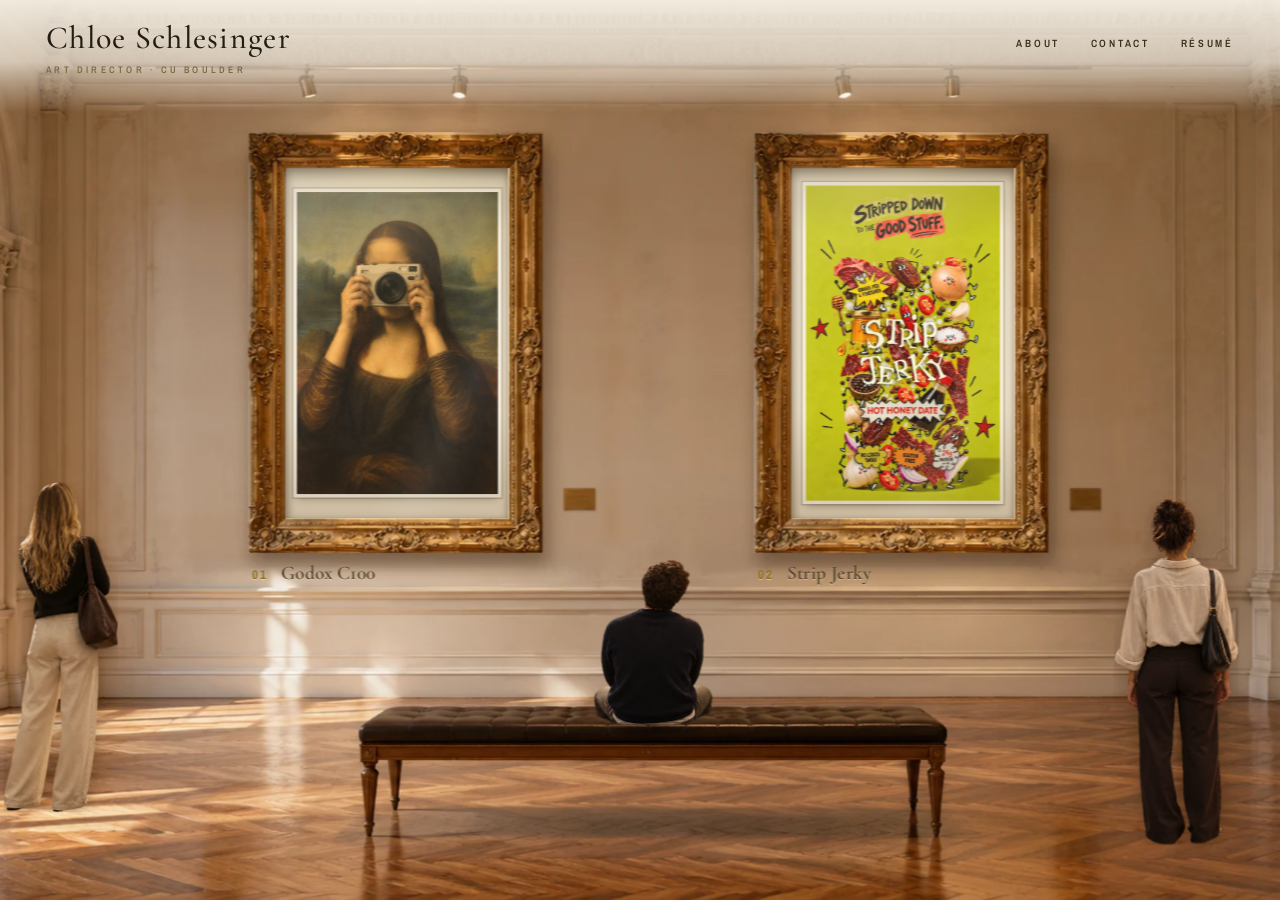
<file: index.html>
<!DOCTYPE html>
<html lang="en">
<head>
<meta charset="utf-8">
<meta name="viewport" content="width=device-width, initial-scale=1, viewport-fit=cover">
<title>Chloe Schlesinger, Art Director</title>
<meta name="description" content="Portfolio of Chloe Schlesinger, Art Director.">
<link rel="preconnect" href="https://fonts.googleapis.com">
<link rel="preconnect" href="https://fonts.gstatic.com" crossorigin>
<link href="https://fonts.googleapis.com/css2?family=Permanent+Marker&family=Archivo+Black&family=Archivo:wght@400;600;800&family=Archivo+Narrow:wght@500;700&family=Reenie+Beanie&family=Cormorant+Garamond:ital,wght@0,500;0,700;1,500&display=swap" rel="stylesheet">
<style>/* VERSION 4: graphic NYC street-poster editorial. Black, cream, cobalt, red + a little yellow. */
:root{
  --ink:#121212;--paper:#F3EDDF;--blue:#1B4DDB;--red:#E5301B;--yellow:#FFD21F;
  --f-mark:'Permanent Marker','Marker Felt',cursive;
  --f-bold:'Archivo Black','Arial Black',Impact,sans-serif;
  --f-body:'Archivo',system-ui,-apple-system,'Segoe UI',sans-serif;
  --f-narrow:'Archivo Narrow','Arial Narrow',sans-serif;
  --f-hand:'Reenie Beanie','Segoe Print',cursive;
}
*{box-sizing:border-box}
html{overflow-x:clip}
body{margin:0;background:#2a2118;color:var(--ink);font-family:var(--f-body);line-height:1.5;overflow-x:hidden}
a{color:inherit;text-decoration:none}
img,video{display:block;max-width:100%}
.skip{position:absolute;left:-999px;top:0;background:var(--ink);color:#fff;padding:.6rem 1rem;z-index:99}
.skip:focus{left:8px;top:8px}
:focus-visible{outline:3px solid var(--blue);outline-offset:3px}

/* the wall: a flat cobalt field with photocopy grain and a soft vignette. No photograph. */
.scene{position:fixed;inset:0;z-index:-3;background:radial-gradient(ellipse at 50% 40%,rgba(255,255,255,.07),transparent 60%),radial-gradient(ellipse at 50% 50%,transparent 55%,rgba(5,10,40,.45)),var(--blue)}
.scene::after{content:"";position:absolute;inset:0;background:url(scene/grain.webp) 0 0/320px 320px repeat;opacity:.5}
body.inner .scene{background:radial-gradient(ellipse at 50% 30%,rgba(255,255,255,.06),transparent 60%),radial-gradient(ellipse at 50% 50%,transparent 50%,rgba(5,10,40,.5)),#17389f}

/* ---------------- paper pieces shared by flyer and posters ---------------- */
.tape{position:absolute;z-index:6;width:15cqw;height:5.4cqw;max-width:130px;max-height:44px;min-width:70px;min-height:24px;background:linear-gradient(180deg,rgba(243,226,160,.9),rgba(232,212,140,.88));
  box-shadow:0 1px 2px rgba(0,0,0,.28);clip-path:polygon(0 8%,4% 0,8% 10%,12% 0,100% 0,96% 22%,100% 46%,95% 70%,100% 100%,10% 100%,6% 90%,3% 100%,0 86%,3% 54%,0 30%);animation:pop .4s cubic-bezier(.3,1.5,.5,1) backwards}
.tape.t1{left:-3%;top:-1.8cqw;transform:rotate(-34deg);animation-delay:.6s}.tape.t2{right:-3%;top:-1.8cqw;transform:rotate(33deg);animation-delay:.7s}
@keyframes pop{from{transform:scale(1.6) rotate(0);opacity:0}}

/* tear-off tabs */
.tabs{display:flex;gap:.9cqw;padding:0 3cqw;margin-top:-1px;position:relative}
.tab{flex:1 1 0;min-width:0;position:relative;display:block;overflow:hidden;background:var(--paper);transform-origin:50% 0;
  height:calc(var(--th,44cqw)*var(--h,1));transform:rotate(var(--r0,0deg));transition:transform .28s cubic-bezier(.2,.8,.2,1),box-shadow .28s;
  box-shadow:inset 0 .9cqw .8cqw -.8cqw rgba(20,14,8,.3),inset .15cqw 0 0 rgba(255,255,255,.5);
  animation:tabin .6s cubic-bezier(.3,1.3,.5,1) backwards;animation-delay:calc(.85s + var(--i,0)*.08s)}
@keyframes tabin{from{transform:translateY(-3cqw) rotateX(60deg);opacity:0}}
.tab::before{content:"";position:absolute;left:0;right:0;top:0;height:1.1cqw;z-index:2;opacity:.55;background:repeating-linear-gradient(90deg,rgba(20,14,8,.5) 0 .7cqw,transparent .7cqw 1.5cqw)}
.tab::after{content:"";position:absolute;right:0;bottom:0;width:46%;height:19%;background:linear-gradient(135deg,transparent 47%,rgba(20,14,8,.22) 50%,#fff 54%,#e6e0d2 100%);border-top-left-radius:60% 40%;transform-origin:100% 100%;transition:transform .3s ease}
.tab:nth-child(even)::after{width:38%;height:15%}
.tab:nth-child(3n)::after{right:auto;left:0;transform-origin:0 100%;background:linear-gradient(225deg,transparent 47%,rgba(20,14,8,.22) 50%,#fff 54%,#e6e0d2 100%);border-top-left-radius:0;border-top-right-radius:60% 40%}
.tab .n{position:absolute;top:2.6cqw;left:0;right:0;text-align:center;font:700 2.3cqw/1 var(--f-narrow);letter-spacing:.16em;color:var(--k,var(--ink))}
.tab .t{position:absolute;left:50%;top:7.6cqw;bottom:3.4cqw;writing-mode:vertical-rl;transform:translateX(-50%) rotate(180deg);
  font:700 var(--tf,4.7cqw)/1 var(--f-narrow);text-transform:uppercase;letter-spacing:.015em;color:var(--k,var(--ink));white-space:nowrap}
.tab:hover,.tab:focus-visible{transform:perspective(700px) rotateX(-9deg) rotate(3deg) translateY(-1cqw);box-shadow:inset 0 .9cqw .8cqw -.8cqw rgba(20,14,8,.3),0 2cqw 2cqw -1cqw rgba(10,4,0,.5)}
.tab:hover::after,.tab:focus-visible::after{transform:scale(1.55)}
.tab.tab-flying{animation:none;transition:none;z-index:50;pointer-events:none;box-shadow:0 3cqw 3cqw -1cqw rgba(10,4,0,.5)}
.tabs .torn-stub{position:absolute;top:0;z-index:0;background:var(--paper);box-shadow:inset 0 .8cqw .6cqw -.5cqw rgba(20,14,8,.35)}

/* ---------------- HOME: an oversized flyer pasted up on the wall ---------------- */
body.home{overflow:hidden;height:100vh;height:100dvh}
.stage.home{height:100vh;height:100dvh;display:flex;justify-content:center;align-items:flex-start;padding-top:clamp(14px,5vh,56px)}
.home .sheetwrap{--W:min(calc(100vw - 36px),calc((100dvh - 8vh)/1.5),760px);width:var(--W);container-type:inline-size;position:relative;
  filter:drop-shadow(.2cqw .35cqw .2cqw rgba(5,8,30,.55)) drop-shadow(1.6cqw 2.6cqw 2.2cqw rgba(5,8,30,.4));
  transform-origin:50% 0;animation:slap .85s cubic-bezier(.2,.9,.25,1) both}
@keyframes slap{0%{transform:translateY(-20px) rotate(-1.6deg);opacity:0}45%{opacity:1}70%{transform:translateY(2px) rotate(.4deg)}100%{transform:none}}
/* two paste-up layers behind the flyer give it depth: found black paper, a yellow offcut */
.back{position:absolute;z-index:0;display:block}
.b-black{left:-9cqw;right:-6cqw;top:6cqw;height:92cqw;background:var(--ink);transform:rotate(2.6deg);transform-origin:50% 0;
  clip-path:polygon(0 1%,18% 0,46% 1.4%,74% 0,100% .8%,99% 40%,100% 74%,98.6% 100%,70% 98.6%,36% 100%,8% 98.8%,0 100%,1.2% 56%)}
.b-yellow{left:-13cqw;top:-3cqw;width:56cqw;height:74cqw;background:var(--yellow);transform:rotate(-5.4deg);transform-origin:50% 0;
  clip-path:polygon(0 0,100% 1.4%,98.6% 38%,100% 100%,60% 98%,26% 100%,1.4% 99%,0 52%)}
.sheet{position:relative;z-index:1;background:var(--sheetbg,var(--paper));aspect-ratio:100/106;padding:7.5cqw 8cqw 0;display:flex;flex-direction:column;
  clip-path:polygon(0 .3%,12% 0,34% .35%,58% 0,82% .3%,100% 0,99.7% 34%,100% 66%,99.8% 100%,0 100%,.25% 62%,0 30%)}
.sheet::before{content:"";position:absolute;inset:0;pointer-events:none;z-index:1;opacity:.5;background:url(scene/wrinkle.webp) 0 0/100% 100% no-repeat,url(scene/paper.webp) 0 0/1000px 1000px repeat}
.sheet::after{content:"";position:absolute;inset:0;pointer-events:none;z-index:1;
  background:linear-gradient(180deg,rgba(255,255,255,.35),transparent 12%),linear-gradient(0deg,rgba(120,90,50,.09),transparent 14%);
  box-shadow:inset 1px 1px 0 rgba(255,255,255,.7),inset -1px 0 0 rgba(60,40,20,.25)}
.sheet>*{position:relative;z-index:2}
.tabs{z-index:2}
.home h1{margin:0;font-weight:400;display:block}
/* name: giant black grotesk with a cobalt off-register ghost, then a red marker surname, then a quiet black label */
.h-first{display:block;font:400 21.5cqw/.82 var(--f-bold);letter-spacing:-.045em;color:var(--ink);text-shadow:.8cqw .7cqw 0 rgba(27,77,219,.78);transform:rotate(-1.2deg);transform-origin:0 100%;margin-left:-.6cqw}
.h-last{display:block;margin-top:4.2cqw;font:400 10.6cqw/1.05 var(--f-mark);letter-spacing:-.005em;color:var(--red);transform:rotate(-1.8deg);transform-origin:0 50%;white-space:nowrap;filter:url(#rough)}
.h-role{display:block;margin-top:3.2cqw;transform:rotate(-.9deg);white-space:nowrap}
.h-role span{display:inline-block;background:var(--ink);color:var(--paper);font:700 5.4cqw/1 var(--f-narrow);letter-spacing:.3em;padding:1.7cqw 2.6cqw 1.5cqw 3cqw;
  clip-path:polygon(0 8%,6% 0,24% 5%,52% 0,80% 6%,100% 0,98.6% 50%,100% 100%,78% 94%,50% 100%,24% 95%,6% 100%,0 92%,1.4% 50%)}
.invite{margin:auto 0 0;font:400 13.4cqw/.92 var(--f-hand);color:var(--ink);transform:rotate(-1.6deg);white-space:nowrap}
.invite span{color:var(--red);display:inline-block;background:linear-gradient(transparent 52%,var(--yellow) 52% 92%,transparent 92%);padding:0 1.2cqw;margin-left:-1.2cqw}
.credit{margin:4.6cqw 0 5.4cqw;font:600 2.5cqw/1.4 var(--f-body);text-transform:uppercase;letter-spacing:.12em;color:#2b2a27;max-width:78cqw}
.credit b{font-weight:800;color:var(--blue)}
.home .tab{--th:42cqw}
.foot{text-align:center;font:600 12px var(--f-narrow);letter-spacing:.18em;text-transform:uppercase;color:#f3eddf;text-shadow:0 1px 5px rgba(5,8,30,.9);padding:0 16px 40px}

/* ---------------- INNER PAGES: a poster unfolds over the street ---------------- */
.topnav{display:flex;flex-wrap:wrap;justify-content:center;gap:6px 6px;padding:16px 12px;position:absolute;top:0;left:0;right:0;z-index:8}
.topnav a{font:700 12.5px/1 var(--f-narrow);letter-spacing:.14em;text-transform:uppercase;background:var(--paper);color:var(--ink);padding:8px 12px 7px;
  box-shadow:0 2px 6px rgba(0,0,0,.45);transition:transform .2s ease;animation:navin .5s cubic-bezier(.3,1.4,.5,1) backwards;animation-delay:calc(.12s + var(--i,0)*.05s)}
@keyframes navin{from{opacity:0;transform:translateY(-22px) rotate(-5deg)}}
.topnav a:nth-child(odd){transform:rotate(-.8deg)}.topnav a:nth-child(even){transform:rotate(.7deg)}
.topnav a:hover{transform:translateY(-3px) rotate(0)}
.topnav a.cover{background:var(--yellow)}
.topnav a[aria-current=page]{background:var(--ink);color:var(--paper)}
.poster-wrap{perspective:1800px;padding:clamp(76px,9vw,104px) 16px clamp(50px,8vw,100px)}
.poster{position:relative;max-width:1080px;margin:0 auto;container-type:inline-size;transform-origin:50% 0;animation:unfold 1.05s cubic-bezier(.22,.8,.22,1) both}
@keyframes unfold{0%{transform:rotateX(-82deg) scaleY(.5);opacity:0}30%{opacity:1}68%{transform:rotateX(7deg)}84%{transform:rotateX(-2deg)}100%{transform:none}}
.paper{position:relative;background:var(--paper);padding:clamp(34px,6.4cqw,76px) clamp(20px,6.4cqw,84px) clamp(44px,7cqw,90px);
  box-shadow:0 1px 1px rgba(0,0,0,.5),0 10px 24px rgba(5,3,0,.45),0 34px 70px rgba(5,3,0,.35)}
.paper::before{content:"";position:absolute;inset:0;pointer-events:none;opacity:.5;background:url(scene/paper.webp) 0 0/1000px 1000px repeat}
/* fold marks from where the poster was folded to be carried */
.paper::after{content:"";position:absolute;left:0;right:0;top:0;height:min(100%,2600px);pointer-events:none;
  background:linear-gradient(180deg,transparent 0 24.8%,rgba(20,14,8,.07) 25%,rgba(255,255,255,.55) 25.2%,transparent 25.9%,transparent 0 49.8%,rgba(20,14,8,.07) 50%,rgba(255,255,255,.55) 50.2%,transparent 50.9%,transparent 0 74.8%,rgba(20,14,8,.07) 75%,rgba(255,255,255,.55) 75.2%,transparent 75.9%)}
.paper>*{position:relative;z-index:1}
.poster .tape{top:-1cqw;width:11cqw;height:4cqw}
.poster .tabs{--th:24cqw;--tf:2.7cqw;padding:0 2.2cqw;gap:.8cqw;filter:drop-shadow(0 .5cqw .4cqw rgba(8,3,0,.45)) drop-shadow(0 2cqw 2.4cqw rgba(8,3,0,.35))}
.poster .tab .n{font-size:1.45cqw;top:1.4cqw}
.poster .tab .t{top:4.6cqw;bottom:2cqw}
.poster .tab{box-shadow:inset 0 .6cqw .5cqw -.5cqw rgba(20,14,8,.3)}

.hero{position:relative;padding-bottom:clamp(6px,2cqw,24px)}
.torn{display:inline-flex;align-items:center;gap:.7em;background:var(--yellow);color:var(--ink);font:700 clamp(12px,1.35cqw,15px)/1 var(--f-narrow);letter-spacing:.18em;text-transform:uppercase;padding:9px 15px 11px;transform:rotate(-1.5deg);
  clip-path:polygon(0 0,100% 0,100% 82%,92% 100%,78% 88%,60% 100%,42% 90%,24% 100%,8% 88%,0 98%)}
.torn b{color:var(--red)}
.hero h1{margin:.28em 0 0;font:400 clamp(58px,15.5cqw,200px)/.88 var(--f-bold);letter-spacing:-.028em;text-transform:uppercase}
.hero h1 span{display:block}
.badge{display:inline-block;margin-top:clamp(10px,1.6cqw,20px);background:var(--ink);color:var(--paper);font:700 clamp(12px,1.35cqw,15px)/1 var(--f-narrow);letter-spacing:.2em;text-transform:uppercase;padding:8px 13px 7px;transform:rotate(-2.5deg)}
.idea{margin:clamp(18px,3cqw,36px) 0 0;font:400 clamp(23px,4.3cqw,52px)/1.28 var(--f-mark);max-width:19em;transform:rotate(-.8deg);transform-origin:0 50%}
.idea span{background:linear-gradient(transparent 56%,var(--yellow) 56% 94%,transparent 94%);-webkit-box-decoration-break:clone;box-decoration-break:clone;padding:0 .12em}
.sub{font-size:clamp(15px,1.6cqw,19px);line-height:1.6;margin:1.2em 0 0;max-width:34em;color:#2a2a28}
.section{margin-top:clamp(40px,7cqw,92px)}
.lead{margin-top:clamp(26px,5cqw,64px)}
.cap{display:flex;align-items:center;gap:14px;margin:0 0 clamp(14px,2cqw,24px);font:700 13px/1 var(--f-narrow);letter-spacing:.22em;text-transform:uppercase}
.cap b{color:var(--blue)}
.cap::after{content:"";flex:1;border-top:1.5px dashed rgba(20,14,8,.42)}
.bigfig{margin:0 auto;max-width:960px}
.bigfig.bill{max-width:1100px}
.bigfig img,.bigfig video,.jg img,.jg video{width:100%;height:auto;box-shadow:0 1px 2px rgba(20,14,8,.25),0 8px 22px rgba(20,14,8,.16)}
.jg{display:flex;flex-wrap:wrap;gap:clamp(14px,2.2cqw,28px);justify-content:center;align-items:flex-start}
.jg figure{margin:0;flex:calc(var(--r)*1) 1 calc(var(--r)*var(--h));max-width:calc(var(--r)*var(--mh))}
.jg figcaption{font:400 clamp(22px,2.6cqw,30px)/1.05 var(--f-hand);margin-top:12px;color:var(--ink);transform:rotate(-.8deg)}
.jg figure:nth-child(even) figcaption{transform:rotate(.8deg)}
.ph{aspect-ratio:var(--r);border:2px dashed rgba(20,14,8,.4);display:flex;align-items:center;justify-content:center;text-align:center;padding:1rem;background:rgba(0,0,0,.03);font-size:14px}
.ph b{display:block;font-size:1.1em}
.nextrow{margin-top:clamp(56px,9cqw,120px)}
.nextrow .cap{margin-bottom:10px}
.next{display:inline-block;font:400 clamp(38px,10cqw,128px)/.95 var(--f-bold);letter-spacing:-.025em;text-transform:uppercase;border-bottom:.09em solid var(--red);padding-bottom:.04em;transition:color .2s ease}
.next span{display:inline-block;transition:transform .25s ease}
.next:hover{color:var(--red)}.next:hover span{transform:translateX(.12em)}

/* about + contact */
.about-hero .hi{margin:.1em 0 0;font:400 clamp(110px,26cqw,320px)/.84 var(--f-mark);color:var(--blue);transform:rotate(-3deg);transform-origin:0 100%;filter:url(#roughbig);text-transform:none;letter-spacing:0}
.about-top{display:grid;grid-template-columns:minmax(0,1.25fr) minmax(0,.75fr);gap:clamp(24px,5cqw,70px);align-items:start}
.bio h2{font:400 clamp(26px,4.6cqw,54px)/1 var(--f-bold);text-transform:uppercase;letter-spacing:-.02em;margin:0 0 .6em}
.bio p{font-size:clamp(16px,1.9cqw,21px);line-height:1.65;margin:0 0 1.1em;max-width:34em}
.snap{position:relative;margin:0;background:#fff;padding:clamp(6px,1cqw,12px);box-shadow:0 1px 2px rgba(20,14,8,.3),0 12px 26px rgba(20,14,8,.22)}
.snap img{width:100%;height:auto}
.snap::before{content:"";position:absolute;top:-1.6cqw;left:50%;width:min(34%,110px);height:2.8cqw;min-height:20px;transform:translateX(-50%) rotate(-3deg);background:rgba(236,224,164,.75);box-shadow:0 1px 3px rgba(20,14,8,.2);z-index:2}
.snap.s1{transform:rotate(1.6deg)}.snap.s2{transform:rotate(-1.8deg)}.snap.s3{transform:rotate(1deg)}.snap.s2::before{transform:translateX(-50%) rotate(4deg)}
.pics{display:grid;grid-template-columns:repeat(auto-fit,minmax(min(100%,210px),1fr));gap:clamp(22px,3.6cqw,48px);margin-top:clamp(40px,7cqw,90px)}
.contact{margin-top:clamp(56px,10cqw,130px)}
.say{margin:0;font-weight:400}
.say span{display:block;font:400 clamp(66px,19cqw,240px)/.86 var(--f-bold);letter-spacing:-.035em}
.say span+span{color:var(--red);margin-left:.4em}
.contact-links{list-style:none;margin:clamp(22px,4cqw,48px) 0 0;padding:0;display:flex;flex-direction:column;gap:clamp(6px,1cqw,12px)}
.contact-links a{display:inline-block;font:800 clamp(20px,4.2cqw,48px)/1.15 var(--f-body);letter-spacing:-.02em;text-decoration:underline;text-decoration-thickness:.07em;text-underline-offset:.16em;text-decoration-color:var(--blue);word-break:break-word;transition:transform .22s ease,color .2s}
.contact-links a:hover{color:var(--blue);transform:translateX(.3em)}
.resume{display:inline-block;margin-top:clamp(26px,4cqw,50px);background:var(--blue);color:#fff;padding:.5em 1.3em .55em;transform:rotate(-1.6deg);transition:transform .22s ease;
  clip-path:polygon(0 4%,6% 0,24% 3%,50% 0,78% 4%,100% 0,99% 50%,100% 97%,82% 100%,56% 96%,30% 100%,8% 97%,0 100%,1% 48%)}
.resume span{display:block;font:400 clamp(26px,4.2cqw,46px)/1.05 var(--f-mark)}
.resume small{display:block;font:700 12px/1 var(--f-narrow);letter-spacing:.2em;text-transform:uppercase;margin-top:.5em;opacity:.9}
.resume:hover{transform:rotate(0)}

/* soft reveal for pictures */
.js .rv{opacity:0;transform:translateY(22px);transition:opacity .7s ease,transform .7s cubic-bezier(.2,.8,.2,1)}
.js .rv.in{opacity:1;transform:none}

@media (max-width:760px){
  .home .sheetwrap{--W:min(calc(100vw - 40px),calc((100dvh - 8vh)/1.6))}
  .b-black{left:-5cqw;right:-3cqw}.b-yellow{left:-6cqw}
  .stage.home{padding-top:clamp(12px,4vh,40px)}
  .topnav{gap:5px;padding:12px 8px}
  .topnav a{font-size:11.5px;padding:7px 9px 6px}
  .poster-wrap{padding-top:clamp(96px,26vw,118px);padding-left:10px;padding-right:10px}
  .poster .tabs{--th:64cqw;--tf:5.5cqw;padding:0 1.6cqw;gap:1cqw}
  .poster .tab .n{font-size:3.2cqw;top:3cqw}.poster .tab .t{top:10cqw;bottom:3.6cqw}
  .about-top{grid-template-columns:1fr}
  .portrait{max-width:300px;margin:12px auto 0}
}
@media (prefers-reduced-motion:reduce){
  .tab,.topnav a,.next,.next span,.resume,.contact-links a{transition:none}
  .js .rv{opacity:1;transform:none;transition:none}
  .sheetwrap,.poster,.tape,.tab,.topnav a{animation:none!important}
}
/* VERSION 5: illustrated art gallery. Off-white wall, gold frames, a wooden bench, visitors seen from behind. */
body.g{--ink:#1d1a16;--paper:#fbfaf6;--blue:#8a6a1c;--red:#7a2a22;--yellow:#e6c25c;
  --gold:linear-gradient(135deg,#f6dd83 0%,#b98a2e 22%,#fbeaa4 38%,#8f6516 58%,#e8c35c 78%,#a97a22 100%);
  --f-serif:'Cormorant Garamond','Cormorant',Georgia,'Times New Roman',serif;background:#efe9de}
body.g .scene{background:radial-gradient(ellipse at 50% 12%,#fffdf8,#ece5d8 75%);}
body.g .scene::after{display:none}
body.g .tape,body.g .staple{display:none}

/* ---------------- HOME ---------------- */
body.g.home{overflow:hidden}
.gallery{position:fixed;inset:0;overflow:hidden;--rw:min(100vw,177.78dvh);--wall:#efe9de;
  background:
    linear-gradient(180deg,rgba(0,0,0,.07),transparent 9%),
    radial-gradient(ellipse 60% 55% at 50% 38%,rgba(255,252,243,.9),transparent 70%),var(--wall)}
.gallery .floor{position:absolute;left:0;right:0;bottom:0;height:calc(var(--rw)*.5625*.289);
  background:
    linear-gradient(180deg,rgba(60,35,10,.38),rgba(60,35,10,0) 14%),
    repeating-linear-gradient(90deg,rgba(70,40,12,.16) 0 1px,transparent 1px calc(var(--rw)*.062)),
    linear-gradient(180deg,#c7a173,#a57b4f);box-shadow:0 -3px 0 #f6f1e7,0 -4px 0 rgba(0,0,0,.12)}
.room{position:absolute;bottom:0;left:0;right:0;margin:0 auto;width:var(--rw);aspect-ratio:16/9;container-type:size}
.room>*{position:absolute}

.vinyl{margin:0;left:0;right:0;top:2.8%;text-align:center;font:600 3.1cqw/1 var(--f-serif);letter-spacing:.06em;color:#2a241b}
.vinyl span{display:block}
.vinyl small{display:block;margin-top:.9cqw;font:600 .95cqw var(--f-narrow);letter-spacing:.34em;text-transform:uppercase;color:#7b6a45}

.frame{display:block;--ph:22.5cqw;--pad:4.8cqw;width:calc(var(--ph)*var(--r) + var(--pad));translate:-50% 0;top:17%;transition:transform .45s cubic-bezier(.2,.8,.2,1)}
.frame.f1{left:33%}.frame.f2{left:67%}
.frame .gold{position:relative;display:block;padding:1.3cqw;background:var(--gold);
  box-shadow:inset 0 0 0 .2cqw rgba(255,244,180,.95),inset 0 0 0 .55cqw #8a5f14,inset 0 0 .9cqw .45cqw rgba(70,40,0,.55),0 .3cqw .8cqw rgba(40,25,5,.4),0 1.6cqw 2.6cqw -.8cqw rgba(40,25,5,.45);transition:box-shadow .4s}
.frame .gold::before{content:"";position:absolute;inset:0;padding:1.3cqw;pointer-events:none;
  background:radial-gradient(circle,rgba(110,70,8,.65) 0 .16cqw,transparent .2cqw) 0 0/.85cqw .85cqw;
  -webkit-mask:linear-gradient(#000 0 0) content-box exclude,linear-gradient(#000 0 0);-webkit-mask-composite:xor;
  mask:linear-gradient(#000 0 0) content-box exclude,linear-gradient(#000 0 0);mask-composite:exclude;opacity:.8}
.frame .gold::after{content:"";position:absolute;inset:-.2cqw;pointer-events:none;
  background:
   radial-gradient(circle,#fff6c4 0 .38cqw,#a8761c .45cqw .75cqw,#6d4709 .8cqw 1cqw,transparent 1.05cqw) 0 0/2.2cqw 2.2cqw no-repeat,
   radial-gradient(circle,#fff6c4 0 .38cqw,#a8761c .45cqw .75cqw,#6d4709 .8cqw 1cqw,transparent 1.05cqw) 100% 0/2.2cqw 2.2cqw no-repeat,
   radial-gradient(circle,#fff6c4 0 .38cqw,#a8761c .45cqw .75cqw,#6d4709 .8cqw 1cqw,transparent 1.05cqw) 0 100%/2.2cqw 2.2cqw no-repeat,
   radial-gradient(circle,#fff6c4 0 .38cqw,#a8761c .45cqw .75cqw,#6d4709 .8cqw 1cqw,transparent 1.05cqw) 100% 100%/2.2cqw 2.2cqw no-repeat}
.frame .mat{display:block;padding:1.1cqw;background:#f8f4ea;box-shadow:inset 0 .25cqw .7cqw rgba(0,0,0,.4),0 0 0 .18cqw #7a5410}
.frame .mat picture{display:block}.frame .mat img{display:block;width:calc(var(--ph)*var(--r));height:var(--ph);max-width:none;object-fit:cover}
.frame .mat img{box-shadow:0 0 0 .12cqw rgba(0,0,0,.4)}
.frame .lamp{position:absolute;left:50%;top:-2.7cqw;width:9cqw;height:.8cqw;margin-left:-4.5cqw;border-radius:.4cqw;background:linear-gradient(180deg,#e7c670,#8c6212);box-shadow:0 .3cqw .6cqw rgba(0,0,0,.35);pointer-events:none}
.frame .lamp::before{content:"";position:absolute;left:50%;top:.7cqw;width:.35cqw;height:1.2cqw;margin-left:-.17cqw;background:#8c6212}
.frame .lamp::after{content:"";position:absolute;left:50%;top:.5cqw;width:46cqw;height:30cqw;margin-left:-23cqw;z-index:-1;pointer-events:none;
  background:radial-gradient(ellipse 50% 62% at 50% 0,rgba(255,240,190,.62),rgba(255,240,190,.18) 55%,transparent 75%)}
.frame .label{display:block;margin-top:1.1cqw;padding-left:.2cqw;font:600 1.45cqw/1.15 var(--f-serif);color:#2a241b;letter-spacing:.02em}
.frame .label b{font:700 1cqw var(--f-narrow);letter-spacing:.2em;color:#8a6a1c;margin-right:.5cqw}
.frame .label small{display:none;margin-top:.35cqw;font:italic 500 1.15cqw/1.25 var(--f-serif);color:#6a5d45}
.frame:hover,.frame:focus-visible{transform:translateY(-.5cqw);outline:none}
.frame:hover .gold,.frame:focus-visible .gold{box-shadow:inset 0 0 0 .2cqw rgba(255,244,180,.95),inset 0 0 0 .55cqw #8a5f14,inset 0 0 .9cqw .45cqw rgba(70,40,0,.5),0 0 3cqw .8cqw rgba(255,214,110,.75),0 2cqw 3cqw -.8cqw rgba(40,25,5,.45)}
.frame:focus-visible .label{text-decoration:underline}

.plaques{left:45.5%;width:9%;top:30%;display:flex;flex-direction:column;gap:.8cqw}
.plaque{display:block;text-align:center;padding:.75cqw .4cqw .65cqw;font:700 .95cqw/1 var(--f-narrow);letter-spacing:.2em;text-transform:uppercase;color:#3a2f1a;
  background:linear-gradient(180deg,#fbf8f0,#efe7d4);border:.12cqw solid #b4893a;box-shadow:inset 0 0 0 .16cqw #fbf8f0,0 .25cqw .6cqw rgba(40,25,5,.3);transition:background .3s,color .3s,transform .3s}
.plaque:hover,.plaque:focus-visible{background:var(--gold);color:#241a06;transform:translateY(-.2cqw);outline:none}

.rug{left:28%;width:44%;top:81%;height:12%;border-radius:50%;background:radial-gradient(ellipse,rgba(110,45,35,.34),rgba(110,45,35,.2) 60%,transparent 72%)}
.bench{position:static}
.bench i{position:absolute;display:block}
.bench .top{left:36%;width:28%;top:75%;height:1.4cqw;background:linear-gradient(180deg,#d6aa72,#b98a52);border-radius:.3cqw .3cqw 0 0;z-index:3;box-shadow:0 -.2cqw 0 rgba(255,235,190,.5)}
.bench .front{left:36%;width:28%;top:calc(75% + 1.4cqw);height:2.3cqw;background:linear-gradient(180deg,#a8763c,#8a5b2a);z-index:5;box-shadow:0 .6cqw .9cqw rgba(30,15,0,.35),inset 0 .15cqw 0 rgba(255,225,170,.35)}
.bench .lg{width:1.3cqw;top:calc(75% + 3.7cqw);height:6.2cqw;background:linear-gradient(90deg,#7b5126,#946236);z-index:3;border-radius:0 0 .2cqw .2cqw}
.bench .lg.a{left:37.4%}.bench .lg.b{left:61.3%}
.bench .lg.c,.bench .lg.d{display:none}
.hint{left:0;right:0;bottom:2.2%;text-align:center;font:italic 500 1.35cqw var(--f-serif);color:#f9efd8;text-shadow:0 1px 3px rgba(40,20,0,.55);letter-spacing:.04em;margin:0;pointer-events:none}

/* visitors, drawn from behind */
.vis{left:0;top:0;width:8cqw;transform-origin:50% 100%;will-change:transform;pointer-events:auto;cursor:grab;touch-action:none;user-select:none;-webkit-user-select:none;opacity:0}
.vis.drag{cursor:grabbing}.vis.drag svg{filter:drop-shadow(0 .6cqw .6cqw rgba(30,15,0,.35))}
.vis.on{opacity:1}
.vis svg{display:block;width:100%;height:auto;overflow:visible}
.vis .skin{fill:var(--skin)}.vis .hair{fill:var(--hair)}.vis .top{fill:var(--top)}.vis .top.dk{fill:var(--top2)}.vis .hood{fill:var(--top2)}
.vis .pants{fill:var(--pants)}.vis .shoe{fill:#f4f1ea}.vis .bag{fill:var(--bag)}.vis .bagstrap{fill:var(--bag);opacity:.9}
.vis::before{content:"";position:absolute;left:-6%;right:-6%;bottom:-2.5%;height:6%;background:radial-gradient(ellipse,rgba(30,15,0,.35),transparent 70%);transition:opacity .5s}
.vis.sit::before{opacity:0}
.vis.w1{--hair:#e0be7a;--top:#9a9da4;--top2:#7e8188;--pants:#2c303b;--bag:#cf3a2d;--skin:#eac0a2;z-index:6}
.vis.w2{--hair:#2b2119;--top:#25405e;--top2:#1a2e45;--pants:#4d3d2b;--bag:transparent;--skin:#b98563;z-index:2}
.vis.w3{--hair:#7a3519;--top:#b8403c;--top2:#8f2f2d;--pants:#262a33;--bag:transparent;--skin:#f1caa9;z-index:2}
.vis.w1.sit{z-index:4}
.vis.w2 .bag,.vis.w2 .bagstrap,.vis.w3 .bag,.vis.w3 .bagstrap{display:none}
.vis .legs{transform-origin:50% 54%;transition:transform .8s ease,opacity .5s}
.vis.sit .legs{transform:scaleY(.12) translateY(-4px);opacity:0}
.vis .leg,.vis .arm,.vis .body,.vis .head{transform-box:fill-box}
.vis .head{transform-origin:50% 90%;transition:transform 1s ease}
.vis .leg{transform-origin:50% 0}
.vis.walk .leg.l{animation:stepL .78s ease-in-out infinite}
.vis.walk .leg.r{animation:stepL .78s ease-in-out infinite -.39s}
@keyframes stepL{0%,100%{transform:translateY(0) scaleY(1)}50%{transform:translateY(-14px) scaleY(.9)}}
.vis.walk .arm.l{animation:swing .78s ease-in-out infinite;transform-origin:50% 8%}
.vis.walk .arm.r{animation:swing .78s ease-in-out infinite -.39s;transform-origin:50% 8%}
@keyframes swing{0%,100%{transform:rotate(5deg)}50%{transform:rotate(-5deg)}}
.vis.walk .body,.vis.walk .head{animation:bob .39s ease-in-out infinite}
@keyframes bob{0%,100%{transform:translateY(0)}50%{transform:translateY(-3px)}}
/* looking up at the frames */
.vis.look .head{animation:gaze 15s ease-in-out infinite}
@keyframes gaze{0%,100%{transform:translate(0,0) rotate(0)}8%,22%{transform:translate(-4px,-3px) rotate(-3deg) scaleY(1.04)}34%{transform:translate(0,-1px)}52%,66%{transform:translate(4px,-3px) rotate(3deg) scaleY(1.04)}80%{transform:translate(0,-4px) scaleY(1.06)}}
.room[data-look="0"] .vis.w1.look .head{animation:none;transform:translate(-4px,-3px) rotate(-3deg) scaleY(1.05)}
.room[data-look="1"] .vis.w1.look .head{animation:none;transform:translate(4px,-3px) rotate(3deg) scaleY(1.05)}

/* ---------------- INNER PAGES ---------------- */
body.g.inner{color:var(--ink)}
body.g .topnav a{transform:none;background:linear-gradient(180deg,#fbf8f0,#efe7d4);color:#3a2f1a;border:1px solid #b4893a;border-radius:0;font:700 12px/1 var(--f-narrow);letter-spacing:.2em;box-shadow:inset 0 0 0 2px #fbf8f0,0 2px 6px rgba(40,25,5,.22)}
body.g .topnav a:hover,body.g .topnav a:focus-visible{background:var(--gold);color:#241a06;transform:translateY(-2px)}
body.g .topnav a.cover{background:linear-gradient(180deg,#fbf8f0,#efe7d4)}
body.g .topnav a[aria-current=page]{background:var(--gold);color:#241a06}
body.g .poster-wrap{padding-inline:clamp(26px,5vw,60px)}
body.g .poster{animation:none}
body.g .poster::before{content:"";position:absolute;inset:-2.8cqw;background:var(--gold);z-index:0;
  box-shadow:inset 0 0 0 .3cqw rgba(255,244,180,.95),inset 0 0 0 .7cqw #8a5f14,inset 0 0 1.2cqw .5cqw rgba(70,40,0,.5),0 1cqw 2cqw rgba(40,25,5,.3),0 3cqw 6cqw -1cqw rgba(40,25,5,.35)}
body.g .paper{z-index:1;box-shadow:0 0 0 1.3cqw #f8f4ea,0 0 0 1.5cqw #7a5410,inset 0 0 1.6cqw rgba(60,40,10,.12)}
body.g .paper::after{display:none}
body.g .paper::before{opacity:.25}
body.g .foot{color:#6a5d45;text-shadow:none}
body.g .poster .tape{display:none}
@media (max-width:760px){body.g .poster::before{inset:-3.4cqw}}

/* ---------------- PHONE: a tall room, frames stacked ---------------- */
@media (max-width:760px),(max-aspect-ratio:4/5){
  .gallery{--rw:100vw}
  .gallery .floor{height:34%}
  .room{aspect-ratio:auto;height:100dvh;width:100vw}
  .vinyl{top:2.6%;font-size:8cqw}.vinyl small{font-size:2.7cqw;margin-top:2cqw}
  .frame{--ph:50cqw;--pad:8cqw;top:24%}
  .frame.f1{left:26%}.frame.f2{left:74%}
  .frame .gold{padding:2.2cqw}.frame .gold::before{padding:2.2cqw;background-size:1.8cqw 1.8cqw;background-image:radial-gradient(circle,rgba(110,70,8,.65) 0 .35cqw,transparent .45cqw)}
  .frame .gold::after{background-size:4.4cqw 4.4cqw}
  .frame .mat{padding:1.8cqw}
  .frame .lamp{top:-4.4cqw;width:16cqw;height:1.8cqw;margin-left:-8cqw}
  .frame .lamp::after{width:80cqw;height:50cqw;margin-left:-40cqw}
  .frame .label{font-size:max(14px,3.8cqw);margin-top:2.4cqw}.frame .label b{font-size:max(10px,2.8cqw)}.frame .label small{display:none}
  .plaques{left:10%;width:80%;top:14%;flex-direction:row;gap:2cqw}
  .plaque{flex:1;font-size:max(11px,3cqw);padding:2.6cqw 1cqw;border-width:1px}
  .bench .top{left:20%;width:60%;top:76%;height:3cqw}
  .bench .front{left:20%;width:60%;top:calc(76% + 3cqw);height:5cqw}
  .bench .lg{top:calc(76% + 8cqw);height:12cqw;width:3cqw}.bench .lg.a{left:23%}.bench .lg.b{left:73%}
  .rug{left:8%;width:84%;top:85%;height:9%}
  .vis{width:15cqw}
  .hint{font-size:4cqw;bottom:1.5%}
}
@media (prefers-reduced-motion:reduce){.vis *{animation:none!important}}
/* VERSION 6: a photographed museum. The campaigns are hung inside the photo's own gold frames. */
body.museum-page{background:#d9c9ac;overflow:hidden}
body.museum-page .scene{display:none}
.museum{position:fixed;inset:0;overflow:hidden;background:#cdb690}
.pan{position:absolute;inset:0;overflow:hidden}
.stage{position:absolute;left:50%;top:50%;translate:-50% -50%;width:max(100vw,calc(100dvh*1.7767));aspect-ratio:1672/941;container-type:inline-size;
  transition:transform 1.1s cubic-bezier(.2,.7,.2,1);will-change:transform}
.shot{position:absolute;inset:0;width:100%;height:100%;display:block;user-select:none;-webkit-user-drag:none}
.stage>*{position:absolute}.stage>.shot{position:absolute}

/* the campaign, mounted on a cream mat inside the photographed opening */
.museum .stage .frame{display:block;outline:none;cursor:pointer;translate:none;transform:none;--ph:initial}
.museum .stage .frame:hover,.museum .stage .frame:focus-visible{transform:none}
.frame .art{position:absolute;overflow:hidden;background:linear-gradient(180deg,#e6d9c1,#efe5d0 60%,#e9dcc4);
  box-shadow:inset 0 .55cqw .75cqw -.2cqw rgba(38,21,4,.62),inset .3cqw 0 .5cqw -.2cqw rgba(38,21,4,.38),inset -.15cqw 0 .3cqw -.1cqw rgba(38,21,4,.25)}
.frame .art picture{position:absolute;left:50%;top:50%;width:var(--pw,90%);aspect-ratio:var(--r);translate:-50% -50%;display:block;
  box-shadow:0 0 0 .22cqw #f7f1e4,0 0 0 .3cqw rgba(60,40,15,.28),0 .25cqw .5cqw rgba(30,15,0,.45)}
.frame .art img{display:block;width:100%;height:100%;object-fit:cover}
/* light falling on the print: spotlight from above, warm tint, a faint glass sheen, soft falloff at the bottom */
.frame .art .lit{position:absolute;inset:0;pointer-events:none;
  background:
   linear-gradient(115deg,rgba(255,255,255,.17) 0,rgba(255,255,255,.04) 26%,transparent 38%,transparent 62%,rgba(255,255,255,.07) 74%,transparent 86%),
   radial-gradient(ellipse 85% 65% at 50% -6%,rgba(255,238,196,.34),transparent 72%),
   linear-gradient(180deg,rgba(40,22,4,.16),transparent 18%,transparent 70%,rgba(60,35,10,.18)),
   linear-gradient(rgba(255,226,172,.10),rgba(255,226,172,.10))}
.frame .glow{inset:-3%;left:-3%;top:-6%;width:106%;height:112%;pointer-events:none;opacity:0;transition:opacity .7s ease;
  background:radial-gradient(ellipse 60% 50% at 50% 0,rgba(255,232,178,.55),rgba(255,226,160,.16) 55%,transparent 75%);mix-blend-mode:screen}
.frame:hover .glow,.frame:focus-visible .glow{opacity:1}
.frame:focus-visible::after{content:"";position:absolute;inset:-1%;border:2px solid #fff6dc;border-radius:2px;box-shadow:0 0 0 2px rgba(120,80,20,.7)}

/* exhibition labels on the wall under each frame */
.wl{margin:0;font:600 1.2cqw/1.15 'Cormorant Garamond',Georgia,serif;color:#4a3a22;letter-spacing:.02em;pointer-events:none;text-shadow:0 1px 0 rgba(255,250,238,.5)}
.wl b{font:700 .78cqw 'Archivo Narrow','Archivo',sans-serif;letter-spacing:.22em;color:#8a6a1c;margin-right:.45cqw}
.wl small{display:none;margin-top:.25cqw;font:italic 500 1cqw/1.25 'Cormorant Garamond',Georgia,serif;color:#6d5c40}

/* name + navigation in the header, light enough to leave the cornice and artwork alone */
.mast{position:fixed;left:0;right:0;top:0;z-index:5;display:flex;align-items:flex-start;justify-content:space-between;gap:20px;
  padding:calc(22px + env(safe-area-inset-top)) clamp(18px,3.6vw,56px) 36px;background:linear-gradient(180deg,rgba(248,243,232,.94),rgba(248,243,232,.7) 55%,rgba(248,243,232,0))}
.mast h1{margin:0;font-weight:500}
.mast .nm{display:block;font:500 clamp(26px,2.5vw,38px)/1 'Cormorant Garamond',Georgia,serif;letter-spacing:.04em;color:#241d12}
.mast small{display:block;margin-top:9px;font:600 clamp(9.5px,.72vw,11px) 'Archivo Narrow','Archivo',sans-serif;letter-spacing:.34em;text-transform:uppercase;color:#7b6a45}
.mast nav{display:flex;gap:clamp(18px,2.4vw,38px);padding-top:6px}
.mast nav a{font:600 clamp(10.5px,.82vw,12.5px) 'Archivo Narrow','Archivo',sans-serif;letter-spacing:.26em;text-transform:uppercase;color:#3a2f1a;padding:8px 0;position:relative}
.mast nav a::after{content:"";position:absolute;left:0;right:100%;bottom:3px;height:1px;background:#a47a22;transition:right .35s ease}
.mast nav a:hover::after,.mast nav a:focus-visible::after{right:0}
.mast nav a:focus-visible{outline:2px solid #a47a22;outline-offset:4px}
.swipe{display:none}

/* phone: the photo is shown large and you swipe from one framed campaign to the other */
@media (max-width:760px),(max-aspect-ratio:1/1){
  .museum{display:flex;flex-direction:column;padding-bottom:calc(60px + env(safe-area-inset-bottom))}
  .museum{height:100dvh;background:linear-gradient(#6f4a2a 55%,#7a4520 55%);position:relative;overflow:hidden}
  .pan{position:relative;inset:auto;flex:1;min-height:0;display:flex;align-items:center;overflow:hidden;scrollbar-width:none}
  .stage .ext{display:block;position:absolute;left:-12%;width:124%;height:100%;background:url(scene/museum.webp) 0 0/100% 4000% no-repeat;pointer-events:none;filter:blur(26px) brightness(.9)}
  .stage .ext.t{bottom:calc(100% - 1px);background-position:0 0}.stage .ext.b{left:0;width:100%;top:calc(100% - 7%);height:80%;z-index:1;background:url(scene/floor.webp) 0 0/100% 100% no-repeat;filter:brightness(.8) saturate(1.05);-webkit-mask-image:linear-gradient(#0000,#000 14%);mask-image:linear-gradient(#0000,#000 14%)}
  .pan::-webkit-scrollbar{display:none}
  .stage{position:relative;left:auto;top:auto;translate:none;flex:none;aspect-ratio:1672/941;margin-bottom:calc(0px - 0px)}
  .stage>.vis img{touch-action:none}
  .museum .stage .frame{scroll-snap-align:center}
  .mast{position:absolute;top:0;left:0;right:0;z-index:5;flex-direction:column;align-items:center;text-align:center;gap:0;padding:calc(16px + env(safe-area-inset-top)) 16px 14px;background:#f8f3e8;border-bottom:1px solid rgba(140,110,50,.35)}
  .mast .nm{font-size:27px}.mast small{margin-top:7px;font-size:9.5px;letter-spacing:.3em}
  .mast nav{position:fixed;left:0;right:0;bottom:0;justify-content:space-around;gap:0;padding:26px 8px env(safe-area-inset-bottom);background:linear-gradient(rgba(50,30,14,0),rgba(50,30,14,.66));z-index:6}
  .mast nav a{color:#f6ecd6}
  .mast nav a{font-size:12px;letter-spacing:.24em;padding:20px 14px}
  .swipe{display:none}
  .wl{font-size:1.5cqw}.wl b{font-size:1cqw}
}
@media (prefers-reduced-motion:reduce){.stage,.frame .glow{transition:none}}

/* the bench front face is re-laid over the seated visitor (a slice of the photo itself) */
.benchcut{background-image:url(scene/museum.webp);background-repeat:no-repeat;z-index:3;pointer-events:none}
.museum .stage .frame{z-index:1}
.ext{display:none}
.vis:not(.on){pointer-events:none}
.vis.drag{z-index:9!important}
.stage[data-look="0"] .vis.sit.look .head{animation:none;transform:translate(-4px,-3px) rotate(-3deg) scaleY(1.05)}
.stage[data-look="1"] .vis.sit.look .head{animation:none;transform:translate(4px,-3px) rotate(3deg) scaleY(1.05)}
.stage>.vis{position:absolute}
.stage>.vis{width:8cqw}

/* still by default: no idle swaying; a quiet look up at the art, and a head turn toward the pointer on hover */
.stage .vis.look .head{animation:none;transform:translate(0,-1px)}
.stage .vis.hov:not(.drag) .head{transform:translate(calc(var(--lx,0)*5px),-2px) rotate(calc(var(--lx,0)*5deg));transition:transform .35s ease}
.stage .vis.hov:not(.drag) .body{transform:translateX(calc(var(--lx,0)*1.2px));transition:transform .35s ease}
.stage .vis{cursor:grab}
.vis svg{filter:saturate(.82) sepia(.1) brightness(.97)}
.vis .shade{fill:#000;opacity:.16}.vis .hl{fill:#fff;opacity:.18}

/* photographed visitors */
.stage>.vis{width:var(--bw);aspect-ratio:var(--ar);pointer-events:none;cursor:grab;opacity:0}
.stage>.vis.on{opacity:1}
.stage>.vis::before{display:none}
.stage>.vis .spr{position:absolute;left:50%;bottom:0;translate:-50% 0;display:block;transition:translate .25s ease}
.stage>.vis .spr.sit{display:none}
.stage>.vis.sit .spr.sit{display:block}.stage>.vis.sit .spr.stand{display:none}
.stage>.vis img{position:absolute;inset:0;width:100%;height:100%;display:block;user-select:none;-webkit-user-drag:none;pointer-events:auto;
  filter:saturate(.96) brightness(.97) drop-shadow(0 .5cqw .6cqw rgba(45,22,5,.28))}
.stage>.vis.sit img{filter:saturate(.96) brightness(.97)}
.stage>.vis img.body{clip-path:inset(var(--cut) 0 0 0)}
.stage>.vis img.head{-webkit-mask-image:linear-gradient(#000 var(--cut),transparent calc(var(--cut) + var(--ov)));mask-image:linear-gradient(#000 var(--cut),transparent calc(var(--cut) + var(--ov)));
  transform-origin:50% var(--cut);transform:translate(calc(var(--hx,0)*.14cqw),calc(.1cqw + var(--hy,0)*.09cqw)) rotate(calc(var(--hx,0)*2deg));transition:transform .22s ease-out;clip-path:none}
.stage>.vis.drag .spr{translate:-50% -1cqw}
.stage>.vis.drag{z-index:9!important}
@media (prefers-reduced-motion:reduce){.stage>.vis img.head,.stage>.vis .spr{transition:none}}

/* everyone breathes and drifts a little, all the time (head layer rides on a wrapper so the pointer-follow still works) */
.stage>.vis .hw{position:absolute;inset:0;display:block;transform-origin:50% var(--cut);animation:idleHead var(--hd,9s) ease-in-out infinite;animation-delay:var(--dl,0s);pointer-events:none}
.stage>.vis img.head{inset:0}
.stage>.vis img.body{transform-origin:50% 100%;animation:breathe var(--bd,5s) ease-in-out infinite;animation-delay:var(--dl,0s)}
@keyframes breathe{0%,100%{transform:translateY(0) scaleY(1)}50%{transform:translateY(-.05cqw) scaleY(1.01)}}
.stage>.vis .spr{transform-origin:50% 100%;animation:sway calc(var(--bd,5s)*1.5) ease-in-out infinite;animation-delay:var(--dl,0s)}
@keyframes stepbob{0%,100%{transform:translateY(0) rotate(-1.4deg)}25%{transform:translateY(-.32cqw) rotate(0)}50%{transform:translateY(0) rotate(1.4deg)}75%{transform:translateY(-.32cqw) rotate(0)}}
.stage>.vis.walk .spr{animation:stepbob .62s linear infinite}
@keyframes sway{0%,100%{transform:translateX(-.14cqw) rotate(-.9deg)}50%{transform:translateX(.14cqw) rotate(.9deg)}}
@keyframes idleHead{0%,100%{transform:translate(0,.02cqw) rotate(0)}22%{transform:translate(.12cqw,-.02cqw) rotate(2deg)}50%{transform:translate(0,-.06cqw) rotate(.2deg)}74%{transform:translate(-.12cqw,0) rotate(-2deg)}}
@media (prefers-reduced-motion:reduce){.stage>.vis .hw,.stage>.vis img.body,.stage>.vis .spr{animation:none}}
/* a soft dent of shadow where each visitor sits on the cushion */
.sitshade{position:absolute;display:none;z-index:4;pointer-events:none;height:2.4cqw;transform:translateX(-50%);mix-blend-mode:multiply;
  background:radial-gradient(ellipse 50% 50% at 50% 35%,rgba(35,18,6,.5),rgba(35,18,6,.18) 55%,transparent 75%)}
</style>
<script>document.documentElement.className+=" js"</script>
</head>
<body class="g home museum-page">
<svg width="0" height="0" style="position:absolute" aria-hidden="true" focusable="false"><defs>
<filter id="rough" x="-4%" y="-8%" width="108%" height="116%"><feTurbulence type="fractalNoise" baseFrequency="0.045" numOctaves="2" seed="7" result="n"/><feDisplacementMap in="SourceGraphic" in2="n" scale="3.2"/></filter>
<filter id="roughbig" x="-4%" y="-6%" width="108%" height="112%"><feTurbulence type="fractalNoise" baseFrequency="0.022" numOctaves="2" seed="3" result="n"/><feDisplacementMap in="SourceGraphic" in2="n" scale="6"/></filter>
</defs></svg>
<div class="scene" aria-hidden="true"></div>
<a class="skip" href="#gallery">Skip to the gallery</a>
<main class="museum" id="gallery">
  <header class="mast">
    <h1><span class="nm">Chloe Schlesinger</span><small>Art Director · CU Boulder</small></h1>
    <nav aria-label="Main"><a href="about/index.html">About</a><a href="about/index.html#contact">Contact</a><a href="uploads/untitled-document-73-.pdf" download>Résumé</a></nav>
  </header>
  <div class="pan">
    <div class="stage" style="--pw:1672;--ph:941">
      <i class="ext t" aria-hidden="true"></i>
      <img class="shot" src="scene/museum.webp" width="1672" height="941" alt="" aria-hidden="true" fetchpriority="high">
      <i class="ext b" aria-hidden="true"></i>
      <a class="frame f1" data-i="0" href="godox-c100/index.html" style="left:25.478%;top:14.665%;width:18.421%;height:46.759%" aria-label="Open the Godox C100 campaign: Yes, You Captured It. Did You See It?">
        <span class="art" style="left:12.662%;top:8.636%;width:75.974%;height:83.182%;--r:0.6667;--pw:90.00%"><picture><source srcset="optimized/gallery-godox-mona.webp" type="image/webp"><img class="im" src="optimized/gallery-godox-mona.webp" alt="Godox C100 campaign artwork" loading="lazy" decoding="async" width="1000" height="1500"></picture><i class="lit"></i></span>
        <i class="glow" aria-hidden="true"></i>
      </a>
      <p class="wl wl1" style="left:25.718%;top:62.487%"><b>01</b> Godox C100<small>Yes, You Captured It. Did You See It?</small></p>
      <a class="frame f2" data-i="1" href="strip-jerky/index.html" style="left:57.117%;top:14.665%;width:18.421%;height:46.759%" aria-label="Open the Strip Jerky campaign: Stripped Down to the Good Stuff.">
        <span class="art" style="left:12.662%;top:8.636%;width:75.974%;height:83.182%;--r:0.6135;--pw:86.37%"><picture><source srcset="optimized/gallery-strip-jerky.webp" type="image/webp"><img class="im" src="optimized/gallery-strip-jerky.webp" alt="Strip Jerky campaign artwork" loading="lazy" decoding="async" width="1000" height="1630"></picture><i class="lit"></i></span>
        <i class="glow" aria-hidden="true"></i>
      </a>
      <p class="wl wl2" style="left:57.356%;top:62.487%"><b>02</b> Strip Jerky<small>Stripped Down to the Good Stuff.</small></p>
      <i class="benchcut" aria-hidden="true" style="left:32.476%;top:80.978%;width:36.663%;height:3.826%;background-size:272.76% auto;background-position:51.27% 84.20%"></i>
      <div class="vis p-c" aria-hidden="true" style="--bw:7.781cqw;--ar:241/700;--bd:6.2s;--hd:13s;--dl:-7s">
    <span class="spr stand" style="width:100%;height:100%;--cut:16.86%;--ov:2.00%"><img class="body" src="scene/people/c-stand.webp" alt="" draggable="false"><span class="hw"><img class="head" src="scene/people/c-stand.webp" alt="" draggable="false"></span></span>
    <span class="spr sit" style="width:110.37%;height:51.86%;--cut:31.68%;--ov:3.86%"><img class="body" src="scene/people/c-sit.webp" alt="" draggable="false"><span class="hw"><img class="head" src="scene/people/c-sit.webp" alt="" draggable="false"></span></span>
  </div>
  <i class="sitshade s-c" aria-hidden="true"></i>
      <div class="vis p-a" aria-hidden="true" style="--bw:7.587cqw;--ar:235/700;--bd:5s;--hd:9s;--dl:-1s">
    <span class="spr stand" style="width:100%;height:100%;--cut:15.57%;--ov:2.00%"><img class="body" src="scene/people/a-stand.webp" alt="" draggable="false"><span class="hw"><img class="head" src="scene/people/a-stand.webp" alt="" draggable="false"></span></span>
    <span class="spr sit" style="width:102.13%;height:48.14%;--cut:29.97%;--ov:4.15%"><img class="body" src="scene/people/a-sit.webp" alt="" draggable="false"><span class="hw"><img class="head" src="scene/people/a-sit.webp" alt="" draggable="false"></span></span>
  </div>
  <i class="sitshade s-a" aria-hidden="true"></i>
      <div class="vis p-b" aria-hidden="true" style="--bw:8.104cqw;--ar:251/700;--bd:5.6s;--hd:11s;--dl:-4s">
    <span class="spr stand" style="width:100%;height:100%;--cut:17.43%;--ov:2.00%"><img class="body" src="scene/people/b-stand.webp" alt="" draggable="false"><span class="hw"><img class="head" src="scene/people/b-stand.webp" alt="" draggable="false"></span></span>
    <span class="spr sit" style="width:106.77%;height:47.71%;--cut:26.35%;--ov:4.19%"><img class="body" src="scene/people/b-sit.webp" alt="" draggable="false"><span class="hw"><img class="head" src="scene/people/b-sit.webp" alt="" draggable="false"></span></span>
  </div>
  <i class="sitshade s-b" aria-hidden="true"></i>
    </div>
  </div>
  <p class="swipe" aria-hidden="true">Tap a painting to open the campaign</p>
</main>
<script>(function () {
  var reduce = matchMedia("(prefers-reduced-motion:reduce)").matches;
  var store = function (k, v) { try { v == null ? sessionStorage.removeItem(k) : sessionStorage.setItem(k, v); } catch (e) {} };
  var load = function (k) { try { return sessionStorage.getItem(k); } catch (e) { return null; } };

  // coming back with the browser's back button: reset any half-torn flyer
  addEventListener("pageshow", function (e) { if (e.persisted && document.querySelector(".tab-flying")) location.reload(); });

  // a ragged torn edge: the strip of paper left behind on the flyer
  function raggedEdge() {
    var pts = ["0 0", "100% 0"], n = 14, i;
    for (i = n; i >= 0; i--) pts.push((i / n * 100).toFixed(1) + "% " + (62 + Math.random() * 38).toFixed(0) + "%");
    return "polygon(" + pts.join(",") + ")";
  }

  // TEAR-OFF: lift the tab, rip it from the bottom up, let it fall; the torn strip stays on the flyer
  document.addEventListener("click", function (e) {
    var a = e.target.closest && e.target.closest("a.tab");
    if (!a || e.defaultPrevented || e.button || e.metaKey || e.ctrlKey || e.shiftKey || e.altKey) return;
    store("rip", JSON.stringify({ k: a.dataset.key, t: Date.now() }));
    if (reduce || !a.animate) return;
    e.preventDefault();
    var href = a.href, d = Math.random() < .5 ? -1 : 1;
    var stub = document.createElement("span");
    stub.className = "torn-stub"; stub.setAttribute("aria-hidden", "true");
    stub.style.cssText = "left:" + a.offsetLeft + "px;width:" + a.offsetWidth + "px;height:" + Math.round(a.offsetWidth * .2) + "px;clip-path:" + raggedEdge();
    a.parentNode.insertBefore(stub, a);
    a.classList.add("tab-flying");
    a.style.transformOrigin = d < 0 ? "88% 0" : "12% 0";
    var P = "perspective(720px) ";
    a.animate([
      { transform: P + "rotate(0deg)", offset: 0 },
      { transform: P + "rotateX(-26deg) rotate(" + 1.5 * d + "deg) translateY(-3px)", offset: .17, easing: "ease-out" },
      { transform: P + "rotateX(-44deg) rotate(" + 6 * d + "deg) translate(" + 3 * d + "px,1px)", offset: .33, easing: "cubic-bezier(.6,0,1,1)" },
      { transform: P + "rotateX(-58deg) rotate(" + 14 * d + "deg) translate(" + 10 * d + "px,16px)", offset: .45 },
      { transform: P + "translate(" + 70 * d + "px,62vh) rotate(" + 58 * d + "deg) rotateX(-72deg)", opacity: .92, offset: 1 }
    ], { duration: 940, easing: "linear", fill: "forwards" });
    setTimeout(function () { location.href = href; }, 760);
  });

  // ARRIVAL: the strip that was torn off lands in the poster's header
  var torn = document.getElementById("torn"), rip = load("rip");
  store("rip", null);
  if (torn && rip && !reduce && torn.animate) {
    try { var r = JSON.parse(rip); if (Date.now() - r.t < 8000)
      torn.animate([
        { transform: "translate(40px,-80px) rotate(80deg) scale(1.2)", opacity: 0 },
        { transform: "translate(14px,-18px) rotate(30deg) scale(1.08)", opacity: 1, offset: .35 },
        { transform: "rotate(-1.5deg)", opacity: 1 }
      ], { duration: 820, delay: 500, easing: "cubic-bezier(.3,1.2,.5,1)", fill: "backwards" }); } catch (e) {}
  }

  // gentle rise-in for pictures as you scroll
  var els = [].slice.call(document.querySelectorAll(".jg figure,.bigfig,.pics figure,.portrait"));
  if (!reduce && "IntersectionObserver" in window) {
    var io = new IntersectionObserver(function (es) { es.forEach(function (x) { if (x.isIntersecting) { x.target.classList.add("in"); io.unobserve(x.target); } }); }, { rootMargin: "0px 0px -8% 0px" });
    els.forEach(function (el) { el.classList.add("rv"); io.observe(el); });
  }
})();

/* every page opens at the top (unless the link carries a #hash, like Contact); links to the page you're already on scroll up too */
(function () {
  try { if ("scrollRestoration" in history) history.scrollRestoration = "manual"; } catch (e) {}
  var top = function () { window.scrollTo(0, 0); document.documentElement.scrollTop = 0; document.body.scrollTop = 0; };
  if (!location.hash) { top(); addEventListener("load", top); addEventListener("pageshow", top); }
  document.addEventListener("click", function (e) {
    var a = e.target.closest && e.target.closest("a[href]"); if (!a || e.defaultPrevented || a.target === "_blank") return;
    var u; try { u = new URL(a.href, location.href); } catch (x) { return; }
    if (u.origin === location.origin && u.pathname.replace(/index\.html$/, "") === location.pathname.replace(/index\.html$/, "") && !u.hash) {
      e.preventDefault(); window.scrollTo({ top: 0, behavior: "smooth" });
    }
  });
})();
</script>
<script>(function () {
  var room = document.querySelector(".room");
  var reduce = matchMedia("(prefers-reduced-motion:reduce)").matches;
  var store = function (k, v) { try { v == null ? sessionStorage.removeItem(k) : sessionStorage.setItem(k, v); } catch (e) {} };
  var load = function (k) { try { return sessionStorage.getItem(k); } catch (e) { return null; } };

  /* ---- arrival on an inner page: the framed work comes forward out of the wall ---- */
  var poster = document.querySelector(".poster");
  if (poster && load("zoom") && !reduce && poster.animate) {
    store("zoom", null);
    poster.animate([{ transform: "scale(1.22)", opacity: 0 }, { transform: "scale(1)", opacity: 1 }], { duration: 760, easing: "cubic-bezier(.2,.7,.2,1)" });
  } else store("zoom", null);

  if (!room) return;

  /* ---- click a frame: the room zooms toward it, then the campaign page opens ---- */
  document.addEventListener("click", function (e) {
    var a = e.target.closest && e.target.closest("a.frame");
    if (!a || e.defaultPrevented || e.button || e.metaKey || e.ctrlKey || e.shiftKey || e.altKey) return;
    store("zoom", "1");
    if (reduce || !room.animate) return;
    e.preventDefault();
    var g = a.querySelector(".gold").getBoundingClientRect(), r = room.getBoundingClientRect();
    var cx = g.left + g.width / 2 - r.left, cy = g.top + g.height / 2 - r.top;
    var s = Math.min(innerWidth * 0.86 / g.width, innerHeight * 0.9 / g.height);
    room.style.transformOrigin = cx + "px " + cy + "px";
    var dx = innerWidth / 2 - (g.left + g.width / 2), dy = innerHeight / 2 - (g.top + g.height / 2);
    room.animate([{ transform: "translate(0,0) scale(1)" }, { transform: "translate(" + dx + "px," + dy + "px) scale(" + s + ")" }], { duration: 720, easing: "cubic-bezier(.65,0,.3,1)", fill: "forwards" });
    var veil = document.createElement("div");
    veil.style.cssText = "position:fixed;inset:0;background:#efe9de;opacity:0;pointer-events:none;z-index:50";
    document.body.appendChild(veil);
    veil.animate([{ opacity: 0 }, { opacity: 0, offset: .55 }, { opacity: 1 }], { duration: 720, fill: "forwards" });
    setTimeout(function () { location.href = a.href; }, 700);
  });
  addEventListener("pageshow", function (e) { if (e.persisted) location.reload(); });

  /* a visitor on the bench glances at whichever frame you point at */
  [].forEach.call(room.querySelectorAll("a.frame"), function (f) {
    var on = function () { room.setAttribute("data-look", f.dataset.i); }, off = function () { room.removeAttribute("data-look"); };
    f.addEventListener("mouseenter", on); f.addEventListener("focus", on); f.addEventListener("mouseleave", off); f.addEventListener("blur", off);
  });

  /* ---- the visitors ---- */
  var w1 = room.querySelector(".w1"), w2 = room.querySelector(".w2"), w3 = room.querySelector(".w3");
  var benchTop = room.querySelector(".bench .top"), benchFront = room.querySelector(".bench .front");
  var M = {};
  function measure() {
    var r = room.getBoundingClientRect(), t = benchTop.getBoundingClientRect(), f = benchFront.getBoundingClientRect();
    M.W = r.width; M.H = r.height; M.fw = w1.offsetWidth; M.fh = M.fw * 2.62;
    M.seatX = t.left - r.left + t.width * .42; M.seatY = t.top - r.top + t.height * .55;
    M.frontY = f.bottom - r.top + M.H * .045;
    M.back = t.top - r.top + t.height * .6;
  }
  var ease = function (x) { return x < 0 ? 0 : x > 1 ? 1 : x * x * (3 - 2 * x); };
  var lerp = function (a, b, k) { return a + (b - a) * k; };
  function place(el, x, y, s, flip) {
    el.style.transform = "translate(" + (x - M.fw / 2).toFixed(1) + "px," + (y - M.fh).toFixed(1) + "px) scale(" + s.toFixed(3) + ")";
  }
  function setState(el, st) {
    el.classList.toggle("walk", st.walk); el.classList.toggle("sit", !!st.sit); el.classList.toggle("look", !!st.look); el.classList.toggle("on", st.on !== false);
  }
  // scale by depth: nearer the viewer (bigger y) = larger
  var depth = function (y) { return 1 + (y - M.seatY) / M.H * .5; };

  // the main visitor: walks in from the bottom of the room, sits on the bench, looks up, leaves to the right
  var T1 = [6.5, .7, 1.7, 17, 1.6, .6, 6.5, 2.5]; // walk in, pause, sit, stay, rise, pause, leave, gap
  var LOOP1 = T1.reduce(function (a, b) { return a + b; }, 0);
  function pose1(t) {
    t = t % LOOP1;
    var x0 = M.seatX - M.W * .24, y0 = M.H + M.fh * 1.45, xs = M.seatX - M.W * .03, ys = M.frontY;
    var seatFeet = M.seatY + M.fh * .43 * .96, k;
    if (t < T1[0]) { k = t / T1[0]; return { x: lerp(x0, xs, ease(k * .98 + .02 * k)), y: lerp(y0, ys, k), s: depth(lerp(y0, ys, k)), walk: true, on: k > .02 }; }
    t -= T1[0];
    if (t < T1[1]) return { x: xs, y: ys, s: depth(ys), walk: false };
    t -= T1[1];
    if (t < T1[2]) { k = ease(t / T1[2]); var yy = lerp(ys, seatFeet, k); return { x: lerp(xs, M.seatX, k), y: yy, s: lerp(depth(ys), 1, k), walk: false, sit: k > .25 }; }
    t -= T1[2];
    if (t < T1[3]) return { x: M.seatX, y: seatFeet, s: 1, walk: false, sit: true, look: true };
    t -= T1[3];
    if (t < T1[4]) { k = ease(t / T1[4]); return { x: lerp(M.seatX, xs, k), y: lerp(seatFeet, ys, k), s: lerp(1, depth(ys), k), walk: false, sit: k < .7 }; }
    t -= T1[4];
    if (t < T1[5]) return { x: xs, y: ys, s: depth(ys), walk: false };
    t -= T1[5];
    if (t < T1[6]) { k = t / T1[6]; var xe = M.W + M.fw * 1.5; return { x: lerp(xs, xe, k), y: ys, s: depth(ys), walk: true }; }
    return { x: 0, y: 0, s: 1, walk: false, on: false };
  }

  // wanderers pass behind the bench, pause in front of a frame and look up
  function wander(t, dir, period, stops, scale, off) {
    var u = ((t + off) % period) / period; // 0..1
    // stops: [{u0,u1,x}] pauses; between them walk linearly
    var pts = [{ u: 0, x: dir > 0 ? -.08 : 1.08 }].concat(stops, [{ u: 1, x: dir > 0 ? 1.08 : -.08 }]);
    for (var i = 0; i < pts.length - 1; i++) {
      var a = pts[i], b = pts[i + 1], aEnd = a.hold ? a.u + a.hold : a.u;
      if (u >= a.u && u < aEnd) return { x: a.x * M.W, y: M.back, s: scale, walk: false, look: true };
      if (u >= aEnd && u < b.u) { var k = (u - aEnd) / (b.u - aEnd); return { x: lerp(a.x, b.x, k) * M.W, y: M.back, s: scale, walk: true }; }
    }
    return { x: pts[pts.length - 1].x * M.W, y: M.back, s: scale, walk: true };
  }
  var S2 = [{ u: .26, hold: .13, x: .40 }, { u: .62, hold: .12, x: .86 }];
  var S3 = [{ u: .3, hold: .1, x: .9 }, { u: .66, hold: .16, x: .42 }];

  // ---- drag a visitor to stand (or sit) somewhere else ----
  var man = {}, last = {}, floorEl = document.querySelector(".gallery .floor");
  var floorTop = function () { return floorEl.getBoundingClientRect().top - room.getBoundingClientRect().top; };
  var scaleAt = function (y) { var f = floorTop(); return lerp(.62, 1.3, Math.max(0, Math.min(1, (y - f) / (M.H - f)))); };
  var seatFeet = function () { return M.seatY + M.fh * .43 * .96; };
  var benchSpan = function () { var t = benchTop.getBoundingClientRect(), r = room.getBoundingClientRect(); return [t.left - r.left, t.right - r.left]; };
  function manualPose(m, el) {
    if (m.sit) return { x: m.x, y: seatFeet(), s: 1, sit: true, look: true, walk: false };
    return { x: m.x, y: m.y, s: scaleAt(m.y), walk: !!m.drag, look: !m.drag };
  }
  function apply(el, p) {
    last[el.className.match(/w\d/)[0]] = p; setState(el, p); place(el, p.x, p.y, p.s);
    if (man[el.className.match(/w\d/)[0]] && !p.sit) el.style.zIndex = p.y > M.back + M.H * .01 ? 6 : 2;
    else if (p.sit) el.style.zIndex = 4; else el.style.zIndex = "";
  }
  [w1, w2, w3].forEach(function (el) {
    var key = el.className.match(/w\d/)[0], grab = null;
    el.addEventListener("pointerdown", function (e) {
      var p = last[key]; if (!p || p.on === false) return;
      var r = room.getBoundingClientRect();
      grab = { dx: e.clientX - r.left - p.x, dy: e.clientY - r.top - p.y };
      man[key] = { x: p.x, y: p.sit ? seatFeet() : p.y, sit: false, drag: true };
      if (p.sit) man[key].y = M.frontY;
      el.setPointerCapture(e.pointerId); el.classList.add("drag"); e.preventDefault();
    });
    el.addEventListener("pointermove", function (e) {
      if (!grab) return;
      var r = room.getBoundingClientRect(), m = man[key];
      m.x = Math.max(M.fw * .3, Math.min(M.W - M.fw * .3, e.clientX - r.left - grab.dx));
      m.y = Math.max(floorTop() + M.H * .03, Math.min(M.H, e.clientY - r.top - grab.dy));
      apply(el, manualPose(m, el));
    });
    var end = function () {
      if (!grab) return; grab = null; el.classList.remove("drag");
      var m = man[key], b = benchSpan();
      m.drag = false;
      if (m.x > b[0] && m.x < b[1] && m.y > M.back - M.H * .02 && m.y < M.frontY + M.H * .08) { m.sit = true; m.x = Math.max(b[0] + M.fw * .6, Math.min(b[1] - M.fw * .6, m.x)); }
      apply(el, manualPose(m, el));
    };
    el.addEventListener("pointerup", end); el.addEventListener("pointercancel", end);
  });

  function frame(now) {
    var t = now / 1000;
    var p1 = man.w1 ? manualPose(man.w1, w1) : pose1(t);
    var p2 = man.w2 ? manualPose(man.w2, w2) : wander(t, 1, 70, S2, .66, 4);
    var p3 = man.w3 ? manualPose(man.w3, w3) : wander(t, -1, 90, S3, .6, 31);
    apply(w1, p1); apply(w2, p2); apply(w3, p3);
    if (running) raf = requestAnimationFrame(frame);
  }
  var running = false, raf = 0;
  function start() { if (running) return; running = true; raf = requestAnimationFrame(frame); }
  function stop() { running = false; cancelAnimationFrame(raf); }

  measure();
  addEventListener("resize", measure);
  document.addEventListener("visibilitychange", function () { document.hidden ? stop() : start(); });

  if (reduce) {
    // still scene: one visitor seated, two standing in front of the frames
    apply(w1, { x: M.seatX, y: seatFeet(), s: 1, sit: true, look: false });
    apply(w2, { x: M.W * .4, y: M.back, s: .66, walk: false });
    apply(w3, { x: M.W * .9, y: M.back, s: .6, walk: false });
  } else { window.__t0 = performance.now(); start(); }
  window.__gallery = { seek: function (sec) { stop(); measure(); frame(sec * 1000); } };
})();
</script>
<script>(function () {
  var stage = document.querySelector(".museum .stage");
  if (!stage) return;
  var pan = document.querySelector(".museum .pan"), swipe = document.querySelector(".swipe");
  var reduce = matchMedia("(prefers-reduced-motion:reduce)").matches;
  var phone = function () { return matchMedia("(max-width:760px),(max-aspect-ratio:1/1)").matches; };
  var store = function (k, v) { try { sessionStorage.setItem(k, v); } catch (e) {} };
  var frames = [].slice.call(stage.querySelectorAll("a.frame"));

  // phone: the whole room fits the screen width (both paintings, the bench and everyone on it); no swiping needed
  var CROP0 = 405, CROPW = 880;      // photo pixels shown on a phone: just the two frames and the bench
  function fit() {
    if (phone()) {
      var w = Math.round(pan.clientWidth * 1672 / CROPW); stage.style.width = w + "px"; stage.style.height = Math.round(w * 941 / 1672) + "px";
      pan.style.height = ""; pan.scrollLeft = Math.round(CROP0 / 1672 * w);
    } else { stage.style.width = ""; stage.style.height = ""; pan.style.height = ""; }
  }
  fit();
  addEventListener("resize", fit);

  // desktop hover: the camera drifts a little toward the frame you point at
  function lean(f) {
    if (reduce || phone()) return;
    var s = stage.getBoundingClientRect(), r = f.getBoundingClientRect();
    var ox = (r.left + r.width / 2 - s.left) / s.width * 100, oy = (r.top + r.height / 2 - s.top) / s.height * 100;
    /* no screen zoom on hover (kept as a no-op) */
  }
  function unlean() { stage.style.transform = ""; }
  frames.forEach(function (f) {
    f.addEventListener("mouseenter", function () { lean(f); }); f.addEventListener("focus", function () { lean(f); });
    f.addEventListener("mouseleave", unlean); f.addEventListener("blur", unlean);
  });

  // click: the framed picture (with its piece of the photo) grows to fill the screen, then the campaign page opens
  document.addEventListener("click", function (e) {
    var a = e.target.closest && e.target.closest("a.frame");
    if (!a || e.defaultPrevented || e.button || e.metaKey || e.ctrlKey || e.shiftKey || e.altKey) return;
    store("zoom", "1");
    if (reduce) return;
    e.preventDefault();
    var r = a.getBoundingClientRect(), s = stage.getBoundingClientRect();
    var clone = document.createElement("div");
    clone.style.cssText = "position:fixed;z-index:60;pointer-events:none;overflow:hidden;transform-origin:50% 50%;left:" + r.left + "px;top:" + r.top + "px;width:" + r.width + "px;height:" + r.height + "px";
    var wrap = document.createElement("div"); // same size as the room so the picture keeps its proportions and shadows
    wrap.className = "frame";
    wrap.style.cssText = "position:absolute;translate:none;transform:none;container-type:inline-size;left:" + (s.left - r.left) + "px;top:" + (s.top - r.top) + "px;width:" + s.width + "px;height:" + s.height + "px;background:url(scene/museum.webp) 0 0/100% 100% no-repeat";
    var art = a.querySelector(".art").cloneNode(true), ar = a.querySelector(".art").getBoundingClientRect();
    art.style.cssText += ";position:absolute;left:" + (ar.left - s.left) + "px;top:" + (ar.top - s.top) + "px;width:" + ar.width + "px;height:" + ar.height + "px";
    wrap.appendChild(art); clone.appendChild(wrap);
    var veil = document.createElement("div");
    veil.style.cssText = "position:fixed;inset:0;z-index:59;background:#efe9de;opacity:0;pointer-events:none";
    document.body.appendChild(veil); document.body.appendChild(clone);
    var k = Math.min(innerWidth * .9 / r.width, innerHeight * .86 / r.height);
    var dx = innerWidth / 2 - (r.left + r.width / 2), dy = innerHeight / 2 - (r.top + r.height / 2);
    veil.animate([{ opacity: 0 }, { opacity: .96 }], { duration: 640, fill: "forwards", easing: "ease-in" });
    clone.animate([{ transform: "none" }, { transform: "translate(" + dx + "px," + dy + "px) scale(" + k + ")" }], { duration: 760, fill: "forwards", easing: "cubic-bezier(.6,0,.25,1)" });
    setTimeout(function () { location.href = a.href; }, 740);
  });

  /* ---- the visitors: real photographed people. They start seated on the bench and stay put; heads follow the pointer; drag to move ---- */
  var vis = { a: stage.querySelector(".p-a"), b: stage.querySelector(".p-b"), c: stage.querySelector(".p-c") };
  var PW = 1672, BX0 = 543, BX1 = 1156;                  // photo width, bench left/right edge (photo pixels)
  var M = {}, man = {}, last = {};
  function measure() {
    var k = stage.clientWidth / PW;
    M.k = k; M.W = stage.clientWidth; M.H = stage.clientHeight;
    M.floorTop = 730 * k; M.back = 746 * k; M.sitAnchor = 758 * k; M.sitMax = 800 * k; M.frontY = 905 * k; M.b0 = BX0 * k; M.b1 = BX1 * k;
  }
  var lerp = function (a, b, t) { return a + (b - a) * t; };
  var scaleAt = function (y) { return lerp(.9, 1.2, Math.max(0, Math.min(1, (y - M.floorTop) / (M.H - M.floorTop)))); };
  function place(el, x, y, s) { el.style.transform = "translate(" + (x - el.offsetWidth / 2).toFixed(1) + "px," + (y - el.offsetHeight).toFixed(1) + "px) scale(" + s.toFixed(3) + ")"; }
  function apply(el, key, m) {
    var y = m.sit ? M.sitAnchor : m.y, s = scaleAt(m.sit ? 770 * M.k : m.y) * (m.sit ? 1 : .86);
    el.classList.toggle("sit", !!m.sit); el.classList.toggle("on", true);
    place(el, m.x, y, s);
    var sh = stage.querySelector(".s-" + key);
    if (sh) {
      if (m.sit) { var sw = el.querySelector(".spr.sit").offsetWidth * s; sh.style.display = "block"; sh.style.width = (sw * 1.05).toFixed(1) + "px"; sh.style.left = m.x.toFixed(1) + "px"; sh.style.top = (748 * M.k).toFixed(1) + "px"; }
      else sh.style.display = "none";
    }
    if (!el.classList.contains("drag")) el.style.zIndex = m.sit ? 2 : (m.y > M.sitMax ? 6 : 2);
  }
  // seats along the bench: left to right  c, a, b
  var WALKER = null, REDUCE = window.matchMedia && matchMedia("(prefers-reduced-motion: reduce)").matches;
  // on arrival: the blonde and the brunette stand looking at the art, the man sits in the middle of the bench (photo coordinates; drag anyone anywhere)
  var PHONE = window.matchMedia && matchMedia("(max-width:760px),(max-aspect-ratio:1/1)").matches;
  var START = { c: [230, 849], b: [1397, 883] };
  var seatX = {};
  var seats = { c: .24, a: .45, b: .63 };
  function settle() {
    // equal room between neighbours (and the bench ends): spread by the real widths of the seated sprites
    var order = ["c", "a", "b"], ws = order.map(function (k) { var sp = vis[k].querySelector(".spr.sit"); return sp.offsetWidth * scaleAt(770 * M.k); });
    var tot = ws.reduce(function (a, b) { return a + b; }, 0), gap = PHONE ? tot * .045 : Math.min(tot * .08, (M.b1 - M.b0 - tot) / 4), cur; seatX = {};
    cur = PHONE ? (M.b0 + M.b1) / 2 - (tot + gap * 2) / 2 - M.W * .02 : M.b0 + gap * .6;
    order.forEach(function (k, i) { seatX[k] = cur + ws[i] / 2; cur += ws[i] + gap; });
    ["c", "a", "b"].forEach(function (key) {
      var m = man[key];
      if (!m) m = man[key] = START[key] && !PHONE ? { x: START[key][0] * M.k, y: START[key][1] * M.k, sit: false, seed: false } : { x: 0, y: 0, sit: true, seed: true };
      if (m.seed) m.x = PHONE ? seatX[key] : (M.b0 + M.b1) / 2;
      apply(vis[key], key, m);
    });
  }
  // heads follow the pointer
  var pend = null;
  function aim(cx, cy) {
    ["a", "b", "c"].forEach(function (key) {
      var el = vis[key], h = el.querySelector(".spr:not([style*='none']) .head"), sp = el.classList.contains("sit") ? el.querySelector(".spr.sit") : el.querySelector(".spr.stand");
      var r = sp.getBoundingClientRect(), hx = r.left + r.width / 2, hy = r.top + r.height * (el.classList.contains("sit") ? .2 : .1);
      var dx = Math.max(-1, Math.min(1, (cx - hx) / (stage.clientWidth * .3))), dy = Math.max(-1, Math.min(1, (cy - hy) / (stage.clientHeight * .4)));
      el.style.setProperty("--hx", dx.toFixed(2)); el.style.setProperty("--hy", dy.toFixed(2));
    });
  }
  document.addEventListener("pointermove", function (e) {
    pend = [e.clientX, e.clientY];
    if (pend.raf) return; pend.raf = 1;
    requestAnimationFrame(function () { if (pend) aim(pend[0], pend[1]); pend = null; });
  }, { passive: true });

  // drag and drop (they stay wherever you put them; drop on the bench to sit)
  ["a", "b", "c"].forEach(function (key) {
    var el = vis[key], grab = null;
    var hold = null;
    function begin(e) {
      var r = stage.getBoundingClientRect(), m = man[key];
      var px = e.clientX - r.left, py = e.clientY - r.top;
      grab = { dx: px - m.x, dy: py - (m.sit ? M.frontY : m.y) };
      man[key] = { x: m.x, y: m.sit ? M.frontY : m.y, sit: false, seed: false };
      el.classList.add("drag"); try { el.setPointerCapture(e.pointerId); } catch (x) {} apply(el, key, man[key]);
    }
    el.addEventListener("pointerdown", function (e) {
      begin(e); e.preventDefault();
    });
    var cancelHold = function () { if (hold) { clearTimeout(hold.t); hold = null; } };
    el.addEventListener("pointermove", function (e) { if (hold && Math.hypot(e.clientX - hold.sx, e.clientY - hold.sy) > 9) cancelHold(); });
    el.addEventListener("pointermove", function (e) {
      if (!grab) return;
      var r = stage.getBoundingClientRect(), m = man[key], w = el.offsetWidth * .5;
      m.x = Math.max(w * .6, Math.min(M.W - w * .6, e.clientX - r.left - grab.dx));
      m.y = Math.max(M.back, Math.min(M.H, e.clientY - r.top - grab.dy));
      apply(el, key, m);
    });
    var end = function () {
      if (!grab) return; grab = null; el.classList.remove("drag");
      var m = man[key];
      if (m.x > M.b0 && m.x < M.b1 && m.y > M.back + M.H * .004 && m.y < M.sitMax) { m.sit = true; m.x = Math.max(M.b0 + 70 * M.k, Math.min(M.b1 - 70 * M.k, m.x)); }
      apply(el, key, m);
    };
    el.addEventListener("pointerup", function (e) { cancelHold(); end(e); }); el.addEventListener("pointercancel", function (e) { cancelHold(); end(e); });
  });
  stage.addEventListener("touchmove", function (e) { if (stage.querySelector(".vis.drag")) e.preventDefault(); }, { passive: false });
  measure(); settle();
  // one visitor (the man) wanders the floor in front of the bench until someone picks him up; where you drop him, he stays
  var wPause = .6, wLast = 0;
  function wander(t) {
    var m = man[WALKER], el = vis[WALKER], dt = Math.min(.05, wLast ? (t - wLast) / 1000 : 0); wLast = t;
    if (m && m.walk && !m.sit && !el.classList.contains("drag")) {
      if (wPause > 0) { wPause -= dt; el.classList.remove("walk"); }
      else {
        if (m.tx == null) { m.tx = M.W * (.12 + Math.random() * .76); m.ty = (845 + Math.random() * 85) * M.k; if (Math.abs(m.tx - m.x) < M.W * .12) m.tx = m.x < M.W / 2 ? m.x + M.W * .25 : m.x - M.W * .25; }
        var dx = m.tx - m.x, dy = m.ty - m.y, d = Math.hypot(dx, dy), st = 95 * M.k * dt;
        if (d <= st) { m.x = m.tx; m.y = m.ty; m.tx = null; wPause = 1.5 + Math.random() * 3; el.classList.remove("walk"); }
        else { m.x += dx / d * st; m.y += dy / d * st; el.classList.add("walk"); }
        apply(el, WALKER, m);
      }
    } else el.classList.remove("walk");
    requestAnimationFrame(wander);
  }
  if (!REDUCE && WALKER) requestAnimationFrame(wander);
  addEventListener("resize", function () { measure(); settle(); });
  addEventListener("load", function () { measure(); settle(); });
  [].forEach.call(stage.querySelectorAll(".vis .spr.sit img.body"), function (im) { if (!im.complete) im.addEventListener("load", function () { measure(); settle(); }); });
  if (document.fonts && document.fonts.ready) document.fonts.ready.then(function () { measure(); settle(); });
  addEventListener("pageshow", function (e) { if (e.persisted) location.reload(); });
})();
</script>
</body>
</html>
</file>
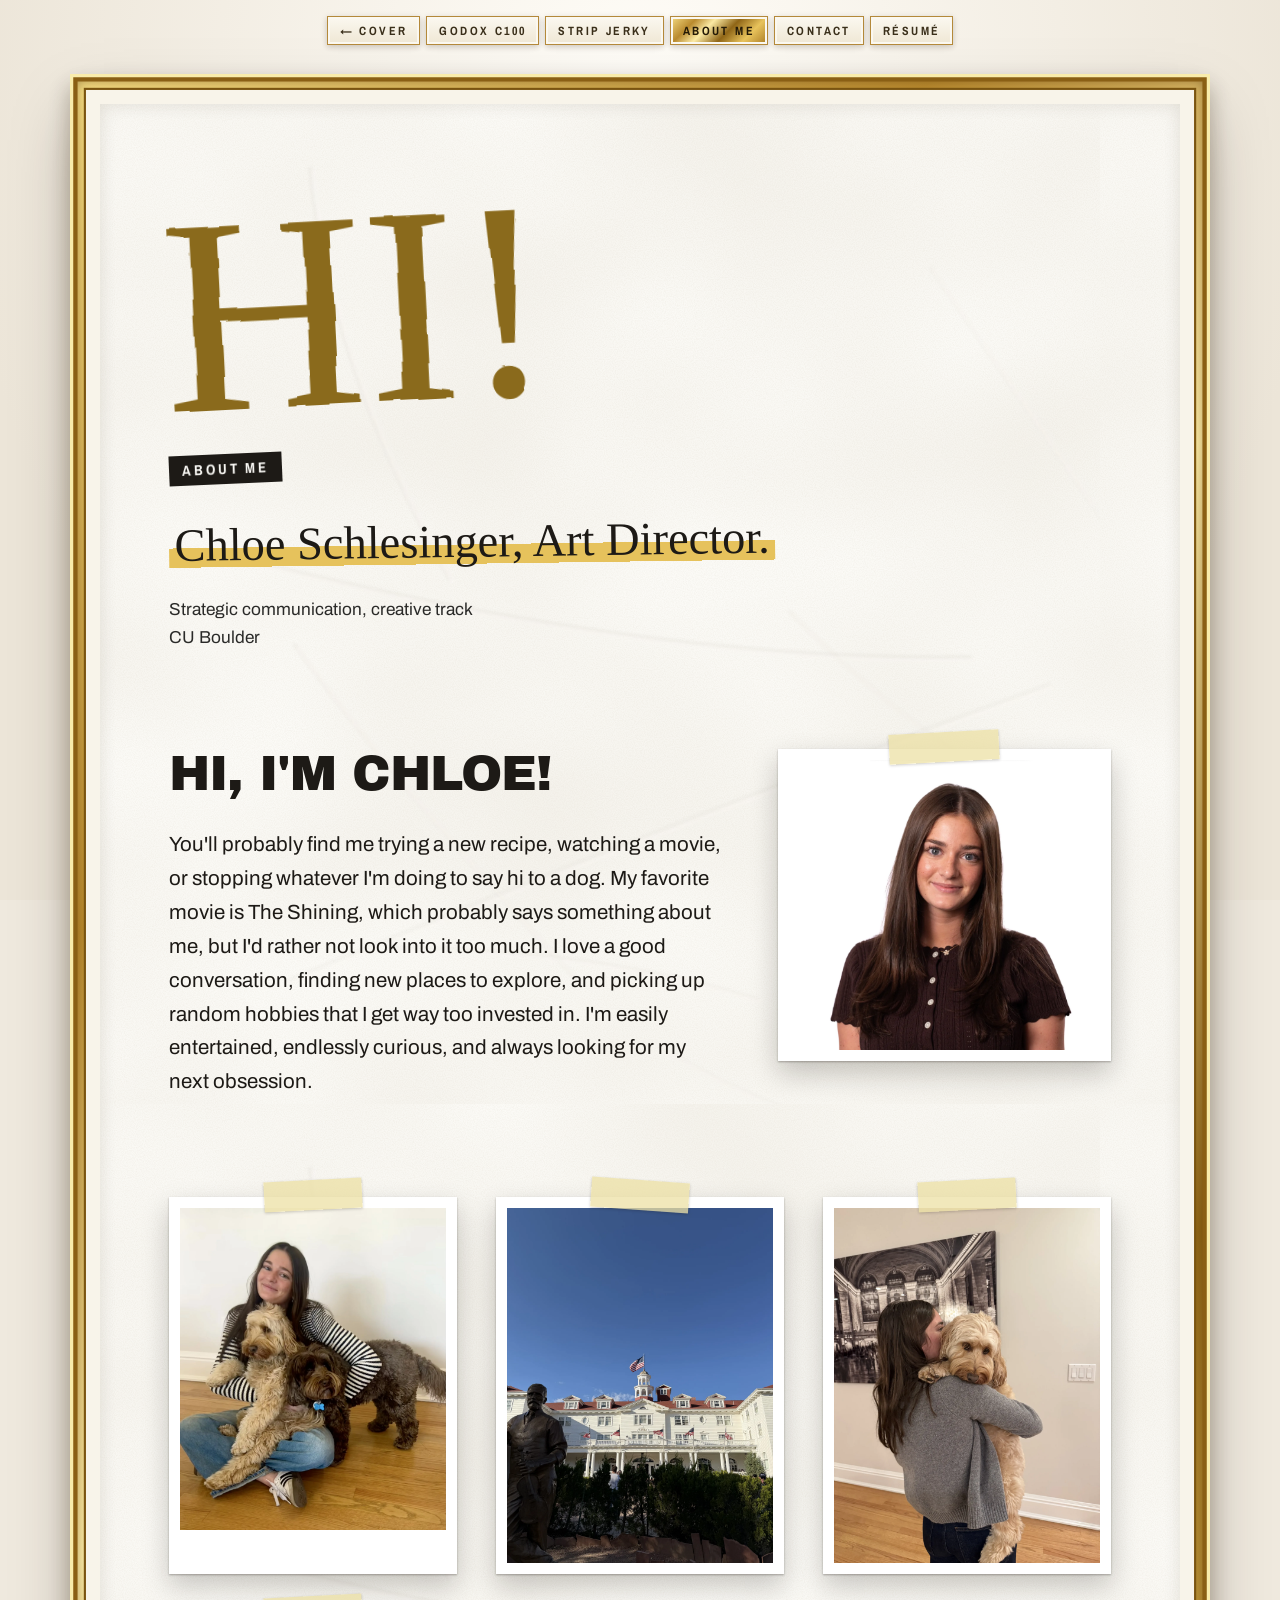
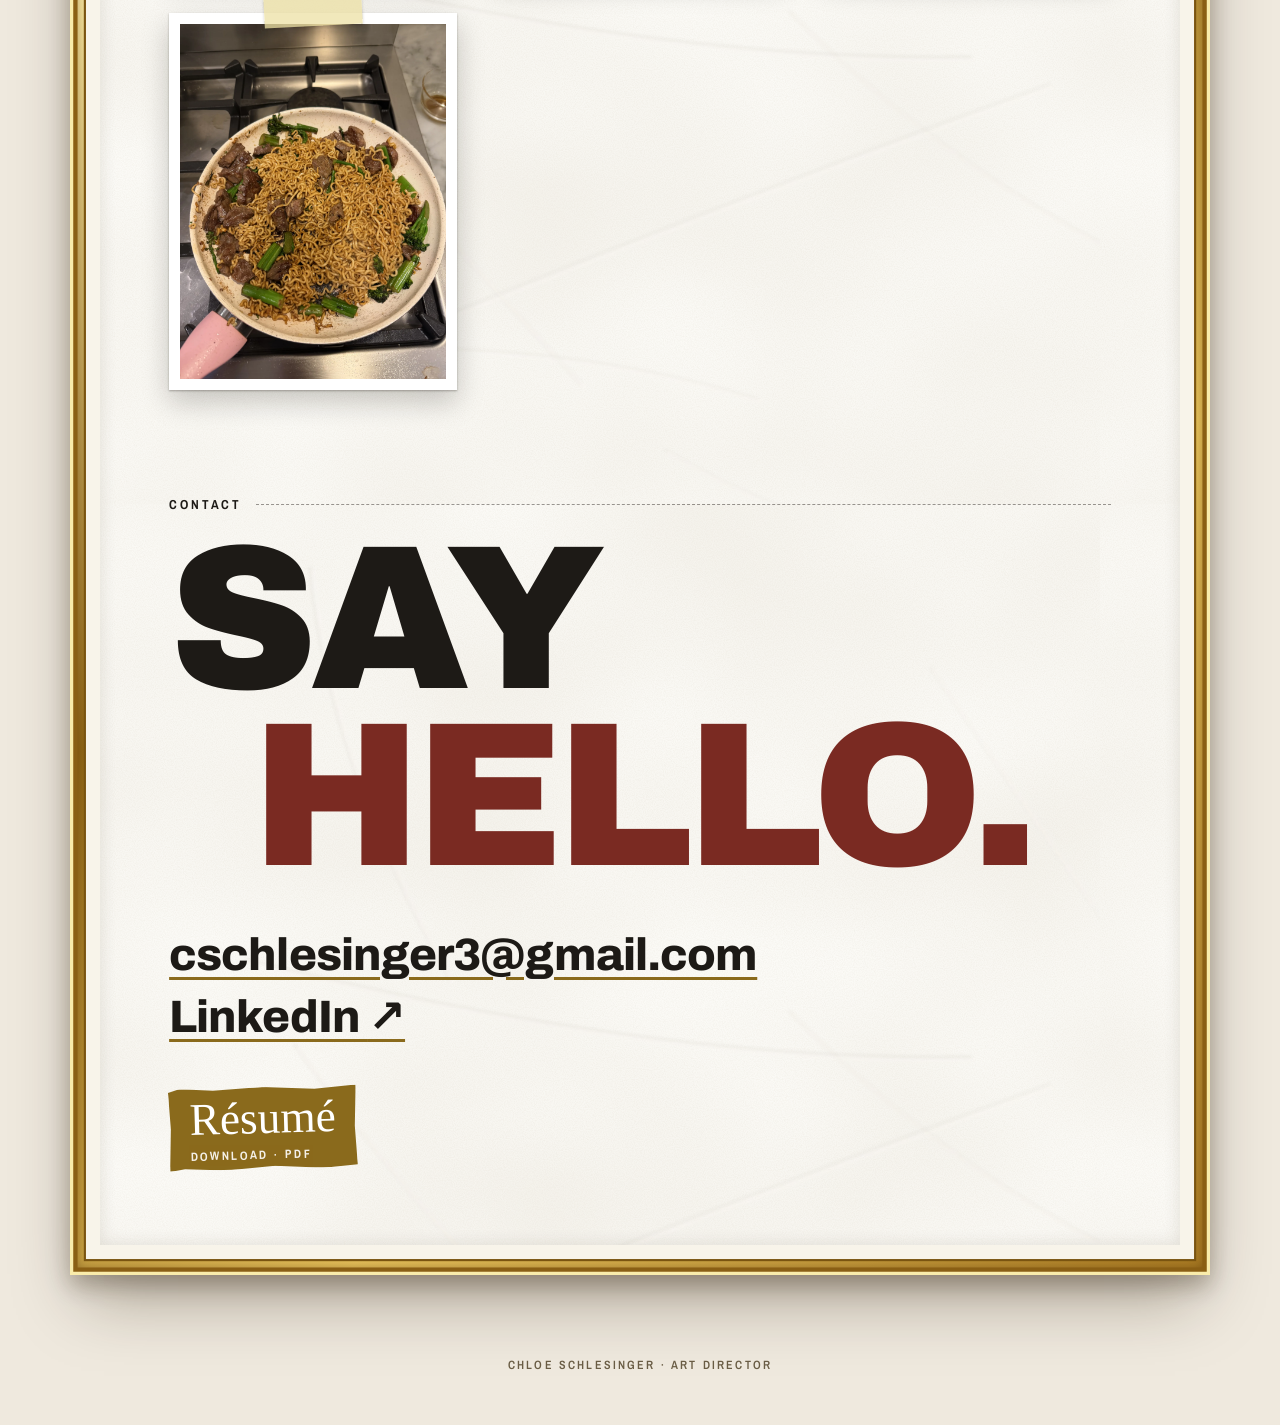
<file: about/index.html>
<!DOCTYPE html>
<html lang="en">
<head>
<meta charset="utf-8">
<meta name="viewport" content="width=device-width, initial-scale=1, viewport-fit=cover">
<title>About me | Chloe Schlesinger</title>
<meta name="description" content="About Chloe Schlesinger.">
<link rel="preconnect" href="https://fonts.googleapis.com">
<link rel="preconnect" href="https://fonts.gstatic.com" crossorigin>
<link href="https://fonts.googleapis.com/css2?family=Permanent+Marker&family=Archivo+Black&family=Archivo:wght@400;600;800&family=Archivo+Narrow:wght@500;700&family=Reenie+Beanie&family=Cormorant+Garamond:ital,wght@0,500;0,700;1,500&display=swap" rel="stylesheet">
<style>/* VERSION 4: graphic NYC street-poster editorial. Black, cream, cobalt, red + a little yellow. */
:root{
  --ink:#121212;--paper:#F3EDDF;--blue:#1B4DDB;--red:#E5301B;--yellow:#FFD21F;
  --f-mark:'Permanent Marker','Marker Felt',cursive;
  --f-bold:'Archivo Black','Arial Black',Impact,sans-serif;
  --f-body:'Archivo',system-ui,-apple-system,'Segoe UI',sans-serif;
  --f-narrow:'Archivo Narrow','Arial Narrow',sans-serif;
  --f-hand:'Reenie Beanie','Segoe Print',cursive;
}
*{box-sizing:border-box}
html{overflow-x:clip}
body{margin:0;background:#2a2118;color:var(--ink);font-family:var(--f-body);line-height:1.5;overflow-x:hidden}
a{color:inherit;text-decoration:none}
img,video{display:block;max-width:100%}
.skip{position:absolute;left:-999px;top:0;background:var(--ink);color:#fff;padding:.6rem 1rem;z-index:99}
.skip:focus{left:8px;top:8px}
:focus-visible{outline:3px solid var(--blue);outline-offset:3px}

/* the wall: a flat cobalt field with photocopy grain and a soft vignette. No photograph. */
.scene{position:fixed;inset:0;z-index:-3;background:radial-gradient(ellipse at 50% 40%,rgba(255,255,255,.07),transparent 60%),radial-gradient(ellipse at 50% 50%,transparent 55%,rgba(5,10,40,.45)),var(--blue)}
.scene::after{content:"";position:absolute;inset:0;background:url(../scene/grain.webp) 0 0/320px 320px repeat;opacity:.5}
body.inner .scene{background:radial-gradient(ellipse at 50% 30%,rgba(255,255,255,.06),transparent 60%),radial-gradient(ellipse at 50% 50%,transparent 50%,rgba(5,10,40,.5)),#17389f}

/* ---------------- paper pieces shared by flyer and posters ---------------- */
.tape{position:absolute;z-index:6;width:15cqw;height:5.4cqw;max-width:130px;max-height:44px;min-width:70px;min-height:24px;background:linear-gradient(180deg,rgba(243,226,160,.9),rgba(232,212,140,.88));
  box-shadow:0 1px 2px rgba(0,0,0,.28);clip-path:polygon(0 8%,4% 0,8% 10%,12% 0,100% 0,96% 22%,100% 46%,95% 70%,100% 100%,10% 100%,6% 90%,3% 100%,0 86%,3% 54%,0 30%);animation:pop .4s cubic-bezier(.3,1.5,.5,1) backwards}
.tape.t1{left:-3%;top:-1.8cqw;transform:rotate(-34deg);animation-delay:.6s}.tape.t2{right:-3%;top:-1.8cqw;transform:rotate(33deg);animation-delay:.7s}
@keyframes pop{from{transform:scale(1.6) rotate(0);opacity:0}}

/* tear-off tabs */
.tabs{display:flex;gap:.9cqw;padding:0 3cqw;margin-top:-1px;position:relative}
.tab{flex:1 1 0;min-width:0;position:relative;display:block;overflow:hidden;background:var(--paper);transform-origin:50% 0;
  height:calc(var(--th,44cqw)*var(--h,1));transform:rotate(var(--r0,0deg));transition:transform .28s cubic-bezier(.2,.8,.2,1),box-shadow .28s;
  box-shadow:inset 0 .9cqw .8cqw -.8cqw rgba(20,14,8,.3),inset .15cqw 0 0 rgba(255,255,255,.5);
  animation:tabin .6s cubic-bezier(.3,1.3,.5,1) backwards;animation-delay:calc(.85s + var(--i,0)*.08s)}
@keyframes tabin{from{transform:translateY(-3cqw) rotateX(60deg);opacity:0}}
.tab::before{content:"";position:absolute;left:0;right:0;top:0;height:1.1cqw;z-index:2;opacity:.55;background:repeating-linear-gradient(90deg,rgba(20,14,8,.5) 0 .7cqw,transparent .7cqw 1.5cqw)}
.tab::after{content:"";position:absolute;right:0;bottom:0;width:46%;height:19%;background:linear-gradient(135deg,transparent 47%,rgba(20,14,8,.22) 50%,#fff 54%,#e6e0d2 100%);border-top-left-radius:60% 40%;transform-origin:100% 100%;transition:transform .3s ease}
.tab:nth-child(even)::after{width:38%;height:15%}
.tab:nth-child(3n)::after{right:auto;left:0;transform-origin:0 100%;background:linear-gradient(225deg,transparent 47%,rgba(20,14,8,.22) 50%,#fff 54%,#e6e0d2 100%);border-top-left-radius:0;border-top-right-radius:60% 40%}
.tab .n{position:absolute;top:2.6cqw;left:0;right:0;text-align:center;font:700 2.3cqw/1 var(--f-narrow);letter-spacing:.16em;color:var(--k,var(--ink))}
.tab .t{position:absolute;left:50%;top:7.6cqw;bottom:3.4cqw;writing-mode:vertical-rl;transform:translateX(-50%) rotate(180deg);
  font:700 var(--tf,4.7cqw)/1 var(--f-narrow);text-transform:uppercase;letter-spacing:.015em;color:var(--k,var(--ink));white-space:nowrap}
.tab:hover,.tab:focus-visible{transform:perspective(700px) rotateX(-9deg) rotate(3deg) translateY(-1cqw);box-shadow:inset 0 .9cqw .8cqw -.8cqw rgba(20,14,8,.3),0 2cqw 2cqw -1cqw rgba(10,4,0,.5)}
.tab:hover::after,.tab:focus-visible::after{transform:scale(1.55)}
.tab.tab-flying{animation:none;transition:none;z-index:50;pointer-events:none;box-shadow:0 3cqw 3cqw -1cqw rgba(10,4,0,.5)}
.tabs .torn-stub{position:absolute;top:0;z-index:0;background:var(--paper);box-shadow:inset 0 .8cqw .6cqw -.5cqw rgba(20,14,8,.35)}

/* ---------------- HOME: an oversized flyer pasted up on the wall ---------------- */
body.home{overflow:hidden;height:100vh;height:100dvh}
.stage.home{height:100vh;height:100dvh;display:flex;justify-content:center;align-items:flex-start;padding-top:clamp(14px,5vh,56px)}
.home .sheetwrap{--W:min(calc(100vw - 36px),calc((100dvh - 8vh)/1.5),760px);width:var(--W);container-type:inline-size;position:relative;
  filter:drop-shadow(.2cqw .35cqw .2cqw rgba(5,8,30,.55)) drop-shadow(1.6cqw 2.6cqw 2.2cqw rgba(5,8,30,.4));
  transform-origin:50% 0;animation:slap .85s cubic-bezier(.2,.9,.25,1) both}
@keyframes slap{0%{transform:translateY(-20px) rotate(-1.6deg);opacity:0}45%{opacity:1}70%{transform:translateY(2px) rotate(.4deg)}100%{transform:none}}
/* two paste-up layers behind the flyer give it depth: found black paper, a yellow offcut */
.back{position:absolute;z-index:0;display:block}
.b-black{left:-9cqw;right:-6cqw;top:6cqw;height:92cqw;background:var(--ink);transform:rotate(2.6deg);transform-origin:50% 0;
  clip-path:polygon(0 1%,18% 0,46% 1.4%,74% 0,100% .8%,99% 40%,100% 74%,98.6% 100%,70% 98.6%,36% 100%,8% 98.8%,0 100%,1.2% 56%)}
.b-yellow{left:-13cqw;top:-3cqw;width:56cqw;height:74cqw;background:var(--yellow);transform:rotate(-5.4deg);transform-origin:50% 0;
  clip-path:polygon(0 0,100% 1.4%,98.6% 38%,100% 100%,60% 98%,26% 100%,1.4% 99%,0 52%)}
.sheet{position:relative;z-index:1;background:var(--sheetbg,var(--paper));aspect-ratio:100/106;padding:7.5cqw 8cqw 0;display:flex;flex-direction:column;
  clip-path:polygon(0 .3%,12% 0,34% .35%,58% 0,82% .3%,100% 0,99.7% 34%,100% 66%,99.8% 100%,0 100%,.25% 62%,0 30%)}
.sheet::before{content:"";position:absolute;inset:0;pointer-events:none;z-index:1;opacity:.5;background:url(../scene/wrinkle.webp) 0 0/100% 100% no-repeat,url(../scene/paper.webp) 0 0/1000px 1000px repeat}
.sheet::after{content:"";position:absolute;inset:0;pointer-events:none;z-index:1;
  background:linear-gradient(180deg,rgba(255,255,255,.35),transparent 12%),linear-gradient(0deg,rgba(120,90,50,.09),transparent 14%);
  box-shadow:inset 1px 1px 0 rgba(255,255,255,.7),inset -1px 0 0 rgba(60,40,20,.25)}
.sheet>*{position:relative;z-index:2}
.tabs{z-index:2}
.home h1{margin:0;font-weight:400;display:block}
/* name: giant black grotesk with a cobalt off-register ghost, then a red marker surname, then a quiet black label */
.h-first{display:block;font:400 21.5cqw/.82 var(--f-bold);letter-spacing:-.045em;color:var(--ink);text-shadow:.8cqw .7cqw 0 rgba(27,77,219,.78);transform:rotate(-1.2deg);transform-origin:0 100%;margin-left:-.6cqw}
.h-last{display:block;margin-top:4.2cqw;font:400 10.6cqw/1.05 var(--f-mark);letter-spacing:-.005em;color:var(--red);transform:rotate(-1.8deg);transform-origin:0 50%;white-space:nowrap;filter:url(#rough)}
.h-role{display:block;margin-top:3.2cqw;transform:rotate(-.9deg);white-space:nowrap}
.h-role span{display:inline-block;background:var(--ink);color:var(--paper);font:700 5.4cqw/1 var(--f-narrow);letter-spacing:.3em;padding:1.7cqw 2.6cqw 1.5cqw 3cqw;
  clip-path:polygon(0 8%,6% 0,24% 5%,52% 0,80% 6%,100% 0,98.6% 50%,100% 100%,78% 94%,50% 100%,24% 95%,6% 100%,0 92%,1.4% 50%)}
.invite{margin:auto 0 0;font:400 13.4cqw/.92 var(--f-hand);color:var(--ink);transform:rotate(-1.6deg);white-space:nowrap}
.invite span{color:var(--red);display:inline-block;background:linear-gradient(transparent 52%,var(--yellow) 52% 92%,transparent 92%);padding:0 1.2cqw;margin-left:-1.2cqw}
.credit{margin:4.6cqw 0 5.4cqw;font:600 2.5cqw/1.4 var(--f-body);text-transform:uppercase;letter-spacing:.12em;color:#2b2a27;max-width:78cqw}
.credit b{font-weight:800;color:var(--blue)}
.home .tab{--th:42cqw}
.foot{text-align:center;font:600 12px var(--f-narrow);letter-spacing:.18em;text-transform:uppercase;color:#f3eddf;text-shadow:0 1px 5px rgba(5,8,30,.9);padding:0 16px 40px}

/* ---------------- INNER PAGES: a poster unfolds over the street ---------------- */
.topnav{display:flex;flex-wrap:wrap;justify-content:center;gap:6px 6px;padding:16px 12px;position:absolute;top:0;left:0;right:0;z-index:8}
.topnav a{font:700 12.5px/1 var(--f-narrow);letter-spacing:.14em;text-transform:uppercase;background:var(--paper);color:var(--ink);padding:8px 12px 7px;
  box-shadow:0 2px 6px rgba(0,0,0,.45);transition:transform .2s ease;animation:navin .5s cubic-bezier(.3,1.4,.5,1) backwards;animation-delay:calc(.12s + var(--i,0)*.05s)}
@keyframes navin{from{opacity:0;transform:translateY(-22px) rotate(-5deg)}}
.topnav a:nth-child(odd){transform:rotate(-.8deg)}.topnav a:nth-child(even){transform:rotate(.7deg)}
.topnav a:hover{transform:translateY(-3px) rotate(0)}
.topnav a.cover{background:var(--yellow)}
.topnav a[aria-current=page]{background:var(--ink);color:var(--paper)}
.poster-wrap{perspective:1800px;padding:clamp(76px,9vw,104px) 16px clamp(50px,8vw,100px)}
.poster{position:relative;max-width:1080px;margin:0 auto;container-type:inline-size;transform-origin:50% 0;animation:unfold 1.05s cubic-bezier(.22,.8,.22,1) both}
@keyframes unfold{0%{transform:rotateX(-82deg) scaleY(.5);opacity:0}30%{opacity:1}68%{transform:rotateX(7deg)}84%{transform:rotateX(-2deg)}100%{transform:none}}
.paper{position:relative;background:var(--paper);padding:clamp(34px,6.4cqw,76px) clamp(20px,6.4cqw,84px) clamp(44px,7cqw,90px);
  box-shadow:0 1px 1px rgba(0,0,0,.5),0 10px 24px rgba(5,3,0,.45),0 34px 70px rgba(5,3,0,.35)}
.paper::before{content:"";position:absolute;inset:0;pointer-events:none;opacity:.5;background:url(../scene/paper.webp) 0 0/1000px 1000px repeat}
/* fold marks from where the poster was folded to be carried */
.paper::after{content:"";position:absolute;left:0;right:0;top:0;height:min(100%,2600px);pointer-events:none;
  background:linear-gradient(180deg,transparent 0 24.8%,rgba(20,14,8,.07) 25%,rgba(255,255,255,.55) 25.2%,transparent 25.9%,transparent 0 49.8%,rgba(20,14,8,.07) 50%,rgba(255,255,255,.55) 50.2%,transparent 50.9%,transparent 0 74.8%,rgba(20,14,8,.07) 75%,rgba(255,255,255,.55) 75.2%,transparent 75.9%)}
.paper>*{position:relative;z-index:1}
.poster .tape{top:-1cqw;width:11cqw;height:4cqw}
.poster .tabs{--th:24cqw;--tf:2.7cqw;padding:0 2.2cqw;gap:.8cqw;filter:drop-shadow(0 .5cqw .4cqw rgba(8,3,0,.45)) drop-shadow(0 2cqw 2.4cqw rgba(8,3,0,.35))}
.poster .tab .n{font-size:1.45cqw;top:1.4cqw}
.poster .tab .t{top:4.6cqw;bottom:2cqw}
.poster .tab{box-shadow:inset 0 .6cqw .5cqw -.5cqw rgba(20,14,8,.3)}

.hero{position:relative;padding-bottom:clamp(6px,2cqw,24px)}
.torn{display:inline-flex;align-items:center;gap:.7em;background:var(--yellow);color:var(--ink);font:700 clamp(12px,1.35cqw,15px)/1 var(--f-narrow);letter-spacing:.18em;text-transform:uppercase;padding:9px 15px 11px;transform:rotate(-1.5deg);
  clip-path:polygon(0 0,100% 0,100% 82%,92% 100%,78% 88%,60% 100%,42% 90%,24% 100%,8% 88%,0 98%)}
.torn b{color:var(--red)}
.hero h1{margin:.28em 0 0;font:400 clamp(58px,15.5cqw,200px)/.88 var(--f-bold);letter-spacing:-.028em;text-transform:uppercase}
.hero h1 span{display:block}
.badge{display:inline-block;margin-top:clamp(10px,1.6cqw,20px);background:var(--ink);color:var(--paper);font:700 clamp(12px,1.35cqw,15px)/1 var(--f-narrow);letter-spacing:.2em;text-transform:uppercase;padding:8px 13px 7px;transform:rotate(-2.5deg)}
.idea{margin:clamp(18px,3cqw,36px) 0 0;font:400 clamp(23px,4.3cqw,52px)/1.28 var(--f-mark);max-width:19em;transform:rotate(-.8deg);transform-origin:0 50%}
.idea span{background:linear-gradient(transparent 56%,var(--yellow) 56% 94%,transparent 94%);-webkit-box-decoration-break:clone;box-decoration-break:clone;padding:0 .12em}
.sub{font-size:clamp(15px,1.6cqw,19px);line-height:1.6;margin:1.2em 0 0;max-width:34em;color:#2a2a28}
.section{margin-top:clamp(40px,7cqw,92px)}
.lead{margin-top:clamp(26px,5cqw,64px)}
.cap{display:flex;align-items:center;gap:14px;margin:0 0 clamp(14px,2cqw,24px);font:700 13px/1 var(--f-narrow);letter-spacing:.22em;text-transform:uppercase}
.cap b{color:var(--blue)}
.cap::after{content:"";flex:1;border-top:1.5px dashed rgba(20,14,8,.42)}
.bigfig{margin:0 auto;max-width:960px}
.bigfig.bill{max-width:1100px}
.bigfig img,.bigfig video,.jg img,.jg video{width:100%;height:auto;box-shadow:0 1px 2px rgba(20,14,8,.25),0 8px 22px rgba(20,14,8,.16)}
.jg{display:flex;flex-wrap:wrap;gap:clamp(14px,2.2cqw,28px);justify-content:center;align-items:flex-start}
.jg figure{margin:0;flex:calc(var(--r)*1) 1 calc(var(--r)*var(--h));max-width:calc(var(--r)*var(--mh))}
.jg figcaption{font:400 clamp(22px,2.6cqw,30px)/1.05 var(--f-hand);margin-top:12px;color:var(--ink);transform:rotate(-.8deg)}
.jg figure:nth-child(even) figcaption{transform:rotate(.8deg)}
.ph{aspect-ratio:var(--r);border:2px dashed rgba(20,14,8,.4);display:flex;align-items:center;justify-content:center;text-align:center;padding:1rem;background:rgba(0,0,0,.03);font-size:14px}
.ph b{display:block;font-size:1.1em}
.nextrow{margin-top:clamp(56px,9cqw,120px)}
.nextrow .cap{margin-bottom:10px}
.next{display:inline-block;font:400 clamp(38px,10cqw,128px)/.95 var(--f-bold);letter-spacing:-.025em;text-transform:uppercase;border-bottom:.09em solid var(--red);padding-bottom:.04em;transition:color .2s ease}
.next span{display:inline-block;transition:transform .25s ease}
.next:hover{color:var(--red)}.next:hover span{transform:translateX(.12em)}

/* about + contact */
.about-hero .hi{margin:.1em 0 0;font:400 clamp(110px,26cqw,320px)/.84 var(--f-mark);color:var(--blue);transform:rotate(-3deg);transform-origin:0 100%;filter:url(#roughbig);text-transform:none;letter-spacing:0}
.about-top{display:grid;grid-template-columns:minmax(0,1.25fr) minmax(0,.75fr);gap:clamp(24px,5cqw,70px);align-items:start}
.bio h2{font:400 clamp(26px,4.6cqw,54px)/1 var(--f-bold);text-transform:uppercase;letter-spacing:-.02em;margin:0 0 .6em}
.bio p{font-size:clamp(16px,1.9cqw,21px);line-height:1.65;margin:0 0 1.1em;max-width:34em}
.snap{position:relative;margin:0;background:#fff;padding:clamp(6px,1cqw,12px);box-shadow:0 1px 2px rgba(20,14,8,.3),0 12px 26px rgba(20,14,8,.22)}
.snap img{width:100%;height:auto}
.snap::before{content:"";position:absolute;top:-1.6cqw;left:50%;width:min(34%,110px);height:2.8cqw;min-height:20px;transform:translateX(-50%) rotate(-3deg);background:rgba(236,224,164,.75);box-shadow:0 1px 3px rgba(20,14,8,.2);z-index:2}
.snap.s1{transform:rotate(1.6deg)}.snap.s2{transform:rotate(-1.8deg)}.snap.s3{transform:rotate(1deg)}.snap.s2::before{transform:translateX(-50%) rotate(4deg)}
.pics{display:grid;grid-template-columns:repeat(auto-fit,minmax(min(100%,210px),1fr));gap:clamp(22px,3.6cqw,48px);margin-top:clamp(40px,7cqw,90px)}
.contact{margin-top:clamp(56px,10cqw,130px)}
.say{margin:0;font-weight:400}
.say span{display:block;font:400 clamp(66px,19cqw,240px)/.86 var(--f-bold);letter-spacing:-.035em}
.say span+span{color:var(--red);margin-left:.4em}
.contact-links{list-style:none;margin:clamp(22px,4cqw,48px) 0 0;padding:0;display:flex;flex-direction:column;gap:clamp(6px,1cqw,12px)}
.contact-links a{display:inline-block;font:800 clamp(20px,4.2cqw,48px)/1.15 var(--f-body);letter-spacing:-.02em;text-decoration:underline;text-decoration-thickness:.07em;text-underline-offset:.16em;text-decoration-color:var(--blue);word-break:break-word;transition:transform .22s ease,color .2s}
.contact-links a:hover{color:var(--blue);transform:translateX(.3em)}
.resume{display:inline-block;margin-top:clamp(26px,4cqw,50px);background:var(--blue);color:#fff;padding:.5em 1.3em .55em;transform:rotate(-1.6deg);transition:transform .22s ease;
  clip-path:polygon(0 4%,6% 0,24% 3%,50% 0,78% 4%,100% 0,99% 50%,100% 97%,82% 100%,56% 96%,30% 100%,8% 97%,0 100%,1% 48%)}
.resume span{display:block;font:400 clamp(26px,4.2cqw,46px)/1.05 var(--f-mark)}
.resume small{display:block;font:700 12px/1 var(--f-narrow);letter-spacing:.2em;text-transform:uppercase;margin-top:.5em;opacity:.9}
.resume:hover{transform:rotate(0)}

/* soft reveal for pictures */
.js .rv{opacity:0;transform:translateY(22px);transition:opacity .7s ease,transform .7s cubic-bezier(.2,.8,.2,1)}
.js .rv.in{opacity:1;transform:none}

@media (max-width:760px){
  .home .sheetwrap{--W:min(calc(100vw - 40px),calc((100dvh - 8vh)/1.6))}
  .b-black{left:-5cqw;right:-3cqw}.b-yellow{left:-6cqw}
  .stage.home{padding-top:clamp(12px,4vh,40px)}
  .topnav{gap:5px;padding:12px 8px}
  .topnav a{font-size:11.5px;padding:7px 9px 6px}
  .poster-wrap{padding-top:clamp(96px,26vw,118px);padding-left:10px;padding-right:10px}
  .poster .tabs{--th:64cqw;--tf:5.5cqw;padding:0 1.6cqw;gap:1cqw}
  .poster .tab .n{font-size:3.2cqw;top:3cqw}.poster .tab .t{top:10cqw;bottom:3.6cqw}
  .about-top{grid-template-columns:1fr}
  .portrait{max-width:300px;margin:12px auto 0}
}
@media (prefers-reduced-motion:reduce){
  .tab,.topnav a,.next,.next span,.resume,.contact-links a{transition:none}
  .js .rv{opacity:1;transform:none;transition:none}
  .sheetwrap,.poster,.tape,.tab,.topnav a{animation:none!important}
}
/* VERSION 5: illustrated art gallery. Off-white wall, gold frames, a wooden bench, visitors seen from behind. */
body.g{--ink:#1d1a16;--paper:#fbfaf6;--blue:#8a6a1c;--red:#7a2a22;--yellow:#e6c25c;
  --gold:linear-gradient(135deg,#f6dd83 0%,#b98a2e 22%,#fbeaa4 38%,#8f6516 58%,#e8c35c 78%,#a97a22 100%);
  --f-serif:'Cormorant Garamond','Cormorant',Georgia,'Times New Roman',serif;background:#efe9de}
body.g .scene{background:radial-gradient(ellipse at 50% 12%,#fffdf8,#ece5d8 75%);}
body.g .scene::after{display:none}
body.g .tape,body.g .staple{display:none}

/* ---------------- HOME ---------------- */
body.g.home{overflow:hidden}
.gallery{position:fixed;inset:0;overflow:hidden;--rw:min(100vw,177.78dvh);--wall:#efe9de;
  background:
    linear-gradient(180deg,rgba(0,0,0,.07),transparent 9%),
    radial-gradient(ellipse 60% 55% at 50% 38%,rgba(255,252,243,.9),transparent 70%),var(--wall)}
.gallery .floor{position:absolute;left:0;right:0;bottom:0;height:calc(var(--rw)*.5625*.289);
  background:
    linear-gradient(180deg,rgba(60,35,10,.38),rgba(60,35,10,0) 14%),
    repeating-linear-gradient(90deg,rgba(70,40,12,.16) 0 1px,transparent 1px calc(var(--rw)*.062)),
    linear-gradient(180deg,#c7a173,#a57b4f);box-shadow:0 -3px 0 #f6f1e7,0 -4px 0 rgba(0,0,0,.12)}
.room{position:absolute;bottom:0;left:0;right:0;margin:0 auto;width:var(--rw);aspect-ratio:16/9;container-type:size}
.room>*{position:absolute}

.vinyl{margin:0;left:0;right:0;top:2.8%;text-align:center;font:600 3.1cqw/1 var(--f-serif);letter-spacing:.06em;color:#2a241b}
.vinyl span{display:block}
.vinyl small{display:block;margin-top:.9cqw;font:600 .95cqw var(--f-narrow);letter-spacing:.34em;text-transform:uppercase;color:#7b6a45}

.frame{display:block;--ph:22.5cqw;--pad:4.8cqw;width:calc(var(--ph)*var(--r) + var(--pad));translate:-50% 0;top:17%;transition:transform .45s cubic-bezier(.2,.8,.2,1)}
.frame.f1{left:33%}.frame.f2{left:67%}
.frame .gold{position:relative;display:block;padding:1.3cqw;background:var(--gold);
  box-shadow:inset 0 0 0 .2cqw rgba(255,244,180,.95),inset 0 0 0 .55cqw #8a5f14,inset 0 0 .9cqw .45cqw rgba(70,40,0,.55),0 .3cqw .8cqw rgba(40,25,5,.4),0 1.6cqw 2.6cqw -.8cqw rgba(40,25,5,.45);transition:box-shadow .4s}
.frame .gold::before{content:"";position:absolute;inset:0;padding:1.3cqw;pointer-events:none;
  background:radial-gradient(circle,rgba(110,70,8,.65) 0 .16cqw,transparent .2cqw) 0 0/.85cqw .85cqw;
  -webkit-mask:linear-gradient(#000 0 0) content-box exclude,linear-gradient(#000 0 0);-webkit-mask-composite:xor;
  mask:linear-gradient(#000 0 0) content-box exclude,linear-gradient(#000 0 0);mask-composite:exclude;opacity:.8}
.frame .gold::after{content:"";position:absolute;inset:-.2cqw;pointer-events:none;
  background:
   radial-gradient(circle,#fff6c4 0 .38cqw,#a8761c .45cqw .75cqw,#6d4709 .8cqw 1cqw,transparent 1.05cqw) 0 0/2.2cqw 2.2cqw no-repeat,
   radial-gradient(circle,#fff6c4 0 .38cqw,#a8761c .45cqw .75cqw,#6d4709 .8cqw 1cqw,transparent 1.05cqw) 100% 0/2.2cqw 2.2cqw no-repeat,
   radial-gradient(circle,#fff6c4 0 .38cqw,#a8761c .45cqw .75cqw,#6d4709 .8cqw 1cqw,transparent 1.05cqw) 0 100%/2.2cqw 2.2cqw no-repeat,
   radial-gradient(circle,#fff6c4 0 .38cqw,#a8761c .45cqw .75cqw,#6d4709 .8cqw 1cqw,transparent 1.05cqw) 100% 100%/2.2cqw 2.2cqw no-repeat}
.frame .mat{display:block;padding:1.1cqw;background:#f8f4ea;box-shadow:inset 0 .25cqw .7cqw rgba(0,0,0,.4),0 0 0 .18cqw #7a5410}
.frame .mat picture{display:block}.frame .mat img{display:block;width:calc(var(--ph)*var(--r));height:var(--ph);max-width:none;object-fit:cover}
.frame .mat img{box-shadow:0 0 0 .12cqw rgba(0,0,0,.4)}
.frame .lamp{position:absolute;left:50%;top:-2.7cqw;width:9cqw;height:.8cqw;margin-left:-4.5cqw;border-radius:.4cqw;background:linear-gradient(180deg,#e7c670,#8c6212);box-shadow:0 .3cqw .6cqw rgba(0,0,0,.35);pointer-events:none}
.frame .lamp::before{content:"";position:absolute;left:50%;top:.7cqw;width:.35cqw;height:1.2cqw;margin-left:-.17cqw;background:#8c6212}
.frame .lamp::after{content:"";position:absolute;left:50%;top:.5cqw;width:46cqw;height:30cqw;margin-left:-23cqw;z-index:-1;pointer-events:none;
  background:radial-gradient(ellipse 50% 62% at 50% 0,rgba(255,240,190,.62),rgba(255,240,190,.18) 55%,transparent 75%)}
.frame .label{display:block;margin-top:1.1cqw;padding-left:.2cqw;font:600 1.45cqw/1.15 var(--f-serif);color:#2a241b;letter-spacing:.02em}
.frame .label b{font:700 1cqw var(--f-narrow);letter-spacing:.2em;color:#8a6a1c;margin-right:.5cqw}
.frame .label small{display:none;margin-top:.35cqw;font:italic 500 1.15cqw/1.25 var(--f-serif);color:#6a5d45}
.frame:hover,.frame:focus-visible{transform:translateY(-.5cqw);outline:none}
.frame:hover .gold,.frame:focus-visible .gold{box-shadow:inset 0 0 0 .2cqw rgba(255,244,180,.95),inset 0 0 0 .55cqw #8a5f14,inset 0 0 .9cqw .45cqw rgba(70,40,0,.5),0 0 3cqw .8cqw rgba(255,214,110,.75),0 2cqw 3cqw -.8cqw rgba(40,25,5,.45)}
.frame:focus-visible .label{text-decoration:underline}

.plaques{left:45.5%;width:9%;top:30%;display:flex;flex-direction:column;gap:.8cqw}
.plaque{display:block;text-align:center;padding:.75cqw .4cqw .65cqw;font:700 .95cqw/1 var(--f-narrow);letter-spacing:.2em;text-transform:uppercase;color:#3a2f1a;
  background:linear-gradient(180deg,#fbf8f0,#efe7d4);border:.12cqw solid #b4893a;box-shadow:inset 0 0 0 .16cqw #fbf8f0,0 .25cqw .6cqw rgba(40,25,5,.3);transition:background .3s,color .3s,transform .3s}
.plaque:hover,.plaque:focus-visible{background:var(--gold);color:#241a06;transform:translateY(-.2cqw);outline:none}

.rug{left:28%;width:44%;top:81%;height:12%;border-radius:50%;background:radial-gradient(ellipse,rgba(110,45,35,.34),rgba(110,45,35,.2) 60%,transparent 72%)}
.bench{position:static}
.bench i{position:absolute;display:block}
.bench .top{left:36%;width:28%;top:75%;height:1.4cqw;background:linear-gradient(180deg,#d6aa72,#b98a52);border-radius:.3cqw .3cqw 0 0;z-index:3;box-shadow:0 -.2cqw 0 rgba(255,235,190,.5)}
.bench .front{left:36%;width:28%;top:calc(75% + 1.4cqw);height:2.3cqw;background:linear-gradient(180deg,#a8763c,#8a5b2a);z-index:5;box-shadow:0 .6cqw .9cqw rgba(30,15,0,.35),inset 0 .15cqw 0 rgba(255,225,170,.35)}
.bench .lg{width:1.3cqw;top:calc(75% + 3.7cqw);height:6.2cqw;background:linear-gradient(90deg,#7b5126,#946236);z-index:3;border-radius:0 0 .2cqw .2cqw}
.bench .lg.a{left:37.4%}.bench .lg.b{left:61.3%}
.bench .lg.c,.bench .lg.d{display:none}
.hint{left:0;right:0;bottom:2.2%;text-align:center;font:italic 500 1.35cqw var(--f-serif);color:#f9efd8;text-shadow:0 1px 3px rgba(40,20,0,.55);letter-spacing:.04em;margin:0;pointer-events:none}

/* visitors, drawn from behind */
.vis{left:0;top:0;width:8cqw;transform-origin:50% 100%;will-change:transform;pointer-events:auto;cursor:grab;touch-action:none;user-select:none;-webkit-user-select:none;opacity:0}
.vis.drag{cursor:grabbing}.vis.drag svg{filter:drop-shadow(0 .6cqw .6cqw rgba(30,15,0,.35))}
.vis.on{opacity:1}
.vis svg{display:block;width:100%;height:auto;overflow:visible}
.vis .skin{fill:var(--skin)}.vis .hair{fill:var(--hair)}.vis .top{fill:var(--top)}.vis .top.dk{fill:var(--top2)}.vis .hood{fill:var(--top2)}
.vis .pants{fill:var(--pants)}.vis .shoe{fill:#f4f1ea}.vis .bag{fill:var(--bag)}.vis .bagstrap{fill:var(--bag);opacity:.9}
.vis::before{content:"";position:absolute;left:-6%;right:-6%;bottom:-2.5%;height:6%;background:radial-gradient(ellipse,rgba(30,15,0,.35),transparent 70%);transition:opacity .5s}
.vis.sit::before{opacity:0}
.vis.w1{--hair:#e0be7a;--top:#9a9da4;--top2:#7e8188;--pants:#2c303b;--bag:#cf3a2d;--skin:#eac0a2;z-index:6}
.vis.w2{--hair:#2b2119;--top:#25405e;--top2:#1a2e45;--pants:#4d3d2b;--bag:transparent;--skin:#b98563;z-index:2}
.vis.w3{--hair:#7a3519;--top:#b8403c;--top2:#8f2f2d;--pants:#262a33;--bag:transparent;--skin:#f1caa9;z-index:2}
.vis.w1.sit{z-index:4}
.vis.w2 .bag,.vis.w2 .bagstrap,.vis.w3 .bag,.vis.w3 .bagstrap{display:none}
.vis .legs{transform-origin:50% 54%;transition:transform .8s ease,opacity .5s}
.vis.sit .legs{transform:scaleY(.12) translateY(-4px);opacity:0}
.vis .leg,.vis .arm,.vis .body,.vis .head{transform-box:fill-box}
.vis .head{transform-origin:50% 90%;transition:transform 1s ease}
.vis .leg{transform-origin:50% 0}
.vis.walk .leg.l{animation:stepL .78s ease-in-out infinite}
.vis.walk .leg.r{animation:stepL .78s ease-in-out infinite -.39s}
@keyframes stepL{0%,100%{transform:translateY(0) scaleY(1)}50%{transform:translateY(-14px) scaleY(.9)}}
.vis.walk .arm.l{animation:swing .78s ease-in-out infinite;transform-origin:50% 8%}
.vis.walk .arm.r{animation:swing .78s ease-in-out infinite -.39s;transform-origin:50% 8%}
@keyframes swing{0%,100%{transform:rotate(5deg)}50%{transform:rotate(-5deg)}}
.vis.walk .body,.vis.walk .head{animation:bob .39s ease-in-out infinite}
@keyframes bob{0%,100%{transform:translateY(0)}50%{transform:translateY(-3px)}}
/* looking up at the frames */
.vis.look .head{animation:gaze 15s ease-in-out infinite}
@keyframes gaze{0%,100%{transform:translate(0,0) rotate(0)}8%,22%{transform:translate(-4px,-3px) rotate(-3deg) scaleY(1.04)}34%{transform:translate(0,-1px)}52%,66%{transform:translate(4px,-3px) rotate(3deg) scaleY(1.04)}80%{transform:translate(0,-4px) scaleY(1.06)}}
.room[data-look="0"] .vis.w1.look .head{animation:none;transform:translate(-4px,-3px) rotate(-3deg) scaleY(1.05)}
.room[data-look="1"] .vis.w1.look .head{animation:none;transform:translate(4px,-3px) rotate(3deg) scaleY(1.05)}

/* ---------------- INNER PAGES ---------------- */
body.g.inner{color:var(--ink)}
body.g .topnav a{transform:none;background:linear-gradient(180deg,#fbf8f0,#efe7d4);color:#3a2f1a;border:1px solid #b4893a;border-radius:0;font:700 12px/1 var(--f-narrow);letter-spacing:.2em;box-shadow:inset 0 0 0 2px #fbf8f0,0 2px 6px rgba(40,25,5,.22)}
body.g .topnav a:hover,body.g .topnav a:focus-visible{background:var(--gold);color:#241a06;transform:translateY(-2px)}
body.g .topnav a.cover{background:linear-gradient(180deg,#fbf8f0,#efe7d4)}
body.g .topnav a[aria-current=page]{background:var(--gold);color:#241a06}
body.g .poster-wrap{padding-inline:clamp(26px,5vw,60px)}
body.g .poster{animation:none}
body.g .poster::before{content:"";position:absolute;inset:-2.8cqw;background:var(--gold);z-index:0;
  box-shadow:inset 0 0 0 .3cqw rgba(255,244,180,.95),inset 0 0 0 .7cqw #8a5f14,inset 0 0 1.2cqw .5cqw rgba(70,40,0,.5),0 1cqw 2cqw rgba(40,25,5,.3),0 3cqw 6cqw -1cqw rgba(40,25,5,.35)}
body.g .paper{z-index:1;box-shadow:0 0 0 1.3cqw #f8f4ea,0 0 0 1.5cqw #7a5410,inset 0 0 1.6cqw rgba(60,40,10,.12)}
body.g .paper::after{display:none}
body.g .paper::before{opacity:.25}
body.g .foot{color:#6a5d45;text-shadow:none}
body.g .poster .tape{display:none}
@media (max-width:760px){body.g .poster::before{inset:-3.4cqw}}

/* ---------------- PHONE: a tall room, frames stacked ---------------- */
@media (max-width:760px),(max-aspect-ratio:4/5){
  .gallery{--rw:100vw}
  .gallery .floor{height:34%}
  .room{aspect-ratio:auto;height:100dvh;width:100vw}
  .vinyl{top:2.6%;font-size:8cqw}.vinyl small{font-size:2.7cqw;margin-top:2cqw}
  .frame{--ph:50cqw;--pad:8cqw;top:24%}
  .frame.f1{left:26%}.frame.f2{left:74%}
  .frame .gold{padding:2.2cqw}.frame .gold::before{padding:2.2cqw;background-size:1.8cqw 1.8cqw;background-image:radial-gradient(circle,rgba(110,70,8,.65) 0 .35cqw,transparent .45cqw)}
  .frame .gold::after{background-size:4.4cqw 4.4cqw}
  .frame .mat{padding:1.8cqw}
  .frame .lamp{top:-4.4cqw;width:16cqw;height:1.8cqw;margin-left:-8cqw}
  .frame .lamp::after{width:80cqw;height:50cqw;margin-left:-40cqw}
  .frame .label{font-size:max(14px,3.8cqw);margin-top:2.4cqw}.frame .label b{font-size:max(10px,2.8cqw)}.frame .label small{display:none}
  .plaques{left:10%;width:80%;top:14%;flex-direction:row;gap:2cqw}
  .plaque{flex:1;font-size:max(11px,3cqw);padding:2.6cqw 1cqw;border-width:1px}
  .bench .top{left:20%;width:60%;top:76%;height:3cqw}
  .bench .front{left:20%;width:60%;top:calc(76% + 3cqw);height:5cqw}
  .bench .lg{top:calc(76% + 8cqw);height:12cqw;width:3cqw}.bench .lg.a{left:23%}.bench .lg.b{left:73%}
  .rug{left:8%;width:84%;top:85%;height:9%}
  .vis{width:15cqw}
  .hint{font-size:4cqw;bottom:1.5%}
}
@media (prefers-reduced-motion:reduce){.vis *{animation:none!important}}
/* VERSION 6: a photographed museum. The campaigns are hung inside the photo's own gold frames. */
body.museum-page{background:#d9c9ac;overflow:hidden}
body.museum-page .scene{display:none}
.museum{position:fixed;inset:0;overflow:hidden;background:#cdb690}
.pan{position:absolute;inset:0;overflow:hidden}
.stage{position:absolute;left:50%;top:50%;translate:-50% -50%;width:max(100vw,calc(100dvh*1.7767));aspect-ratio:1672/941;container-type:inline-size;
  transition:transform 1.1s cubic-bezier(.2,.7,.2,1);will-change:transform}
.shot{position:absolute;inset:0;width:100%;height:100%;display:block;user-select:none;-webkit-user-drag:none}
.stage>*{position:absolute}.stage>.shot{position:absolute}

/* the campaign, mounted on a cream mat inside the photographed opening */
.museum .stage .frame{display:block;outline:none;cursor:pointer;translate:none;transform:none;--ph:initial}
.museum .stage .frame:hover,.museum .stage .frame:focus-visible{transform:none}
.frame .art{position:absolute;overflow:hidden;background:linear-gradient(180deg,#e6d9c1,#efe5d0 60%,#e9dcc4);
  box-shadow:inset 0 .55cqw .75cqw -.2cqw rgba(38,21,4,.62),inset .3cqw 0 .5cqw -.2cqw rgba(38,21,4,.38),inset -.15cqw 0 .3cqw -.1cqw rgba(38,21,4,.25)}
.frame .art picture{position:absolute;left:50%;top:50%;width:var(--pw,90%);aspect-ratio:var(--r);translate:-50% -50%;display:block;
  box-shadow:0 0 0 .22cqw #f7f1e4,0 0 0 .3cqw rgba(60,40,15,.28),0 .25cqw .5cqw rgba(30,15,0,.45)}
.frame .art img{display:block;width:100%;height:100%;object-fit:cover}
/* light falling on the print: spotlight from above, warm tint, a faint glass sheen, soft falloff at the bottom */
.frame .art .lit{position:absolute;inset:0;pointer-events:none;
  background:
   linear-gradient(115deg,rgba(255,255,255,.17) 0,rgba(255,255,255,.04) 26%,transparent 38%,transparent 62%,rgba(255,255,255,.07) 74%,transparent 86%),
   radial-gradient(ellipse 85% 65% at 50% -6%,rgba(255,238,196,.34),transparent 72%),
   linear-gradient(180deg,rgba(40,22,4,.16),transparent 18%,transparent 70%,rgba(60,35,10,.18)),
   linear-gradient(rgba(255,226,172,.10),rgba(255,226,172,.10))}
.frame .glow{inset:-3%;left:-3%;top:-6%;width:106%;height:112%;pointer-events:none;opacity:0;transition:opacity .7s ease;
  background:radial-gradient(ellipse 60% 50% at 50% 0,rgba(255,232,178,.55),rgba(255,226,160,.16) 55%,transparent 75%);mix-blend-mode:screen}
.frame:hover .glow,.frame:focus-visible .glow{opacity:1}
.frame:focus-visible::after{content:"";position:absolute;inset:-1%;border:2px solid #fff6dc;border-radius:2px;box-shadow:0 0 0 2px rgba(120,80,20,.7)}

/* exhibition labels on the wall under each frame */
.wl{margin:0;font:600 1.2cqw/1.15 'Cormorant Garamond',Georgia,serif;color:#4a3a22;letter-spacing:.02em;pointer-events:none;text-shadow:0 1px 0 rgba(255,250,238,.5)}
.wl b{font:700 .78cqw 'Archivo Narrow','Archivo',sans-serif;letter-spacing:.22em;color:#8a6a1c;margin-right:.45cqw}
.wl small{display:none;margin-top:.25cqw;font:italic 500 1cqw/1.25 'Cormorant Garamond',Georgia,serif;color:#6d5c40}

/* name + navigation in the header, light enough to leave the cornice and artwork alone */
.mast{position:fixed;left:0;right:0;top:0;z-index:5;display:flex;align-items:flex-start;justify-content:space-between;gap:20px;
  padding:calc(22px + env(safe-area-inset-top)) clamp(18px,3.6vw,56px) 36px;background:linear-gradient(180deg,rgba(248,243,232,.94),rgba(248,243,232,.7) 55%,rgba(248,243,232,0))}
.mast h1{margin:0;font-weight:500}
.mast .nm{display:block;font:500 clamp(26px,2.5vw,38px)/1 'Cormorant Garamond',Georgia,serif;letter-spacing:.04em;color:#241d12}
.mast small{display:block;margin-top:9px;font:600 clamp(9.5px,.72vw,11px) 'Archivo Narrow','Archivo',sans-serif;letter-spacing:.34em;text-transform:uppercase;color:#7b6a45}
.mast nav{display:flex;gap:clamp(18px,2.4vw,38px);padding-top:6px}
.mast nav a{font:600 clamp(10.5px,.82vw,12.5px) 'Archivo Narrow','Archivo',sans-serif;letter-spacing:.26em;text-transform:uppercase;color:#3a2f1a;padding:8px 0;position:relative}
.mast nav a::after{content:"";position:absolute;left:0;right:100%;bottom:3px;height:1px;background:#a47a22;transition:right .35s ease}
.mast nav a:hover::after,.mast nav a:focus-visible::after{right:0}
.mast nav a:focus-visible{outline:2px solid #a47a22;outline-offset:4px}
.swipe{display:none}

/* phone: the photo is shown large and you swipe from one framed campaign to the other */
@media (max-width:760px),(max-aspect-ratio:1/1){
  .museum{display:flex;flex-direction:column;padding-bottom:calc(60px + env(safe-area-inset-bottom))}
  .museum{height:100dvh;background:linear-gradient(#6f4a2a 55%,#7a4520 55%);position:relative;overflow:hidden}
  .pan{position:relative;inset:auto;flex:1;min-height:0;display:flex;align-items:center;overflow:hidden;scrollbar-width:none}
  .stage .ext{display:block;position:absolute;left:-12%;width:124%;height:100%;background:url(../scene/museum.webp) 0 0/100% 4000% no-repeat;pointer-events:none;filter:blur(26px) brightness(.9)}
  .stage .ext.t{bottom:calc(100% - 1px);background-position:0 0}.stage .ext.b{left:0;width:100%;top:calc(100% - 7%);height:80%;z-index:1;background:url(../scene/floor.webp) 0 0/100% 100% no-repeat;filter:brightness(.8) saturate(1.05);-webkit-mask-image:linear-gradient(#0000,#000 14%);mask-image:linear-gradient(#0000,#000 14%)}
  .pan::-webkit-scrollbar{display:none}
  .stage{position:relative;left:auto;top:auto;translate:none;flex:none;aspect-ratio:1672/941;margin-bottom:calc(0px - 0px)}
  .stage>.vis img{touch-action:none}
  .museum .stage .frame{scroll-snap-align:center}
  .mast{position:absolute;top:0;left:0;right:0;z-index:5;flex-direction:column;align-items:center;text-align:center;gap:0;padding:calc(16px + env(safe-area-inset-top)) 16px 14px;background:#f8f3e8;border-bottom:1px solid rgba(140,110,50,.35)}
  .mast .nm{font-size:27px}.mast small{margin-top:7px;font-size:9.5px;letter-spacing:.3em}
  .mast nav{position:fixed;left:0;right:0;bottom:0;justify-content:space-around;gap:0;padding:26px 8px env(safe-area-inset-bottom);background:linear-gradient(rgba(50,30,14,0),rgba(50,30,14,.66));z-index:6}
  .mast nav a{color:#f6ecd6}
  .mast nav a{font-size:12px;letter-spacing:.24em;padding:20px 14px}
  .swipe{display:none}
  .wl{font-size:1.5cqw}.wl b{font-size:1cqw}
}
@media (prefers-reduced-motion:reduce){.stage,.frame .glow{transition:none}}

/* the bench front face is re-laid over the seated visitor (a slice of the photo itself) */
.benchcut{background-image:url(../scene/museum.webp);background-repeat:no-repeat;z-index:3;pointer-events:none}
.museum .stage .frame{z-index:1}
.ext{display:none}
.vis:not(.on){pointer-events:none}
.vis.drag{z-index:9!important}
.stage[data-look="0"] .vis.sit.look .head{animation:none;transform:translate(-4px,-3px) rotate(-3deg) scaleY(1.05)}
.stage[data-look="1"] .vis.sit.look .head{animation:none;transform:translate(4px,-3px) rotate(3deg) scaleY(1.05)}
.stage>.vis{position:absolute}
.stage>.vis{width:8cqw}

/* still by default: no idle swaying; a quiet look up at the art, and a head turn toward the pointer on hover */
.stage .vis.look .head{animation:none;transform:translate(0,-1px)}
.stage .vis.hov:not(.drag) .head{transform:translate(calc(var(--lx,0)*5px),-2px) rotate(calc(var(--lx,0)*5deg));transition:transform .35s ease}
.stage .vis.hov:not(.drag) .body{transform:translateX(calc(var(--lx,0)*1.2px));transition:transform .35s ease}
.stage .vis{cursor:grab}
.vis svg{filter:saturate(.82) sepia(.1) brightness(.97)}
.vis .shade{fill:#000;opacity:.16}.vis .hl{fill:#fff;opacity:.18}

/* photographed visitors */
.stage>.vis{width:var(--bw);aspect-ratio:var(--ar);pointer-events:none;cursor:grab;opacity:0}
.stage>.vis.on{opacity:1}
.stage>.vis::before{display:none}
.stage>.vis .spr{position:absolute;left:50%;bottom:0;translate:-50% 0;display:block;transition:translate .25s ease}
.stage>.vis .spr.sit{display:none}
.stage>.vis.sit .spr.sit{display:block}.stage>.vis.sit .spr.stand{display:none}
.stage>.vis img{position:absolute;inset:0;width:100%;height:100%;display:block;user-select:none;-webkit-user-drag:none;pointer-events:auto;
  filter:saturate(.96) brightness(.97) drop-shadow(0 .5cqw .6cqw rgba(45,22,5,.28))}
.stage>.vis.sit img{filter:saturate(.96) brightness(.97)}
.stage>.vis img.body{clip-path:inset(var(--cut) 0 0 0)}
.stage>.vis img.head{-webkit-mask-image:linear-gradient(#000 var(--cut),transparent calc(var(--cut) + var(--ov)));mask-image:linear-gradient(#000 var(--cut),transparent calc(var(--cut) + var(--ov)));
  transform-origin:50% var(--cut);transform:translate(calc(var(--hx,0)*.14cqw),calc(.1cqw + var(--hy,0)*.09cqw)) rotate(calc(var(--hx,0)*2deg));transition:transform .22s ease-out;clip-path:none}
.stage>.vis.drag .spr{translate:-50% -1cqw}
.stage>.vis.drag{z-index:9!important}
@media (prefers-reduced-motion:reduce){.stage>.vis img.head,.stage>.vis .spr{transition:none}}

/* everyone breathes and drifts a little, all the time (head layer rides on a wrapper so the pointer-follow still works) */
.stage>.vis .hw{position:absolute;inset:0;display:block;transform-origin:50% var(--cut);animation:idleHead var(--hd,9s) ease-in-out infinite;animation-delay:var(--dl,0s);pointer-events:none}
.stage>.vis img.head{inset:0}
.stage>.vis img.body{transform-origin:50% 100%;animation:breathe var(--bd,5s) ease-in-out infinite;animation-delay:var(--dl,0s)}
@keyframes breathe{0%,100%{transform:translateY(0) scaleY(1)}50%{transform:translateY(-.05cqw) scaleY(1.01)}}
.stage>.vis .spr{transform-origin:50% 100%;animation:sway calc(var(--bd,5s)*1.5) ease-in-out infinite;animation-delay:var(--dl,0s)}
@keyframes stepbob{0%,100%{transform:translateY(0) rotate(-1.4deg)}25%{transform:translateY(-.32cqw) rotate(0)}50%{transform:translateY(0) rotate(1.4deg)}75%{transform:translateY(-.32cqw) rotate(0)}}
.stage>.vis.walk .spr{animation:stepbob .62s linear infinite}
@keyframes sway{0%,100%{transform:translateX(-.14cqw) rotate(-.9deg)}50%{transform:translateX(.14cqw) rotate(.9deg)}}
@keyframes idleHead{0%,100%{transform:translate(0,.02cqw) rotate(0)}22%{transform:translate(.12cqw,-.02cqw) rotate(2deg)}50%{transform:translate(0,-.06cqw) rotate(.2deg)}74%{transform:translate(-.12cqw,0) rotate(-2deg)}}
@media (prefers-reduced-motion:reduce){.stage>.vis .hw,.stage>.vis img.body,.stage>.vis .spr{animation:none}}
/* a soft dent of shadow where each visitor sits on the cushion */
.sitshade{position:absolute;display:none;z-index:4;pointer-events:none;height:2.4cqw;transform:translateX(-50%);mix-blend-mode:multiply;
  background:radial-gradient(ellipse 50% 50% at 50% 35%,rgba(35,18,6,.5),rgba(35,18,6,.18) 55%,transparent 75%)}
</style>
<script>document.documentElement.className+=" js"</script>
</head>
<body class="g inner">
<svg width="0" height="0" style="position:absolute" aria-hidden="true" focusable="false"><defs>
<filter id="rough" x="-4%" y="-8%" width="108%" height="116%"><feTurbulence type="fractalNoise" baseFrequency="0.045" numOctaves="2" seed="7" result="n"/><feDisplacementMap in="SourceGraphic" in2="n" scale="3.2"/></filter>
<filter id="roughbig" x="-4%" y="-6%" width="108%" height="112%"><feTurbulence type="fractalNoise" baseFrequency="0.022" numOctaves="2" seed="3" result="n"/><feDisplacementMap in="SourceGraphic" in2="n" scale="6"/></filter>
</defs></svg>
<div class="scene" aria-hidden="true"></div>
<a class="skip" href="#work">Skip to the profile</a>
<nav class="topnav" aria-label="Main">
  <a style="--i:0" class="cover" href="../index.html">← Cover</a>
  <a style="--i:1" class="" href="../godox-c100/index.html">Godox C100</a>
  <a style="--i:2" class="" href="../strip-jerky/index.html">Strip Jerky</a>
  <a style="--i:3" class="" href="../about/index.html" aria-current="page">About me</a>
  <a style="--i:4" class="" href="../about/index.html#contact">Contact</a>
  <a style="--i:5" class="res" href="../uploads/untitled-document-73-.pdf" download>Résumé</a>
</nav>
<div class="poster-wrap">
<main class="poster">
  <i class="tape t1"></i><i class="tape t2"></i>
  <div class="paper">
    <header class="hero about-hero">
      <h1 class="hi" aria-label="Hi!"><span>HI!</span></h1>
      <span class="badge">About me</span>
      <p class="idea"><span>Chloe Schlesinger, Art Director.</span></p>
      <p class="sub">Strategic communication, creative track<br>CU Boulder</p>
    </header>
    <div id="work">
      <div class="about-top section">
        <div class="bio">
          <h2>Hi, I'm Chloe!</h2>
          <p>You'll probably find me trying a new recipe, watching a movie, or stopping whatever I'm doing to say hi to a dog. My favorite movie is The Shining, which probably says something about me, but I'd rather not look into it too much. I love a good conversation, finding new places to explore, and picking up random hobbies that I get way too invested in. I'm easily entertained, endlessly curious, and always looking for my next obsession.</p>
        </div>
        <figure class="portrait snap s1"><picture><source srcset="../optimized/img_9084.webp" type="image/webp"><img class="im" src="../optimized/img_9084.webp" alt="Portrait of Chloe" loading="lazy" decoding="async" width="1000" height="934"></picture></figure>
      </div>
      <div class="pics"><figure class="snap s1"><picture><source srcset="../optimized/fullsizerender.webp" type="image/webp"><img class="im" src="../optimized/fullsizerender.webp" alt="Photo 1" loading="lazy" decoding="async" width="1000" height="1208"></picture></figure><figure class="snap s2"><picture><source srcset="../optimized/img_2500.webp" type="image/webp"><img class="im" src="../optimized/img_2500.webp" alt="Photo 2" loading="lazy" decoding="async" width="1000" height="750"></picture></figure><figure class="snap s3"><picture><source srcset="../optimized/img_8590.webp" type="image/webp"><img class="im" src="../optimized/img_8590.webp" alt="Photo 3" loading="lazy" decoding="async" width="1000" height="750"></picture></figure><figure class="snap s1"><picture><source srcset="../optimized/img_2624.webp" type="image/webp"><img class="im" src="../optimized/img_2624.webp" alt="Photo 4" loading="lazy" decoding="async" width="1000" height="750"></picture></figure></div>

      <section id="contact" class="contact" aria-labelledby="h-contact">
        <p class="cap" id="h-contact">Contact</p>
        <h2 class="say" aria-label="Say hello."><span>SAY</span><span>HELLO.</span></h2>
        <ul class="contact-links"><li><a href="mailto:cschlesinger3@gmail.com">cschlesinger3@gmail.com</a></li><li><a href="https://www.linkedin.com/in/chloe-schlesinger-056737276">LinkedIn <span aria-hidden="true">↗</span></a></li></ul>
        <a class="resume" href="../uploads/untitled-document-73-.pdf" download><span>Résumé</span><small>download · pdf</small></a>
      </section>
    </div>
  </div>
</main>
</div>
<p class="foot">Chloe Schlesinger · Art Director</p>
<script>(function () {
  var reduce = matchMedia("(prefers-reduced-motion:reduce)").matches;
  var store = function (k, v) { try { v == null ? sessionStorage.removeItem(k) : sessionStorage.setItem(k, v); } catch (e) {} };
  var load = function (k) { try { return sessionStorage.getItem(k); } catch (e) { return null; } };

  // coming back with the browser's back button: reset any half-torn flyer
  addEventListener("pageshow", function (e) { if (e.persisted && document.querySelector(".tab-flying")) location.reload(); });

  // a ragged torn edge: the strip of paper left behind on the flyer
  function raggedEdge() {
    var pts = ["0 0", "100% 0"], n = 14, i;
    for (i = n; i >= 0; i--) pts.push((i / n * 100).toFixed(1) + "% " + (62 + Math.random() * 38).toFixed(0) + "%");
    return "polygon(" + pts.join(",") + ")";
  }

  // TEAR-OFF: lift the tab, rip it from the bottom up, let it fall; the torn strip stays on the flyer
  document.addEventListener("click", function (e) {
    var a = e.target.closest && e.target.closest("a.tab");
    if (!a || e.defaultPrevented || e.button || e.metaKey || e.ctrlKey || e.shiftKey || e.altKey) return;
    store("rip", JSON.stringify({ k: a.dataset.key, t: Date.now() }));
    if (reduce || !a.animate) return;
    e.preventDefault();
    var href = a.href, d = Math.random() < .5 ? -1 : 1;
    var stub = document.createElement("span");
    stub.className = "torn-stub"; stub.setAttribute("aria-hidden", "true");
    stub.style.cssText = "left:" + a.offsetLeft + "px;width:" + a.offsetWidth + "px;height:" + Math.round(a.offsetWidth * .2) + "px;clip-path:" + raggedEdge();
    a.parentNode.insertBefore(stub, a);
    a.classList.add("tab-flying");
    a.style.transformOrigin = d < 0 ? "88% 0" : "12% 0";
    var P = "perspective(720px) ";
    a.animate([
      { transform: P + "rotate(0deg)", offset: 0 },
      { transform: P + "rotateX(-26deg) rotate(" + 1.5 * d + "deg) translateY(-3px)", offset: .17, easing: "ease-out" },
      { transform: P + "rotateX(-44deg) rotate(" + 6 * d + "deg) translate(" + 3 * d + "px,1px)", offset: .33, easing: "cubic-bezier(.6,0,1,1)" },
      { transform: P + "rotateX(-58deg) rotate(" + 14 * d + "deg) translate(" + 10 * d + "px,16px)", offset: .45 },
      { transform: P + "translate(" + 70 * d + "px,62vh) rotate(" + 58 * d + "deg) rotateX(-72deg)", opacity: .92, offset: 1 }
    ], { duration: 940, easing: "linear", fill: "forwards" });
    setTimeout(function () { location.href = href; }, 760);
  });

  // ARRIVAL: the strip that was torn off lands in the poster's header
  var torn = document.getElementById("torn"), rip = load("rip");
  store("rip", null);
  if (torn && rip && !reduce && torn.animate) {
    try { var r = JSON.parse(rip); if (Date.now() - r.t < 8000)
      torn.animate([
        { transform: "translate(40px,-80px) rotate(80deg) scale(1.2)", opacity: 0 },
        { transform: "translate(14px,-18px) rotate(30deg) scale(1.08)", opacity: 1, offset: .35 },
        { transform: "rotate(-1.5deg)", opacity: 1 }
      ], { duration: 820, delay: 500, easing: "cubic-bezier(.3,1.2,.5,1)", fill: "backwards" }); } catch (e) {}
  }

  // gentle rise-in for pictures as you scroll
  var els = [].slice.call(document.querySelectorAll(".jg figure,.bigfig,.pics figure,.portrait"));
  if (!reduce && "IntersectionObserver" in window) {
    var io = new IntersectionObserver(function (es) { es.forEach(function (x) { if (x.isIntersecting) { x.target.classList.add("in"); io.unobserve(x.target); } }); }, { rootMargin: "0px 0px -8% 0px" });
    els.forEach(function (el) { el.classList.add("rv"); io.observe(el); });
  }
})();

/* every page opens at the top (unless the link carries a #hash, like Contact); links to the page you're already on scroll up too */
(function () {
  try { if ("scrollRestoration" in history) history.scrollRestoration = "manual"; } catch (e) {}
  var top = function () { window.scrollTo(0, 0); document.documentElement.scrollTop = 0; document.body.scrollTop = 0; };
  if (!location.hash) { top(); addEventListener("load", top); addEventListener("pageshow", top); }
  document.addEventListener("click", function (e) {
    var a = e.target.closest && e.target.closest("a[href]"); if (!a || e.defaultPrevented || a.target === "_blank") return;
    var u; try { u = new URL(a.href, location.href); } catch (x) { return; }
    if (u.origin === location.origin && u.pathname.replace(/index\.html$/, "") === location.pathname.replace(/index\.html$/, "") && !u.hash) {
      e.preventDefault(); window.scrollTo({ top: 0, behavior: "smooth" });
    }
  });
})();
</script>
<script>(function () {
  var room = document.querySelector(".room");
  var reduce = matchMedia("(prefers-reduced-motion:reduce)").matches;
  var store = function (k, v) { try { v == null ? sessionStorage.removeItem(k) : sessionStorage.setItem(k, v); } catch (e) {} };
  var load = function (k) { try { return sessionStorage.getItem(k); } catch (e) { return null; } };

  /* ---- arrival on an inner page: the framed work comes forward out of the wall ---- */
  var poster = document.querySelector(".poster");
  if (poster && load("zoom") && !reduce && poster.animate) {
    store("zoom", null);
    poster.animate([{ transform: "scale(1.22)", opacity: 0 }, { transform: "scale(1)", opacity: 1 }], { duration: 760, easing: "cubic-bezier(.2,.7,.2,1)" });
  } else store("zoom", null);

  if (!room) return;

  /* ---- click a frame: the room zooms toward it, then the campaign page opens ---- */
  document.addEventListener("click", function (e) {
    var a = e.target.closest && e.target.closest("a.frame");
    if (!a || e.defaultPrevented || e.button || e.metaKey || e.ctrlKey || e.shiftKey || e.altKey) return;
    store("zoom", "1");
    if (reduce || !room.animate) return;
    e.preventDefault();
    var g = a.querySelector(".gold").getBoundingClientRect(), r = room.getBoundingClientRect();
    var cx = g.left + g.width / 2 - r.left, cy = g.top + g.height / 2 - r.top;
    var s = Math.min(innerWidth * 0.86 / g.width, innerHeight * 0.9 / g.height);
    room.style.transformOrigin = cx + "px " + cy + "px";
    var dx = innerWidth / 2 - (g.left + g.width / 2), dy = innerHeight / 2 - (g.top + g.height / 2);
    room.animate([{ transform: "translate(0,0) scale(1)" }, { transform: "translate(" + dx + "px," + dy + "px) scale(" + s + ")" }], { duration: 720, easing: "cubic-bezier(.65,0,.3,1)", fill: "forwards" });
    var veil = document.createElement("div");
    veil.style.cssText = "position:fixed;inset:0;background:#efe9de;opacity:0;pointer-events:none;z-index:50";
    document.body.appendChild(veil);
    veil.animate([{ opacity: 0 }, { opacity: 0, offset: .55 }, { opacity: 1 }], { duration: 720, fill: "forwards" });
    setTimeout(function () { location.href = a.href; }, 700);
  });
  addEventListener("pageshow", function (e) { if (e.persisted) location.reload(); });

  /* a visitor on the bench glances at whichever frame you point at */
  [].forEach.call(room.querySelectorAll("a.frame"), function (f) {
    var on = function () { room.setAttribute("data-look", f.dataset.i); }, off = function () { room.removeAttribute("data-look"); };
    f.addEventListener("mouseenter", on); f.addEventListener("focus", on); f.addEventListener("mouseleave", off); f.addEventListener("blur", off);
  });

  /* ---- the visitors ---- */
  var w1 = room.querySelector(".w1"), w2 = room.querySelector(".w2"), w3 = room.querySelector(".w3");
  var benchTop = room.querySelector(".bench .top"), benchFront = room.querySelector(".bench .front");
  var M = {};
  function measure() {
    var r = room.getBoundingClientRect(), t = benchTop.getBoundingClientRect(), f = benchFront.getBoundingClientRect();
    M.W = r.width; M.H = r.height; M.fw = w1.offsetWidth; M.fh = M.fw * 2.62;
    M.seatX = t.left - r.left + t.width * .42; M.seatY = t.top - r.top + t.height * .55;
    M.frontY = f.bottom - r.top + M.H * .045;
    M.back = t.top - r.top + t.height * .6;
  }
  var ease = function (x) { return x < 0 ? 0 : x > 1 ? 1 : x * x * (3 - 2 * x); };
  var lerp = function (a, b, k) { return a + (b - a) * k; };
  function place(el, x, y, s, flip) {
    el.style.transform = "translate(" + (x - M.fw / 2).toFixed(1) + "px," + (y - M.fh).toFixed(1) + "px) scale(" + s.toFixed(3) + ")";
  }
  function setState(el, st) {
    el.classList.toggle("walk", st.walk); el.classList.toggle("sit", !!st.sit); el.classList.toggle("look", !!st.look); el.classList.toggle("on", st.on !== false);
  }
  // scale by depth: nearer the viewer (bigger y) = larger
  var depth = function (y) { return 1 + (y - M.seatY) / M.H * .5; };

  // the main visitor: walks in from the bottom of the room, sits on the bench, looks up, leaves to the right
  var T1 = [6.5, .7, 1.7, 17, 1.6, .6, 6.5, 2.5]; // walk in, pause, sit, stay, rise, pause, leave, gap
  var LOOP1 = T1.reduce(function (a, b) { return a + b; }, 0);
  function pose1(t) {
    t = t % LOOP1;
    var x0 = M.seatX - M.W * .24, y0 = M.H + M.fh * 1.45, xs = M.seatX - M.W * .03, ys = M.frontY;
    var seatFeet = M.seatY + M.fh * .43 * .96, k;
    if (t < T1[0]) { k = t / T1[0]; return { x: lerp(x0, xs, ease(k * .98 + .02 * k)), y: lerp(y0, ys, k), s: depth(lerp(y0, ys, k)), walk: true, on: k > .02 }; }
    t -= T1[0];
    if (t < T1[1]) return { x: xs, y: ys, s: depth(ys), walk: false };
    t -= T1[1];
    if (t < T1[2]) { k = ease(t / T1[2]); var yy = lerp(ys, seatFeet, k); return { x: lerp(xs, M.seatX, k), y: yy, s: lerp(depth(ys), 1, k), walk: false, sit: k > .25 }; }
    t -= T1[2];
    if (t < T1[3]) return { x: M.seatX, y: seatFeet, s: 1, walk: false, sit: true, look: true };
    t -= T1[3];
    if (t < T1[4]) { k = ease(t / T1[4]); return { x: lerp(M.seatX, xs, k), y: lerp(seatFeet, ys, k), s: lerp(1, depth(ys), k), walk: false, sit: k < .7 }; }
    t -= T1[4];
    if (t < T1[5]) return { x: xs, y: ys, s: depth(ys), walk: false };
    t -= T1[5];
    if (t < T1[6]) { k = t / T1[6]; var xe = M.W + M.fw * 1.5; return { x: lerp(xs, xe, k), y: ys, s: depth(ys), walk: true }; }
    return { x: 0, y: 0, s: 1, walk: false, on: false };
  }

  // wanderers pass behind the bench, pause in front of a frame and look up
  function wander(t, dir, period, stops, scale, off) {
    var u = ((t + off) % period) / period; // 0..1
    // stops: [{u0,u1,x}] pauses; between them walk linearly
    var pts = [{ u: 0, x: dir > 0 ? -.08 : 1.08 }].concat(stops, [{ u: 1, x: dir > 0 ? 1.08 : -.08 }]);
    for (var i = 0; i < pts.length - 1; i++) {
      var a = pts[i], b = pts[i + 1], aEnd = a.hold ? a.u + a.hold : a.u;
      if (u >= a.u && u < aEnd) return { x: a.x * M.W, y: M.back, s: scale, walk: false, look: true };
      if (u >= aEnd && u < b.u) { var k = (u - aEnd) / (b.u - aEnd); return { x: lerp(a.x, b.x, k) * M.W, y: M.back, s: scale, walk: true }; }
    }
    return { x: pts[pts.length - 1].x * M.W, y: M.back, s: scale, walk: true };
  }
  var S2 = [{ u: .26, hold: .13, x: .40 }, { u: .62, hold: .12, x: .86 }];
  var S3 = [{ u: .3, hold: .1, x: .9 }, { u: .66, hold: .16, x: .42 }];

  // ---- drag a visitor to stand (or sit) somewhere else ----
  var man = {}, last = {}, floorEl = document.querySelector(".gallery .floor");
  var floorTop = function () { return floorEl.getBoundingClientRect().top - room.getBoundingClientRect().top; };
  var scaleAt = function (y) { var f = floorTop(); return lerp(.62, 1.3, Math.max(0, Math.min(1, (y - f) / (M.H - f)))); };
  var seatFeet = function () { return M.seatY + M.fh * .43 * .96; };
  var benchSpan = function () { var t = benchTop.getBoundingClientRect(), r = room.getBoundingClientRect(); return [t.left - r.left, t.right - r.left]; };
  function manualPose(m, el) {
    if (m.sit) return { x: m.x, y: seatFeet(), s: 1, sit: true, look: true, walk: false };
    return { x: m.x, y: m.y, s: scaleAt(m.y), walk: !!m.drag, look: !m.drag };
  }
  function apply(el, p) {
    last[el.className.match(/w\d/)[0]] = p; setState(el, p); place(el, p.x, p.y, p.s);
    if (man[el.className.match(/w\d/)[0]] && !p.sit) el.style.zIndex = p.y > M.back + M.H * .01 ? 6 : 2;
    else if (p.sit) el.style.zIndex = 4; else el.style.zIndex = "";
  }
  [w1, w2, w3].forEach(function (el) {
    var key = el.className.match(/w\d/)[0], grab = null;
    el.addEventListener("pointerdown", function (e) {
      var p = last[key]; if (!p || p.on === false) return;
      var r = room.getBoundingClientRect();
      grab = { dx: e.clientX - r.left - p.x, dy: e.clientY - r.top - p.y };
      man[key] = { x: p.x, y: p.sit ? seatFeet() : p.y, sit: false, drag: true };
      if (p.sit) man[key].y = M.frontY;
      el.setPointerCapture(e.pointerId); el.classList.add("drag"); e.preventDefault();
    });
    el.addEventListener("pointermove", function (e) {
      if (!grab) return;
      var r = room.getBoundingClientRect(), m = man[key];
      m.x = Math.max(M.fw * .3, Math.min(M.W - M.fw * .3, e.clientX - r.left - grab.dx));
      m.y = Math.max(floorTop() + M.H * .03, Math.min(M.H, e.clientY - r.top - grab.dy));
      apply(el, manualPose(m, el));
    });
    var end = function () {
      if (!grab) return; grab = null; el.classList.remove("drag");
      var m = man[key], b = benchSpan();
      m.drag = false;
      if (m.x > b[0] && m.x < b[1] && m.y > M.back - M.H * .02 && m.y < M.frontY + M.H * .08) { m.sit = true; m.x = Math.max(b[0] + M.fw * .6, Math.min(b[1] - M.fw * .6, m.x)); }
      apply(el, manualPose(m, el));
    };
    el.addEventListener("pointerup", end); el.addEventListener("pointercancel", end);
  });

  function frame(now) {
    var t = now / 1000;
    var p1 = man.w1 ? manualPose(man.w1, w1) : pose1(t);
    var p2 = man.w2 ? manualPose(man.w2, w2) : wander(t, 1, 70, S2, .66, 4);
    var p3 = man.w3 ? manualPose(man.w3, w3) : wander(t, -1, 90, S3, .6, 31);
    apply(w1, p1); apply(w2, p2); apply(w3, p3);
    if (running) raf = requestAnimationFrame(frame);
  }
  var running = false, raf = 0;
  function start() { if (running) return; running = true; raf = requestAnimationFrame(frame); }
  function stop() { running = false; cancelAnimationFrame(raf); }

  measure();
  addEventListener("resize", measure);
  document.addEventListener("visibilitychange", function () { document.hidden ? stop() : start(); });

  if (reduce) {
    // still scene: one visitor seated, two standing in front of the frames
    apply(w1, { x: M.seatX, y: seatFeet(), s: 1, sit: true, look: false });
    apply(w2, { x: M.W * .4, y: M.back, s: .66, walk: false });
    apply(w3, { x: M.W * .9, y: M.back, s: .6, walk: false });
  } else { window.__t0 = performance.now(); start(); }
  window.__gallery = { seek: function (sec) { stop(); measure(); frame(sec * 1000); } };
})();
</script>
<script>(function () {
  var stage = document.querySelector(".museum .stage");
  if (!stage) return;
  var pan = document.querySelector(".museum .pan"), swipe = document.querySelector(".swipe");
  var reduce = matchMedia("(prefers-reduced-motion:reduce)").matches;
  var phone = function () { return matchMedia("(max-width:760px),(max-aspect-ratio:1/1)").matches; };
  var store = function (k, v) { try { sessionStorage.setItem(k, v); } catch (e) {} };
  var frames = [].slice.call(stage.querySelectorAll("a.frame"));

  // phone: the whole room fits the screen width (both paintings, the bench and everyone on it); no swiping needed
  var CROP0 = 405, CROPW = 880;      // photo pixels shown on a phone: just the two frames and the bench
  function fit() {
    if (phone()) {
      var w = Math.round(pan.clientWidth * 1672 / CROPW); stage.style.width = w + "px"; stage.style.height = Math.round(w * 941 / 1672) + "px";
      pan.style.height = ""; pan.scrollLeft = Math.round(CROP0 / 1672 * w);
    } else { stage.style.width = ""; stage.style.height = ""; pan.style.height = ""; }
  }
  fit();
  addEventListener("resize", fit);

  // desktop hover: the camera drifts a little toward the frame you point at
  function lean(f) {
    if (reduce || phone()) return;
    var s = stage.getBoundingClientRect(), r = f.getBoundingClientRect();
    var ox = (r.left + r.width / 2 - s.left) / s.width * 100, oy = (r.top + r.height / 2 - s.top) / s.height * 100;
    /* no screen zoom on hover (kept as a no-op) */
  }
  function unlean() { stage.style.transform = ""; }
  frames.forEach(function (f) {
    f.addEventListener("mouseenter", function () { lean(f); }); f.addEventListener("focus", function () { lean(f); });
    f.addEventListener("mouseleave", unlean); f.addEventListener("blur", unlean);
  });

  // click: the framed picture (with its piece of the photo) grows to fill the screen, then the campaign page opens
  document.addEventListener("click", function (e) {
    var a = e.target.closest && e.target.closest("a.frame");
    if (!a || e.defaultPrevented || e.button || e.metaKey || e.ctrlKey || e.shiftKey || e.altKey) return;
    store("zoom", "1");
    if (reduce) return;
    e.preventDefault();
    var r = a.getBoundingClientRect(), s = stage.getBoundingClientRect();
    var clone = document.createElement("div");
    clone.style.cssText = "position:fixed;z-index:60;pointer-events:none;overflow:hidden;transform-origin:50% 50%;left:" + r.left + "px;top:" + r.top + "px;width:" + r.width + "px;height:" + r.height + "px";
    var wrap = document.createElement("div"); // same size as the room so the picture keeps its proportions and shadows
    wrap.className = "frame";
    wrap.style.cssText = "position:absolute;translate:none;transform:none;container-type:inline-size;left:" + (s.left - r.left) + "px;top:" + (s.top - r.top) + "px;width:" + s.width + "px;height:" + s.height + "px;background:url(../scene/museum.webp) 0 0/100% 100% no-repeat";
    var art = a.querySelector(".art").cloneNode(true), ar = a.querySelector(".art").getBoundingClientRect();
    art.style.cssText += ";position:absolute;left:" + (ar.left - s.left) + "px;top:" + (ar.top - s.top) + "px;width:" + ar.width + "px;height:" + ar.height + "px";
    wrap.appendChild(art); clone.appendChild(wrap);
    var veil = document.createElement("div");
    veil.style.cssText = "position:fixed;inset:0;z-index:59;background:#efe9de;opacity:0;pointer-events:none";
    document.body.appendChild(veil); document.body.appendChild(clone);
    var k = Math.min(innerWidth * .9 / r.width, innerHeight * .86 / r.height);
    var dx = innerWidth / 2 - (r.left + r.width / 2), dy = innerHeight / 2 - (r.top + r.height / 2);
    veil.animate([{ opacity: 0 }, { opacity: .96 }], { duration: 640, fill: "forwards", easing: "ease-in" });
    clone.animate([{ transform: "none" }, { transform: "translate(" + dx + "px," + dy + "px) scale(" + k + ")" }], { duration: 760, fill: "forwards", easing: "cubic-bezier(.6,0,.25,1)" });
    setTimeout(function () { location.href = a.href; }, 740);
  });

  /* ---- the visitors: real photographed people. They start seated on the bench and stay put; heads follow the pointer; drag to move ---- */
  var vis = { a: stage.querySelector(".p-a"), b: stage.querySelector(".p-b"), c: stage.querySelector(".p-c") };
  var PW = 1672, BX0 = 543, BX1 = 1156;                  // photo width, bench left/right edge (photo pixels)
  var M = {}, man = {}, last = {};
  function measure() {
    var k = stage.clientWidth / PW;
    M.k = k; M.W = stage.clientWidth; M.H = stage.clientHeight;
    M.floorTop = 730 * k; M.back = 746 * k; M.sitAnchor = 758 * k; M.sitMax = 800 * k; M.frontY = 905 * k; M.b0 = BX0 * k; M.b1 = BX1 * k;
  }
  var lerp = function (a, b, t) { return a + (b - a) * t; };
  var scaleAt = function (y) { return lerp(.9, 1.2, Math.max(0, Math.min(1, (y - M.floorTop) / (M.H - M.floorTop)))); };
  function place(el, x, y, s) { el.style.transform = "translate(" + (x - el.offsetWidth / 2).toFixed(1) + "px," + (y - el.offsetHeight).toFixed(1) + "px) scale(" + s.toFixed(3) + ")"; }
  function apply(el, key, m) {
    var y = m.sit ? M.sitAnchor : m.y, s = scaleAt(m.sit ? 770 * M.k : m.y) * (m.sit ? 1 : .86);
    el.classList.toggle("sit", !!m.sit); el.classList.toggle("on", true);
    place(el, m.x, y, s);
    var sh = stage.querySelector(".s-" + key);
    if (sh) {
      if (m.sit) { var sw = el.querySelector(".spr.sit").offsetWidth * s; sh.style.display = "block"; sh.style.width = (sw * 1.05).toFixed(1) + "px"; sh.style.left = m.x.toFixed(1) + "px"; sh.style.top = (748 * M.k).toFixed(1) + "px"; }
      else sh.style.display = "none";
    }
    if (!el.classList.contains("drag")) el.style.zIndex = m.sit ? 2 : (m.y > M.sitMax ? 6 : 2);
  }
  // seats along the bench: left to right  c, a, b
  var WALKER = null, REDUCE = window.matchMedia && matchMedia("(prefers-reduced-motion: reduce)").matches;
  // on arrival: the blonde and the brunette stand looking at the art, the man sits in the middle of the bench (photo coordinates; drag anyone anywhere)
  var PHONE = window.matchMedia && matchMedia("(max-width:760px),(max-aspect-ratio:1/1)").matches;
  var START = { c: [230, 849], b: [1397, 883] };
  var seatX = {};
  var seats = { c: .24, a: .45, b: .63 };
  function settle() {
    // equal room between neighbours (and the bench ends): spread by the real widths of the seated sprites
    var order = ["c", "a", "b"], ws = order.map(function (k) { var sp = vis[k].querySelector(".spr.sit"); return sp.offsetWidth * scaleAt(770 * M.k); });
    var tot = ws.reduce(function (a, b) { return a + b; }, 0), gap = PHONE ? tot * .045 : Math.min(tot * .08, (M.b1 - M.b0 - tot) / 4), cur; seatX = {};
    cur = PHONE ? (M.b0 + M.b1) / 2 - (tot + gap * 2) / 2 - M.W * .02 : M.b0 + gap * .6;
    order.forEach(function (k, i) { seatX[k] = cur + ws[i] / 2; cur += ws[i] + gap; });
    ["c", "a", "b"].forEach(function (key) {
      var m = man[key];
      if (!m) m = man[key] = START[key] && !PHONE ? { x: START[key][0] * M.k, y: START[key][1] * M.k, sit: false, seed: false } : { x: 0, y: 0, sit: true, seed: true };
      if (m.seed) m.x = PHONE ? seatX[key] : (M.b0 + M.b1) / 2;
      apply(vis[key], key, m);
    });
  }
  // heads follow the pointer
  var pend = null;
  function aim(cx, cy) {
    ["a", "b", "c"].forEach(function (key) {
      var el = vis[key], h = el.querySelector(".spr:not([style*='none']) .head"), sp = el.classList.contains("sit") ? el.querySelector(".spr.sit") : el.querySelector(".spr.stand");
      var r = sp.getBoundingClientRect(), hx = r.left + r.width / 2, hy = r.top + r.height * (el.classList.contains("sit") ? .2 : .1);
      var dx = Math.max(-1, Math.min(1, (cx - hx) / (stage.clientWidth * .3))), dy = Math.max(-1, Math.min(1, (cy - hy) / (stage.clientHeight * .4)));
      el.style.setProperty("--hx", dx.toFixed(2)); el.style.setProperty("--hy", dy.toFixed(2));
    });
  }
  document.addEventListener("pointermove", function (e) {
    pend = [e.clientX, e.clientY];
    if (pend.raf) return; pend.raf = 1;
    requestAnimationFrame(function () { if (pend) aim(pend[0], pend[1]); pend = null; });
  }, { passive: true });

  // drag and drop (they stay wherever you put them; drop on the bench to sit)
  ["a", "b", "c"].forEach(function (key) {
    var el = vis[key], grab = null;
    var hold = null;
    function begin(e) {
      var r = stage.getBoundingClientRect(), m = man[key];
      var px = e.clientX - r.left, py = e.clientY - r.top;
      grab = { dx: px - m.x, dy: py - (m.sit ? M.frontY : m.y) };
      man[key] = { x: m.x, y: m.sit ? M.frontY : m.y, sit: false, seed: false };
      el.classList.add("drag"); try { el.setPointerCapture(e.pointerId); } catch (x) {} apply(el, key, man[key]);
    }
    el.addEventListener("pointerdown", function (e) {
      begin(e); e.preventDefault();
    });
    var cancelHold = function () { if (hold) { clearTimeout(hold.t); hold = null; } };
    el.addEventListener("pointermove", function (e) { if (hold && Math.hypot(e.clientX - hold.sx, e.clientY - hold.sy) > 9) cancelHold(); });
    el.addEventListener("pointermove", function (e) {
      if (!grab) return;
      var r = stage.getBoundingClientRect(), m = man[key], w = el.offsetWidth * .5;
      m.x = Math.max(w * .6, Math.min(M.W - w * .6, e.clientX - r.left - grab.dx));
      m.y = Math.max(M.back, Math.min(M.H, e.clientY - r.top - grab.dy));
      apply(el, key, m);
    });
    var end = function () {
      if (!grab) return; grab = null; el.classList.remove("drag");
      var m = man[key];
      if (m.x > M.b0 && m.x < M.b1 && m.y > M.back + M.H * .004 && m.y < M.sitMax) { m.sit = true; m.x = Math.max(M.b0 + 70 * M.k, Math.min(M.b1 - 70 * M.k, m.x)); }
      apply(el, key, m);
    };
    el.addEventListener("pointerup", function (e) { cancelHold(); end(e); }); el.addEventListener("pointercancel", function (e) { cancelHold(); end(e); });
  });
  stage.addEventListener("touchmove", function (e) { if (stage.querySelector(".vis.drag")) e.preventDefault(); }, { passive: false });
  measure(); settle();
  // one visitor (the man) wanders the floor in front of the bench until someone picks him up; where you drop him, he stays
  var wPause = .6, wLast = 0;
  function wander(t) {
    var m = man[WALKER], el = vis[WALKER], dt = Math.min(.05, wLast ? (t - wLast) / 1000 : 0); wLast = t;
    if (m && m.walk && !m.sit && !el.classList.contains("drag")) {
      if (wPause > 0) { wPause -= dt; el.classList.remove("walk"); }
      else {
        if (m.tx == null) { m.tx = M.W * (.12 + Math.random() * .76); m.ty = (845 + Math.random() * 85) * M.k; if (Math.abs(m.tx - m.x) < M.W * .12) m.tx = m.x < M.W / 2 ? m.x + M.W * .25 : m.x - M.W * .25; }
        var dx = m.tx - m.x, dy = m.ty - m.y, d = Math.hypot(dx, dy), st = 95 * M.k * dt;
        if (d <= st) { m.x = m.tx; m.y = m.ty; m.tx = null; wPause = 1.5 + Math.random() * 3; el.classList.remove("walk"); }
        else { m.x += dx / d * st; m.y += dy / d * st; el.classList.add("walk"); }
        apply(el, WALKER, m);
      }
    } else el.classList.remove("walk");
    requestAnimationFrame(wander);
  }
  if (!REDUCE && WALKER) requestAnimationFrame(wander);
  addEventListener("resize", function () { measure(); settle(); });
  addEventListener("load", function () { measure(); settle(); });
  [].forEach.call(stage.querySelectorAll(".vis .spr.sit img.body"), function (im) { if (!im.complete) im.addEventListener("load", function () { measure(); settle(); }); });
  if (document.fonts && document.fonts.ready) document.fonts.ready.then(function () { measure(); settle(); });
  addEventListener("pageshow", function (e) { if (e.persisted) location.reload(); });
})();
</script>
</body>
</html>
</file>
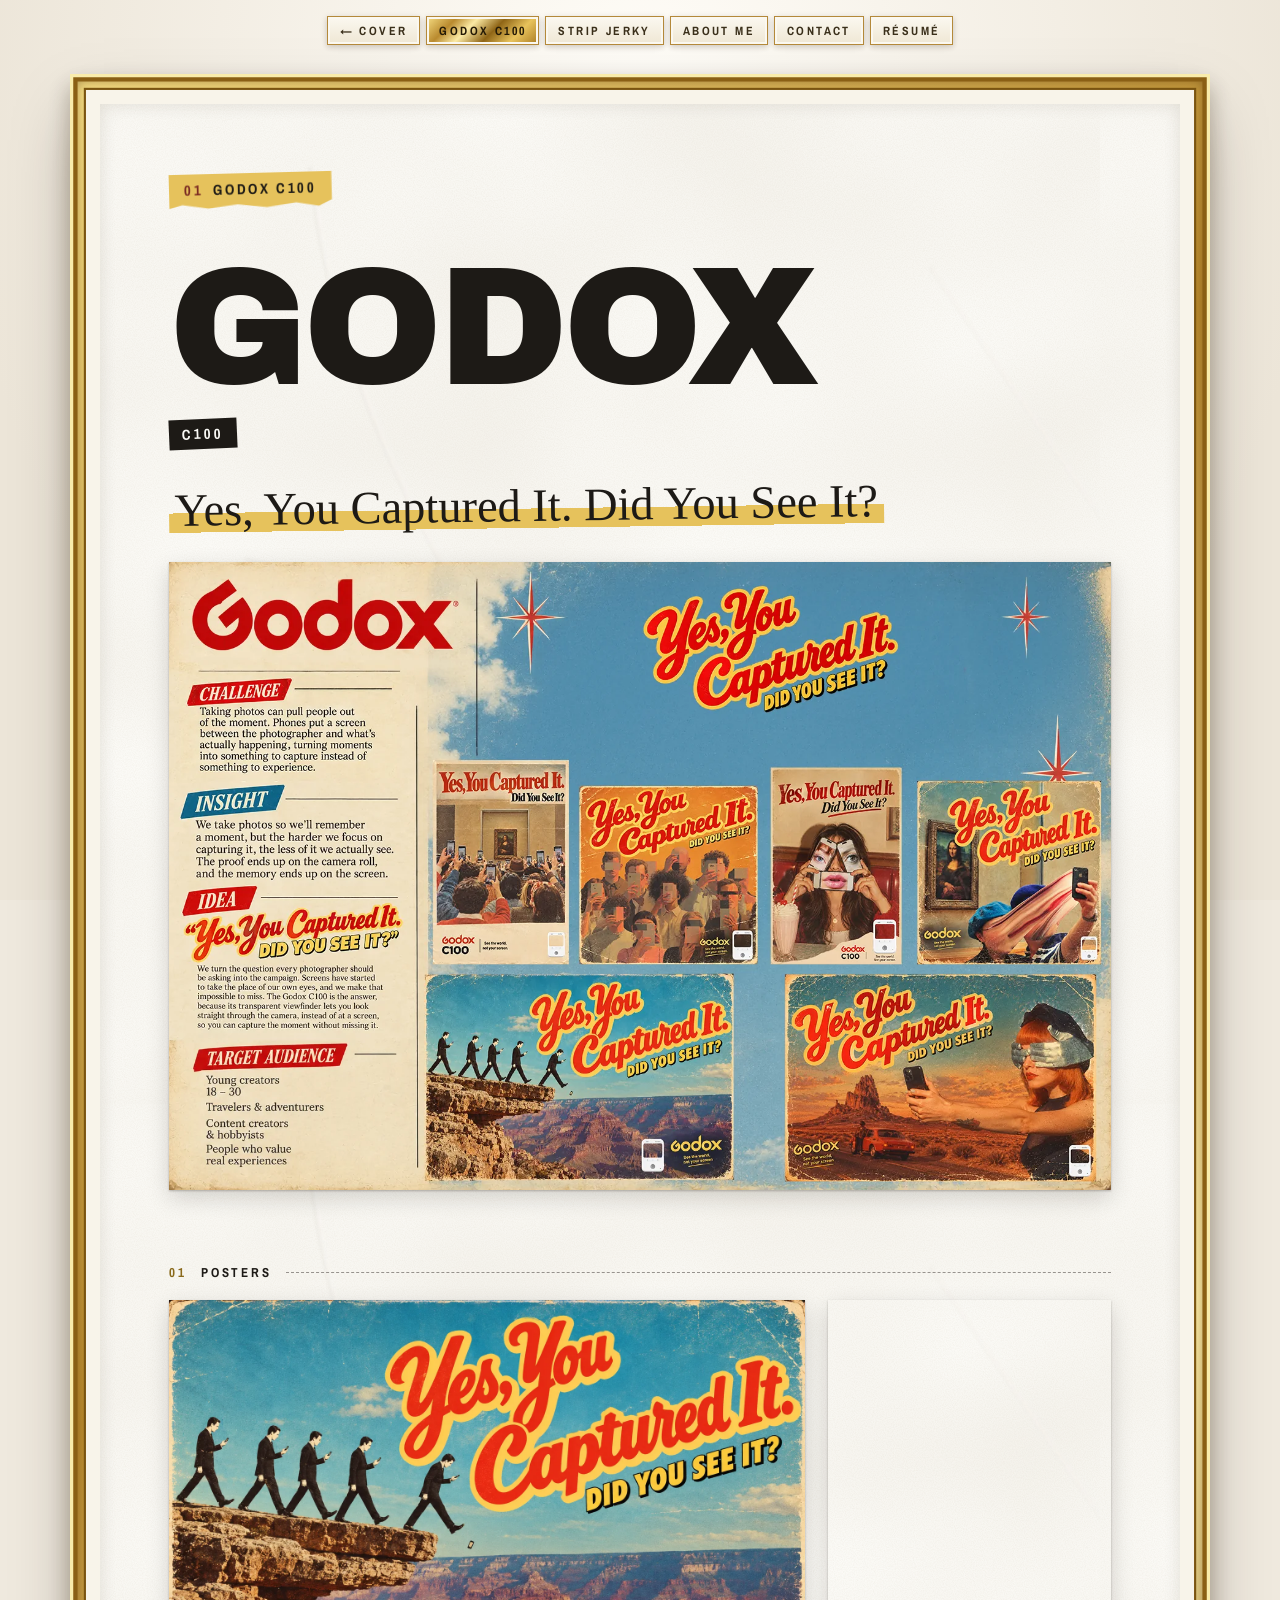
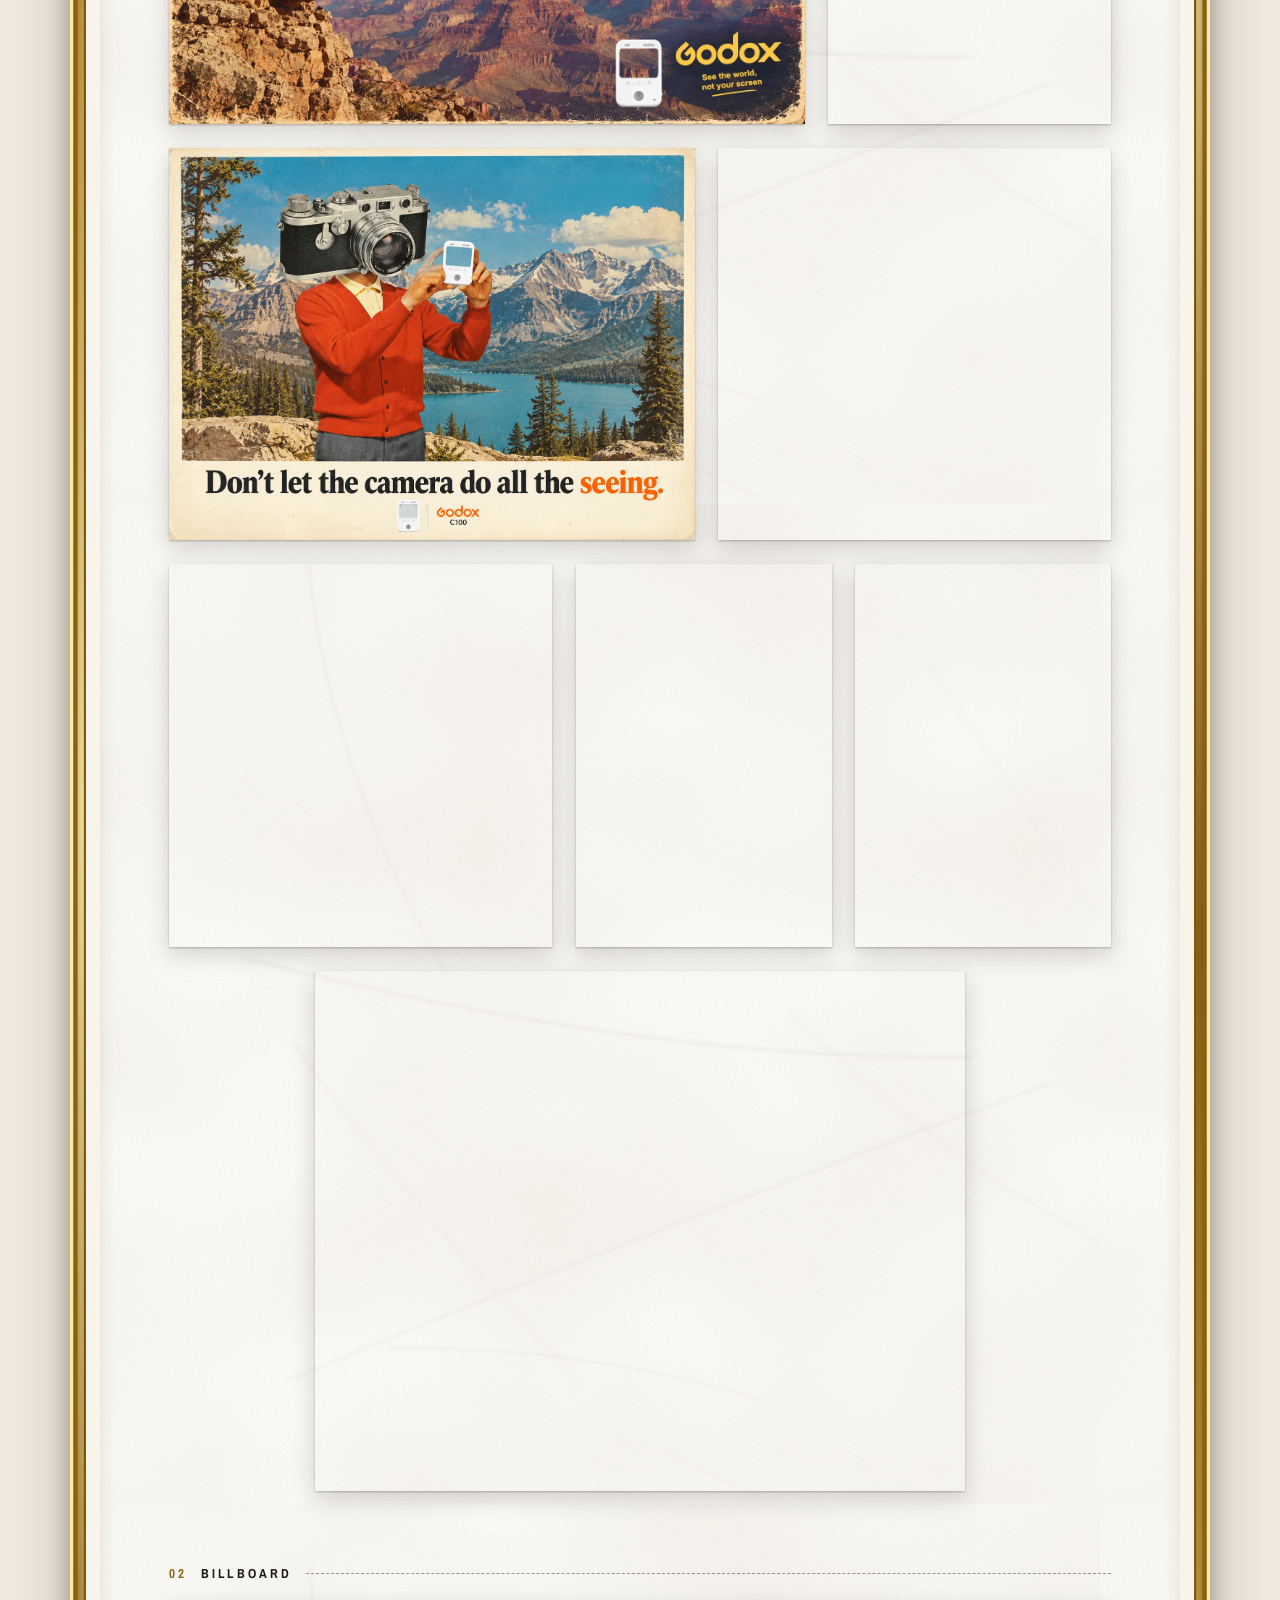
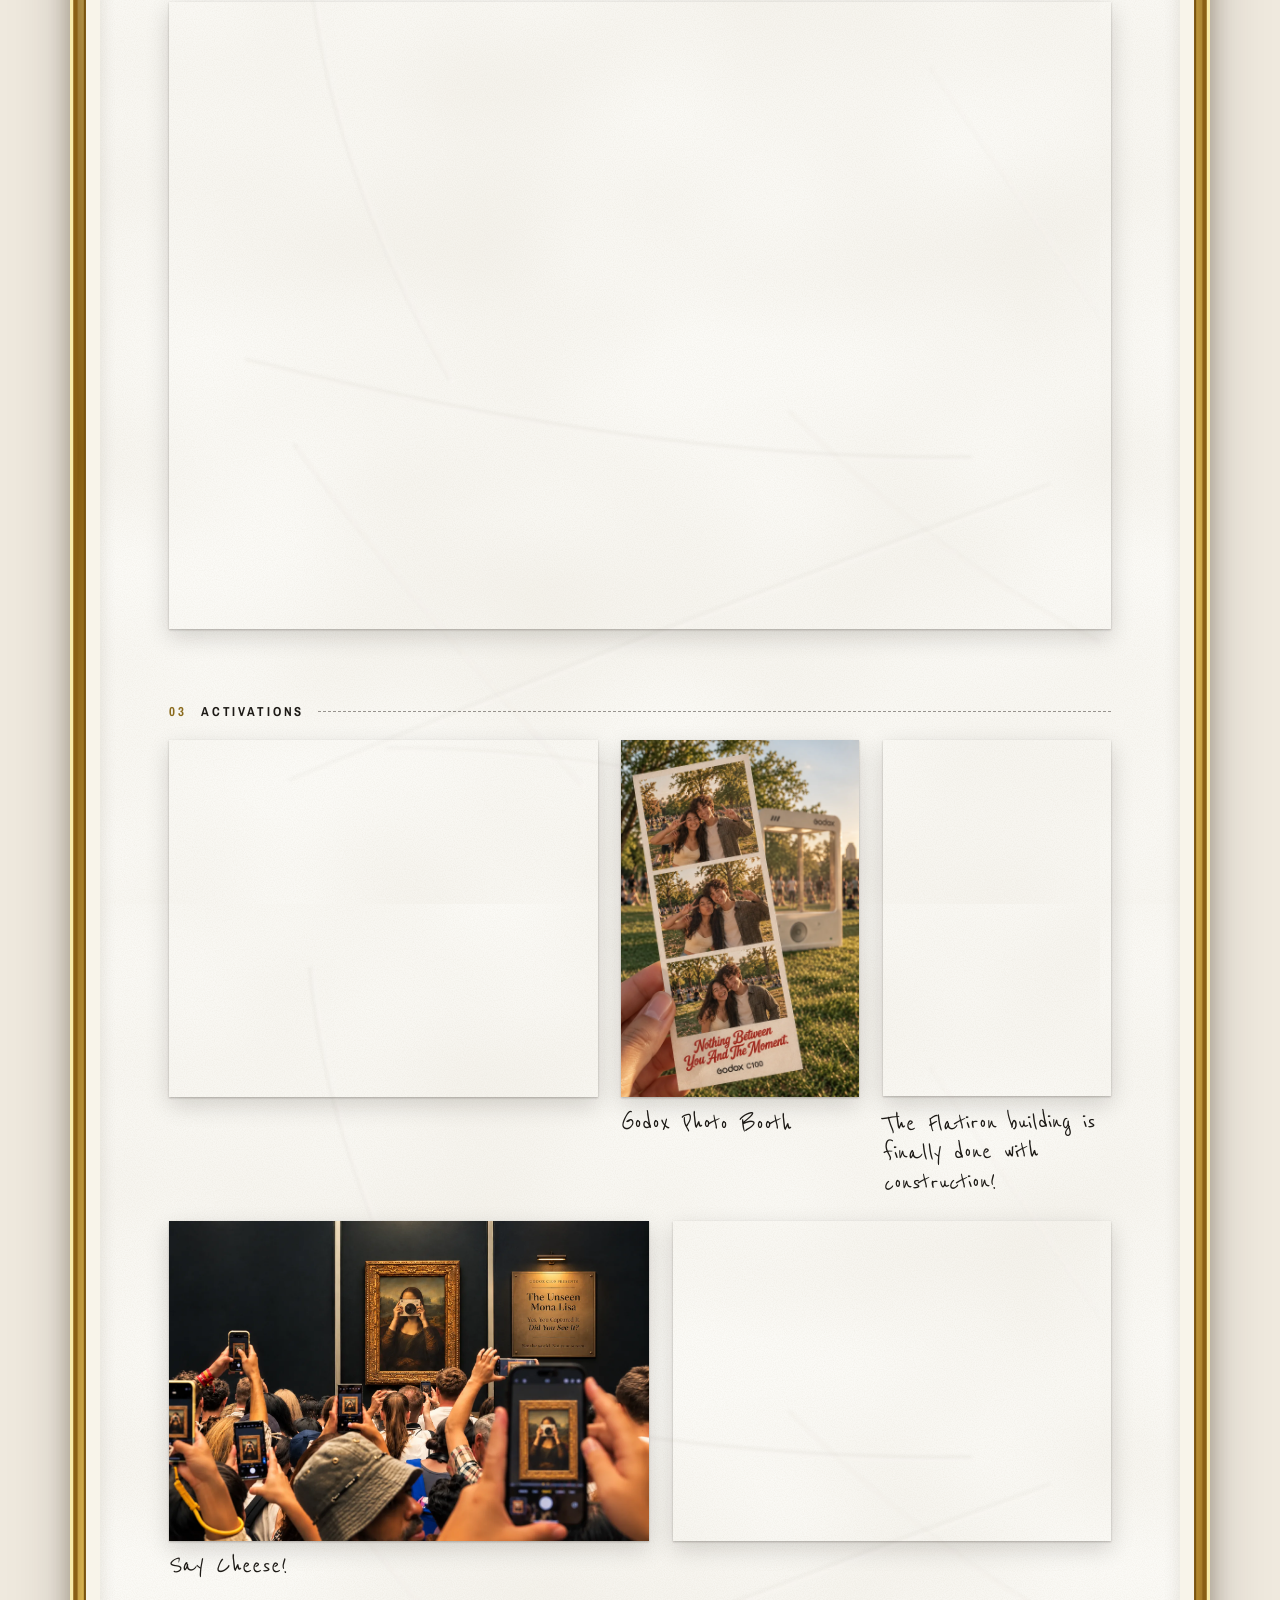
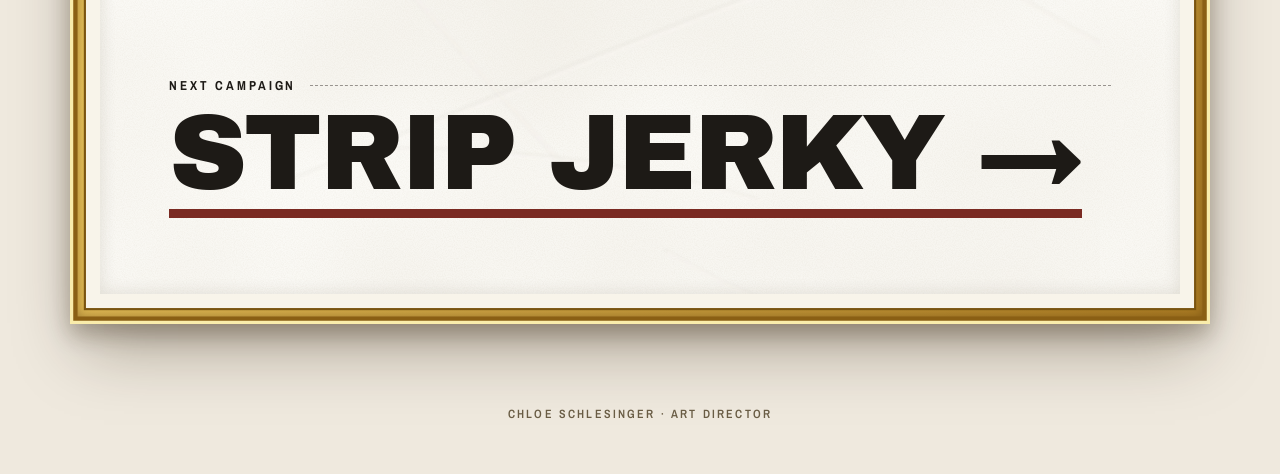
<file: godox-c100/index.html>
<!DOCTYPE html>
<html lang="en">
<head>
<meta charset="utf-8">
<meta name="viewport" content="width=device-width, initial-scale=1, viewport-fit=cover">
<title>Godox C100 | Chloe Schlesinger</title>
<meta name="description" content="Godox C100: Yes, You Captured It. Did You See It?">
<link rel="preconnect" href="https://fonts.googleapis.com">
<link rel="preconnect" href="https://fonts.gstatic.com" crossorigin>
<link href="https://fonts.googleapis.com/css2?family=Permanent+Marker&family=Archivo+Black&family=Archivo:wght@400;600;800&family=Archivo+Narrow:wght@500;700&family=Reenie+Beanie&family=Cormorant+Garamond:ital,wght@0,500;0,700;1,500&display=swap" rel="stylesheet">
<style>/* VERSION 4: graphic NYC street-poster editorial. Black, cream, cobalt, red + a little yellow. */
:root{
  --ink:#121212;--paper:#F3EDDF;--blue:#1B4DDB;--red:#E5301B;--yellow:#FFD21F;
  --f-mark:'Permanent Marker','Marker Felt',cursive;
  --f-bold:'Archivo Black','Arial Black',Impact,sans-serif;
  --f-body:'Archivo',system-ui,-apple-system,'Segoe UI',sans-serif;
  --f-narrow:'Archivo Narrow','Arial Narrow',sans-serif;
  --f-hand:'Reenie Beanie','Segoe Print',cursive;
}
*{box-sizing:border-box}
html{overflow-x:clip}
body{margin:0;background:#2a2118;color:var(--ink);font-family:var(--f-body);line-height:1.5;overflow-x:hidden}
a{color:inherit;text-decoration:none}
img,video{display:block;max-width:100%}
.skip{position:absolute;left:-999px;top:0;background:var(--ink);color:#fff;padding:.6rem 1rem;z-index:99}
.skip:focus{left:8px;top:8px}
:focus-visible{outline:3px solid var(--blue);outline-offset:3px}

/* the wall: a flat cobalt field with photocopy grain and a soft vignette. No photograph. */
.scene{position:fixed;inset:0;z-index:-3;background:radial-gradient(ellipse at 50% 40%,rgba(255,255,255,.07),transparent 60%),radial-gradient(ellipse at 50% 50%,transparent 55%,rgba(5,10,40,.45)),var(--blue)}
.scene::after{content:"";position:absolute;inset:0;background:url(../scene/grain.webp) 0 0/320px 320px repeat;opacity:.5}
body.inner .scene{background:radial-gradient(ellipse at 50% 30%,rgba(255,255,255,.06),transparent 60%),radial-gradient(ellipse at 50% 50%,transparent 50%,rgba(5,10,40,.5)),#17389f}

/* ---------------- paper pieces shared by flyer and posters ---------------- */
.tape{position:absolute;z-index:6;width:15cqw;height:5.4cqw;max-width:130px;max-height:44px;min-width:70px;min-height:24px;background:linear-gradient(180deg,rgba(243,226,160,.9),rgba(232,212,140,.88));
  box-shadow:0 1px 2px rgba(0,0,0,.28);clip-path:polygon(0 8%,4% 0,8% 10%,12% 0,100% 0,96% 22%,100% 46%,95% 70%,100% 100%,10% 100%,6% 90%,3% 100%,0 86%,3% 54%,0 30%);animation:pop .4s cubic-bezier(.3,1.5,.5,1) backwards}
.tape.t1{left:-3%;top:-1.8cqw;transform:rotate(-34deg);animation-delay:.6s}.tape.t2{right:-3%;top:-1.8cqw;transform:rotate(33deg);animation-delay:.7s}
@keyframes pop{from{transform:scale(1.6) rotate(0);opacity:0}}

/* tear-off tabs */
.tabs{display:flex;gap:.9cqw;padding:0 3cqw;margin-top:-1px;position:relative}
.tab{flex:1 1 0;min-width:0;position:relative;display:block;overflow:hidden;background:var(--paper);transform-origin:50% 0;
  height:calc(var(--th,44cqw)*var(--h,1));transform:rotate(var(--r0,0deg));transition:transform .28s cubic-bezier(.2,.8,.2,1),box-shadow .28s;
  box-shadow:inset 0 .9cqw .8cqw -.8cqw rgba(20,14,8,.3),inset .15cqw 0 0 rgba(255,255,255,.5);
  animation:tabin .6s cubic-bezier(.3,1.3,.5,1) backwards;animation-delay:calc(.85s + var(--i,0)*.08s)}
@keyframes tabin{from{transform:translateY(-3cqw) rotateX(60deg);opacity:0}}
.tab::before{content:"";position:absolute;left:0;right:0;top:0;height:1.1cqw;z-index:2;opacity:.55;background:repeating-linear-gradient(90deg,rgba(20,14,8,.5) 0 .7cqw,transparent .7cqw 1.5cqw)}
.tab::after{content:"";position:absolute;right:0;bottom:0;width:46%;height:19%;background:linear-gradient(135deg,transparent 47%,rgba(20,14,8,.22) 50%,#fff 54%,#e6e0d2 100%);border-top-left-radius:60% 40%;transform-origin:100% 100%;transition:transform .3s ease}
.tab:nth-child(even)::after{width:38%;height:15%}
.tab:nth-child(3n)::after{right:auto;left:0;transform-origin:0 100%;background:linear-gradient(225deg,transparent 47%,rgba(20,14,8,.22) 50%,#fff 54%,#e6e0d2 100%);border-top-left-radius:0;border-top-right-radius:60% 40%}
.tab .n{position:absolute;top:2.6cqw;left:0;right:0;text-align:center;font:700 2.3cqw/1 var(--f-narrow);letter-spacing:.16em;color:var(--k,var(--ink))}
.tab .t{position:absolute;left:50%;top:7.6cqw;bottom:3.4cqw;writing-mode:vertical-rl;transform:translateX(-50%) rotate(180deg);
  font:700 var(--tf,4.7cqw)/1 var(--f-narrow);text-transform:uppercase;letter-spacing:.015em;color:var(--k,var(--ink));white-space:nowrap}
.tab:hover,.tab:focus-visible{transform:perspective(700px) rotateX(-9deg) rotate(3deg) translateY(-1cqw);box-shadow:inset 0 .9cqw .8cqw -.8cqw rgba(20,14,8,.3),0 2cqw 2cqw -1cqw rgba(10,4,0,.5)}
.tab:hover::after,.tab:focus-visible::after{transform:scale(1.55)}
.tab.tab-flying{animation:none;transition:none;z-index:50;pointer-events:none;box-shadow:0 3cqw 3cqw -1cqw rgba(10,4,0,.5)}
.tabs .torn-stub{position:absolute;top:0;z-index:0;background:var(--paper);box-shadow:inset 0 .8cqw .6cqw -.5cqw rgba(20,14,8,.35)}

/* ---------------- HOME: an oversized flyer pasted up on the wall ---------------- */
body.home{overflow:hidden;height:100vh;height:100dvh}
.stage.home{height:100vh;height:100dvh;display:flex;justify-content:center;align-items:flex-start;padding-top:clamp(14px,5vh,56px)}
.home .sheetwrap{--W:min(calc(100vw - 36px),calc((100dvh - 8vh)/1.5),760px);width:var(--W);container-type:inline-size;position:relative;
  filter:drop-shadow(.2cqw .35cqw .2cqw rgba(5,8,30,.55)) drop-shadow(1.6cqw 2.6cqw 2.2cqw rgba(5,8,30,.4));
  transform-origin:50% 0;animation:slap .85s cubic-bezier(.2,.9,.25,1) both}
@keyframes slap{0%{transform:translateY(-20px) rotate(-1.6deg);opacity:0}45%{opacity:1}70%{transform:translateY(2px) rotate(.4deg)}100%{transform:none}}
/* two paste-up layers behind the flyer give it depth: found black paper, a yellow offcut */
.back{position:absolute;z-index:0;display:block}
.b-black{left:-9cqw;right:-6cqw;top:6cqw;height:92cqw;background:var(--ink);transform:rotate(2.6deg);transform-origin:50% 0;
  clip-path:polygon(0 1%,18% 0,46% 1.4%,74% 0,100% .8%,99% 40%,100% 74%,98.6% 100%,70% 98.6%,36% 100%,8% 98.8%,0 100%,1.2% 56%)}
.b-yellow{left:-13cqw;top:-3cqw;width:56cqw;height:74cqw;background:var(--yellow);transform:rotate(-5.4deg);transform-origin:50% 0;
  clip-path:polygon(0 0,100% 1.4%,98.6% 38%,100% 100%,60% 98%,26% 100%,1.4% 99%,0 52%)}
.sheet{position:relative;z-index:1;background:var(--sheetbg,var(--paper));aspect-ratio:100/106;padding:7.5cqw 8cqw 0;display:flex;flex-direction:column;
  clip-path:polygon(0 .3%,12% 0,34% .35%,58% 0,82% .3%,100% 0,99.7% 34%,100% 66%,99.8% 100%,0 100%,.25% 62%,0 30%)}
.sheet::before{content:"";position:absolute;inset:0;pointer-events:none;z-index:1;opacity:.5;background:url(../scene/wrinkle.webp) 0 0/100% 100% no-repeat,url(../scene/paper.webp) 0 0/1000px 1000px repeat}
.sheet::after{content:"";position:absolute;inset:0;pointer-events:none;z-index:1;
  background:linear-gradient(180deg,rgba(255,255,255,.35),transparent 12%),linear-gradient(0deg,rgba(120,90,50,.09),transparent 14%);
  box-shadow:inset 1px 1px 0 rgba(255,255,255,.7),inset -1px 0 0 rgba(60,40,20,.25)}
.sheet>*{position:relative;z-index:2}
.tabs{z-index:2}
.home h1{margin:0;font-weight:400;display:block}
/* name: giant black grotesk with a cobalt off-register ghost, then a red marker surname, then a quiet black label */
.h-first{display:block;font:400 21.5cqw/.82 var(--f-bold);letter-spacing:-.045em;color:var(--ink);text-shadow:.8cqw .7cqw 0 rgba(27,77,219,.78);transform:rotate(-1.2deg);transform-origin:0 100%;margin-left:-.6cqw}
.h-last{display:block;margin-top:4.2cqw;font:400 10.6cqw/1.05 var(--f-mark);letter-spacing:-.005em;color:var(--red);transform:rotate(-1.8deg);transform-origin:0 50%;white-space:nowrap;filter:url(#rough)}
.h-role{display:block;margin-top:3.2cqw;transform:rotate(-.9deg);white-space:nowrap}
.h-role span{display:inline-block;background:var(--ink);color:var(--paper);font:700 5.4cqw/1 var(--f-narrow);letter-spacing:.3em;padding:1.7cqw 2.6cqw 1.5cqw 3cqw;
  clip-path:polygon(0 8%,6% 0,24% 5%,52% 0,80% 6%,100% 0,98.6% 50%,100% 100%,78% 94%,50% 100%,24% 95%,6% 100%,0 92%,1.4% 50%)}
.invite{margin:auto 0 0;font:400 13.4cqw/.92 var(--f-hand);color:var(--ink);transform:rotate(-1.6deg);white-space:nowrap}
.invite span{color:var(--red);display:inline-block;background:linear-gradient(transparent 52%,var(--yellow) 52% 92%,transparent 92%);padding:0 1.2cqw;margin-left:-1.2cqw}
.credit{margin:4.6cqw 0 5.4cqw;font:600 2.5cqw/1.4 var(--f-body);text-transform:uppercase;letter-spacing:.12em;color:#2b2a27;max-width:78cqw}
.credit b{font-weight:800;color:var(--blue)}
.home .tab{--th:42cqw}
.foot{text-align:center;font:600 12px var(--f-narrow);letter-spacing:.18em;text-transform:uppercase;color:#f3eddf;text-shadow:0 1px 5px rgba(5,8,30,.9);padding:0 16px 40px}

/* ---------------- INNER PAGES: a poster unfolds over the street ---------------- */
.topnav{display:flex;flex-wrap:wrap;justify-content:center;gap:6px 6px;padding:16px 12px;position:absolute;top:0;left:0;right:0;z-index:8}
.topnav a{font:700 12.5px/1 var(--f-narrow);letter-spacing:.14em;text-transform:uppercase;background:var(--paper);color:var(--ink);padding:8px 12px 7px;
  box-shadow:0 2px 6px rgba(0,0,0,.45);transition:transform .2s ease;animation:navin .5s cubic-bezier(.3,1.4,.5,1) backwards;animation-delay:calc(.12s + var(--i,0)*.05s)}
@keyframes navin{from{opacity:0;transform:translateY(-22px) rotate(-5deg)}}
.topnav a:nth-child(odd){transform:rotate(-.8deg)}.topnav a:nth-child(even){transform:rotate(.7deg)}
.topnav a:hover{transform:translateY(-3px) rotate(0)}
.topnav a.cover{background:var(--yellow)}
.topnav a[aria-current=page]{background:var(--ink);color:var(--paper)}
.poster-wrap{perspective:1800px;padding:clamp(76px,9vw,104px) 16px clamp(50px,8vw,100px)}
.poster{position:relative;max-width:1080px;margin:0 auto;container-type:inline-size;transform-origin:50% 0;animation:unfold 1.05s cubic-bezier(.22,.8,.22,1) both}
@keyframes unfold{0%{transform:rotateX(-82deg) scaleY(.5);opacity:0}30%{opacity:1}68%{transform:rotateX(7deg)}84%{transform:rotateX(-2deg)}100%{transform:none}}
.paper{position:relative;background:var(--paper);padding:clamp(34px,6.4cqw,76px) clamp(20px,6.4cqw,84px) clamp(44px,7cqw,90px);
  box-shadow:0 1px 1px rgba(0,0,0,.5),0 10px 24px rgba(5,3,0,.45),0 34px 70px rgba(5,3,0,.35)}
.paper::before{content:"";position:absolute;inset:0;pointer-events:none;opacity:.5;background:url(../scene/paper.webp) 0 0/1000px 1000px repeat}
/* fold marks from where the poster was folded to be carried */
.paper::after{content:"";position:absolute;left:0;right:0;top:0;height:min(100%,2600px);pointer-events:none;
  background:linear-gradient(180deg,transparent 0 24.8%,rgba(20,14,8,.07) 25%,rgba(255,255,255,.55) 25.2%,transparent 25.9%,transparent 0 49.8%,rgba(20,14,8,.07) 50%,rgba(255,255,255,.55) 50.2%,transparent 50.9%,transparent 0 74.8%,rgba(20,14,8,.07) 75%,rgba(255,255,255,.55) 75.2%,transparent 75.9%)}
.paper>*{position:relative;z-index:1}
.poster .tape{top:-1cqw;width:11cqw;height:4cqw}
.poster .tabs{--th:24cqw;--tf:2.7cqw;padding:0 2.2cqw;gap:.8cqw;filter:drop-shadow(0 .5cqw .4cqw rgba(8,3,0,.45)) drop-shadow(0 2cqw 2.4cqw rgba(8,3,0,.35))}
.poster .tab .n{font-size:1.45cqw;top:1.4cqw}
.poster .tab .t{top:4.6cqw;bottom:2cqw}
.poster .tab{box-shadow:inset 0 .6cqw .5cqw -.5cqw rgba(20,14,8,.3)}

.hero{position:relative;padding-bottom:clamp(6px,2cqw,24px)}
.torn{display:inline-flex;align-items:center;gap:.7em;background:var(--yellow);color:var(--ink);font:700 clamp(12px,1.35cqw,15px)/1 var(--f-narrow);letter-spacing:.18em;text-transform:uppercase;padding:9px 15px 11px;transform:rotate(-1.5deg);
  clip-path:polygon(0 0,100% 0,100% 82%,92% 100%,78% 88%,60% 100%,42% 90%,24% 100%,8% 88%,0 98%)}
.torn b{color:var(--red)}
.hero h1{margin:.28em 0 0;font:400 clamp(58px,15.5cqw,200px)/.88 var(--f-bold);letter-spacing:-.028em;text-transform:uppercase}
.hero h1 span{display:block}
.badge{display:inline-block;margin-top:clamp(10px,1.6cqw,20px);background:var(--ink);color:var(--paper);font:700 clamp(12px,1.35cqw,15px)/1 var(--f-narrow);letter-spacing:.2em;text-transform:uppercase;padding:8px 13px 7px;transform:rotate(-2.5deg)}
.idea{margin:clamp(18px,3cqw,36px) 0 0;font:400 clamp(23px,4.3cqw,52px)/1.28 var(--f-mark);max-width:19em;transform:rotate(-.8deg);transform-origin:0 50%}
.idea span{background:linear-gradient(transparent 56%,var(--yellow) 56% 94%,transparent 94%);-webkit-box-decoration-break:clone;box-decoration-break:clone;padding:0 .12em}
.sub{font-size:clamp(15px,1.6cqw,19px);line-height:1.6;margin:1.2em 0 0;max-width:34em;color:#2a2a28}
.section{margin-top:clamp(40px,7cqw,92px)}
.lead{margin-top:clamp(26px,5cqw,64px)}
.cap{display:flex;align-items:center;gap:14px;margin:0 0 clamp(14px,2cqw,24px);font:700 13px/1 var(--f-narrow);letter-spacing:.22em;text-transform:uppercase}
.cap b{color:var(--blue)}
.cap::after{content:"";flex:1;border-top:1.5px dashed rgba(20,14,8,.42)}
.bigfig{margin:0 auto;max-width:960px}
.bigfig.bill{max-width:1100px}
.bigfig img,.bigfig video,.jg img,.jg video{width:100%;height:auto;box-shadow:0 1px 2px rgba(20,14,8,.25),0 8px 22px rgba(20,14,8,.16)}
.jg{display:flex;flex-wrap:wrap;gap:clamp(14px,2.2cqw,28px);justify-content:center;align-items:flex-start}
.jg figure{margin:0;flex:calc(var(--r)*1) 1 calc(var(--r)*var(--h));max-width:calc(var(--r)*var(--mh))}
.jg figcaption{font:400 clamp(22px,2.6cqw,30px)/1.05 var(--f-hand);margin-top:12px;color:var(--ink);transform:rotate(-.8deg)}
.jg figure:nth-child(even) figcaption{transform:rotate(.8deg)}
.ph{aspect-ratio:var(--r);border:2px dashed rgba(20,14,8,.4);display:flex;align-items:center;justify-content:center;text-align:center;padding:1rem;background:rgba(0,0,0,.03);font-size:14px}
.ph b{display:block;font-size:1.1em}
.nextrow{margin-top:clamp(56px,9cqw,120px)}
.nextrow .cap{margin-bottom:10px}
.next{display:inline-block;font:400 clamp(38px,10cqw,128px)/.95 var(--f-bold);letter-spacing:-.025em;text-transform:uppercase;border-bottom:.09em solid var(--red);padding-bottom:.04em;transition:color .2s ease}
.next span{display:inline-block;transition:transform .25s ease}
.next:hover{color:var(--red)}.next:hover span{transform:translateX(.12em)}

/* about + contact */
.about-hero .hi{margin:.1em 0 0;font:400 clamp(110px,26cqw,320px)/.84 var(--f-mark);color:var(--blue);transform:rotate(-3deg);transform-origin:0 100%;filter:url(#roughbig);text-transform:none;letter-spacing:0}
.about-top{display:grid;grid-template-columns:minmax(0,1.25fr) minmax(0,.75fr);gap:clamp(24px,5cqw,70px);align-items:start}
.bio h2{font:400 clamp(26px,4.6cqw,54px)/1 var(--f-bold);text-transform:uppercase;letter-spacing:-.02em;margin:0 0 .6em}
.bio p{font-size:clamp(16px,1.9cqw,21px);line-height:1.65;margin:0 0 1.1em;max-width:34em}
.snap{position:relative;margin:0;background:#fff;padding:clamp(6px,1cqw,12px);box-shadow:0 1px 2px rgba(20,14,8,.3),0 12px 26px rgba(20,14,8,.22)}
.snap img{width:100%;height:auto}
.snap::before{content:"";position:absolute;top:-1.6cqw;left:50%;width:min(34%,110px);height:2.8cqw;min-height:20px;transform:translateX(-50%) rotate(-3deg);background:rgba(236,224,164,.75);box-shadow:0 1px 3px rgba(20,14,8,.2);z-index:2}
.snap.s1{transform:rotate(1.6deg)}.snap.s2{transform:rotate(-1.8deg)}.snap.s3{transform:rotate(1deg)}.snap.s2::before{transform:translateX(-50%) rotate(4deg)}
.pics{display:grid;grid-template-columns:repeat(auto-fit,minmax(min(100%,210px),1fr));gap:clamp(22px,3.6cqw,48px);margin-top:clamp(40px,7cqw,90px)}
.contact{margin-top:clamp(56px,10cqw,130px)}
.say{margin:0;font-weight:400}
.say span{display:block;font:400 clamp(66px,19cqw,240px)/.86 var(--f-bold);letter-spacing:-.035em}
.say span+span{color:var(--red);margin-left:.4em}
.contact-links{list-style:none;margin:clamp(22px,4cqw,48px) 0 0;padding:0;display:flex;flex-direction:column;gap:clamp(6px,1cqw,12px)}
.contact-links a{display:inline-block;font:800 clamp(20px,4.2cqw,48px)/1.15 var(--f-body);letter-spacing:-.02em;text-decoration:underline;text-decoration-thickness:.07em;text-underline-offset:.16em;text-decoration-color:var(--blue);word-break:break-word;transition:transform .22s ease,color .2s}
.contact-links a:hover{color:var(--blue);transform:translateX(.3em)}
.resume{display:inline-block;margin-top:clamp(26px,4cqw,50px);background:var(--blue);color:#fff;padding:.5em 1.3em .55em;transform:rotate(-1.6deg);transition:transform .22s ease;
  clip-path:polygon(0 4%,6% 0,24% 3%,50% 0,78% 4%,100% 0,99% 50%,100% 97%,82% 100%,56% 96%,30% 100%,8% 97%,0 100%,1% 48%)}
.resume span{display:block;font:400 clamp(26px,4.2cqw,46px)/1.05 var(--f-mark)}
.resume small{display:block;font:700 12px/1 var(--f-narrow);letter-spacing:.2em;text-transform:uppercase;margin-top:.5em;opacity:.9}
.resume:hover{transform:rotate(0)}

/* soft reveal for pictures */
.js .rv{opacity:0;transform:translateY(22px);transition:opacity .7s ease,transform .7s cubic-bezier(.2,.8,.2,1)}
.js .rv.in{opacity:1;transform:none}

@media (max-width:760px){
  .home .sheetwrap{--W:min(calc(100vw - 40px),calc((100dvh - 8vh)/1.6))}
  .b-black{left:-5cqw;right:-3cqw}.b-yellow{left:-6cqw}
  .stage.home{padding-top:clamp(12px,4vh,40px)}
  .topnav{gap:5px;padding:12px 8px}
  .topnav a{font-size:11.5px;padding:7px 9px 6px}
  .poster-wrap{padding-top:clamp(96px,26vw,118px);padding-left:10px;padding-right:10px}
  .poster .tabs{--th:64cqw;--tf:5.5cqw;padding:0 1.6cqw;gap:1cqw}
  .poster .tab .n{font-size:3.2cqw;top:3cqw}.poster .tab .t{top:10cqw;bottom:3.6cqw}
  .about-top{grid-template-columns:1fr}
  .portrait{max-width:300px;margin:12px auto 0}
}
@media (prefers-reduced-motion:reduce){
  .tab,.topnav a,.next,.next span,.resume,.contact-links a{transition:none}
  .js .rv{opacity:1;transform:none;transition:none}
  .sheetwrap,.poster,.tape,.tab,.topnav a{animation:none!important}
}
/* VERSION 5: illustrated art gallery. Off-white wall, gold frames, a wooden bench, visitors seen from behind. */
body.g{--ink:#1d1a16;--paper:#fbfaf6;--blue:#8a6a1c;--red:#7a2a22;--yellow:#e6c25c;
  --gold:linear-gradient(135deg,#f6dd83 0%,#b98a2e 22%,#fbeaa4 38%,#8f6516 58%,#e8c35c 78%,#a97a22 100%);
  --f-serif:'Cormorant Garamond','Cormorant',Georgia,'Times New Roman',serif;background:#efe9de}
body.g .scene{background:radial-gradient(ellipse at 50% 12%,#fffdf8,#ece5d8 75%);}
body.g .scene::after{display:none}
body.g .tape,body.g .staple{display:none}

/* ---------------- HOME ---------------- */
body.g.home{overflow:hidden}
.gallery{position:fixed;inset:0;overflow:hidden;--rw:min(100vw,177.78dvh);--wall:#efe9de;
  background:
    linear-gradient(180deg,rgba(0,0,0,.07),transparent 9%),
    radial-gradient(ellipse 60% 55% at 50% 38%,rgba(255,252,243,.9),transparent 70%),var(--wall)}
.gallery .floor{position:absolute;left:0;right:0;bottom:0;height:calc(var(--rw)*.5625*.289);
  background:
    linear-gradient(180deg,rgba(60,35,10,.38),rgba(60,35,10,0) 14%),
    repeating-linear-gradient(90deg,rgba(70,40,12,.16) 0 1px,transparent 1px calc(var(--rw)*.062)),
    linear-gradient(180deg,#c7a173,#a57b4f);box-shadow:0 -3px 0 #f6f1e7,0 -4px 0 rgba(0,0,0,.12)}
.room{position:absolute;bottom:0;left:0;right:0;margin:0 auto;width:var(--rw);aspect-ratio:16/9;container-type:size}
.room>*{position:absolute}

.vinyl{margin:0;left:0;right:0;top:2.8%;text-align:center;font:600 3.1cqw/1 var(--f-serif);letter-spacing:.06em;color:#2a241b}
.vinyl span{display:block}
.vinyl small{display:block;margin-top:.9cqw;font:600 .95cqw var(--f-narrow);letter-spacing:.34em;text-transform:uppercase;color:#7b6a45}

.frame{display:block;--ph:22.5cqw;--pad:4.8cqw;width:calc(var(--ph)*var(--r) + var(--pad));translate:-50% 0;top:17%;transition:transform .45s cubic-bezier(.2,.8,.2,1)}
.frame.f1{left:33%}.frame.f2{left:67%}
.frame .gold{position:relative;display:block;padding:1.3cqw;background:var(--gold);
  box-shadow:inset 0 0 0 .2cqw rgba(255,244,180,.95),inset 0 0 0 .55cqw #8a5f14,inset 0 0 .9cqw .45cqw rgba(70,40,0,.55),0 .3cqw .8cqw rgba(40,25,5,.4),0 1.6cqw 2.6cqw -.8cqw rgba(40,25,5,.45);transition:box-shadow .4s}
.frame .gold::before{content:"";position:absolute;inset:0;padding:1.3cqw;pointer-events:none;
  background:radial-gradient(circle,rgba(110,70,8,.65) 0 .16cqw,transparent .2cqw) 0 0/.85cqw .85cqw;
  -webkit-mask:linear-gradient(#000 0 0) content-box exclude,linear-gradient(#000 0 0);-webkit-mask-composite:xor;
  mask:linear-gradient(#000 0 0) content-box exclude,linear-gradient(#000 0 0);mask-composite:exclude;opacity:.8}
.frame .gold::after{content:"";position:absolute;inset:-.2cqw;pointer-events:none;
  background:
   radial-gradient(circle,#fff6c4 0 .38cqw,#a8761c .45cqw .75cqw,#6d4709 .8cqw 1cqw,transparent 1.05cqw) 0 0/2.2cqw 2.2cqw no-repeat,
   radial-gradient(circle,#fff6c4 0 .38cqw,#a8761c .45cqw .75cqw,#6d4709 .8cqw 1cqw,transparent 1.05cqw) 100% 0/2.2cqw 2.2cqw no-repeat,
   radial-gradient(circle,#fff6c4 0 .38cqw,#a8761c .45cqw .75cqw,#6d4709 .8cqw 1cqw,transparent 1.05cqw) 0 100%/2.2cqw 2.2cqw no-repeat,
   radial-gradient(circle,#fff6c4 0 .38cqw,#a8761c .45cqw .75cqw,#6d4709 .8cqw 1cqw,transparent 1.05cqw) 100% 100%/2.2cqw 2.2cqw no-repeat}
.frame .mat{display:block;padding:1.1cqw;background:#f8f4ea;box-shadow:inset 0 .25cqw .7cqw rgba(0,0,0,.4),0 0 0 .18cqw #7a5410}
.frame .mat picture{display:block}.frame .mat img{display:block;width:calc(var(--ph)*var(--r));height:var(--ph);max-width:none;object-fit:cover}
.frame .mat img{box-shadow:0 0 0 .12cqw rgba(0,0,0,.4)}
.frame .lamp{position:absolute;left:50%;top:-2.7cqw;width:9cqw;height:.8cqw;margin-left:-4.5cqw;border-radius:.4cqw;background:linear-gradient(180deg,#e7c670,#8c6212);box-shadow:0 .3cqw .6cqw rgba(0,0,0,.35);pointer-events:none}
.frame .lamp::before{content:"";position:absolute;left:50%;top:.7cqw;width:.35cqw;height:1.2cqw;margin-left:-.17cqw;background:#8c6212}
.frame .lamp::after{content:"";position:absolute;left:50%;top:.5cqw;width:46cqw;height:30cqw;margin-left:-23cqw;z-index:-1;pointer-events:none;
  background:radial-gradient(ellipse 50% 62% at 50% 0,rgba(255,240,190,.62),rgba(255,240,190,.18) 55%,transparent 75%)}
.frame .label{display:block;margin-top:1.1cqw;padding-left:.2cqw;font:600 1.45cqw/1.15 var(--f-serif);color:#2a241b;letter-spacing:.02em}
.frame .label b{font:700 1cqw var(--f-narrow);letter-spacing:.2em;color:#8a6a1c;margin-right:.5cqw}
.frame .label small{display:none;margin-top:.35cqw;font:italic 500 1.15cqw/1.25 var(--f-serif);color:#6a5d45}
.frame:hover,.frame:focus-visible{transform:translateY(-.5cqw);outline:none}
.frame:hover .gold,.frame:focus-visible .gold{box-shadow:inset 0 0 0 .2cqw rgba(255,244,180,.95),inset 0 0 0 .55cqw #8a5f14,inset 0 0 .9cqw .45cqw rgba(70,40,0,.5),0 0 3cqw .8cqw rgba(255,214,110,.75),0 2cqw 3cqw -.8cqw rgba(40,25,5,.45)}
.frame:focus-visible .label{text-decoration:underline}

.plaques{left:45.5%;width:9%;top:30%;display:flex;flex-direction:column;gap:.8cqw}
.plaque{display:block;text-align:center;padding:.75cqw .4cqw .65cqw;font:700 .95cqw/1 var(--f-narrow);letter-spacing:.2em;text-transform:uppercase;color:#3a2f1a;
  background:linear-gradient(180deg,#fbf8f0,#efe7d4);border:.12cqw solid #b4893a;box-shadow:inset 0 0 0 .16cqw #fbf8f0,0 .25cqw .6cqw rgba(40,25,5,.3);transition:background .3s,color .3s,transform .3s}
.plaque:hover,.plaque:focus-visible{background:var(--gold);color:#241a06;transform:translateY(-.2cqw);outline:none}

.rug{left:28%;width:44%;top:81%;height:12%;border-radius:50%;background:radial-gradient(ellipse,rgba(110,45,35,.34),rgba(110,45,35,.2) 60%,transparent 72%)}
.bench{position:static}
.bench i{position:absolute;display:block}
.bench .top{left:36%;width:28%;top:75%;height:1.4cqw;background:linear-gradient(180deg,#d6aa72,#b98a52);border-radius:.3cqw .3cqw 0 0;z-index:3;box-shadow:0 -.2cqw 0 rgba(255,235,190,.5)}
.bench .front{left:36%;width:28%;top:calc(75% + 1.4cqw);height:2.3cqw;background:linear-gradient(180deg,#a8763c,#8a5b2a);z-index:5;box-shadow:0 .6cqw .9cqw rgba(30,15,0,.35),inset 0 .15cqw 0 rgba(255,225,170,.35)}
.bench .lg{width:1.3cqw;top:calc(75% + 3.7cqw);height:6.2cqw;background:linear-gradient(90deg,#7b5126,#946236);z-index:3;border-radius:0 0 .2cqw .2cqw}
.bench .lg.a{left:37.4%}.bench .lg.b{left:61.3%}
.bench .lg.c,.bench .lg.d{display:none}
.hint{left:0;right:0;bottom:2.2%;text-align:center;font:italic 500 1.35cqw var(--f-serif);color:#f9efd8;text-shadow:0 1px 3px rgba(40,20,0,.55);letter-spacing:.04em;margin:0;pointer-events:none}

/* visitors, drawn from behind */
.vis{left:0;top:0;width:8cqw;transform-origin:50% 100%;will-change:transform;pointer-events:auto;cursor:grab;touch-action:none;user-select:none;-webkit-user-select:none;opacity:0}
.vis.drag{cursor:grabbing}.vis.drag svg{filter:drop-shadow(0 .6cqw .6cqw rgba(30,15,0,.35))}
.vis.on{opacity:1}
.vis svg{display:block;width:100%;height:auto;overflow:visible}
.vis .skin{fill:var(--skin)}.vis .hair{fill:var(--hair)}.vis .top{fill:var(--top)}.vis .top.dk{fill:var(--top2)}.vis .hood{fill:var(--top2)}
.vis .pants{fill:var(--pants)}.vis .shoe{fill:#f4f1ea}.vis .bag{fill:var(--bag)}.vis .bagstrap{fill:var(--bag);opacity:.9}
.vis::before{content:"";position:absolute;left:-6%;right:-6%;bottom:-2.5%;height:6%;background:radial-gradient(ellipse,rgba(30,15,0,.35),transparent 70%);transition:opacity .5s}
.vis.sit::before{opacity:0}
.vis.w1{--hair:#e0be7a;--top:#9a9da4;--top2:#7e8188;--pants:#2c303b;--bag:#cf3a2d;--skin:#eac0a2;z-index:6}
.vis.w2{--hair:#2b2119;--top:#25405e;--top2:#1a2e45;--pants:#4d3d2b;--bag:transparent;--skin:#b98563;z-index:2}
.vis.w3{--hair:#7a3519;--top:#b8403c;--top2:#8f2f2d;--pants:#262a33;--bag:transparent;--skin:#f1caa9;z-index:2}
.vis.w1.sit{z-index:4}
.vis.w2 .bag,.vis.w2 .bagstrap,.vis.w3 .bag,.vis.w3 .bagstrap{display:none}
.vis .legs{transform-origin:50% 54%;transition:transform .8s ease,opacity .5s}
.vis.sit .legs{transform:scaleY(.12) translateY(-4px);opacity:0}
.vis .leg,.vis .arm,.vis .body,.vis .head{transform-box:fill-box}
.vis .head{transform-origin:50% 90%;transition:transform 1s ease}
.vis .leg{transform-origin:50% 0}
.vis.walk .leg.l{animation:stepL .78s ease-in-out infinite}
.vis.walk .leg.r{animation:stepL .78s ease-in-out infinite -.39s}
@keyframes stepL{0%,100%{transform:translateY(0) scaleY(1)}50%{transform:translateY(-14px) scaleY(.9)}}
.vis.walk .arm.l{animation:swing .78s ease-in-out infinite;transform-origin:50% 8%}
.vis.walk .arm.r{animation:swing .78s ease-in-out infinite -.39s;transform-origin:50% 8%}
@keyframes swing{0%,100%{transform:rotate(5deg)}50%{transform:rotate(-5deg)}}
.vis.walk .body,.vis.walk .head{animation:bob .39s ease-in-out infinite}
@keyframes bob{0%,100%{transform:translateY(0)}50%{transform:translateY(-3px)}}
/* looking up at the frames */
.vis.look .head{animation:gaze 15s ease-in-out infinite}
@keyframes gaze{0%,100%{transform:translate(0,0) rotate(0)}8%,22%{transform:translate(-4px,-3px) rotate(-3deg) scaleY(1.04)}34%{transform:translate(0,-1px)}52%,66%{transform:translate(4px,-3px) rotate(3deg) scaleY(1.04)}80%{transform:translate(0,-4px) scaleY(1.06)}}
.room[data-look="0"] .vis.w1.look .head{animation:none;transform:translate(-4px,-3px) rotate(-3deg) scaleY(1.05)}
.room[data-look="1"] .vis.w1.look .head{animation:none;transform:translate(4px,-3px) rotate(3deg) scaleY(1.05)}

/* ---------------- INNER PAGES ---------------- */
body.g.inner{color:var(--ink)}
body.g .topnav a{transform:none;background:linear-gradient(180deg,#fbf8f0,#efe7d4);color:#3a2f1a;border:1px solid #b4893a;border-radius:0;font:700 12px/1 var(--f-narrow);letter-spacing:.2em;box-shadow:inset 0 0 0 2px #fbf8f0,0 2px 6px rgba(40,25,5,.22)}
body.g .topnav a:hover,body.g .topnav a:focus-visible{background:var(--gold);color:#241a06;transform:translateY(-2px)}
body.g .topnav a.cover{background:linear-gradient(180deg,#fbf8f0,#efe7d4)}
body.g .topnav a[aria-current=page]{background:var(--gold);color:#241a06}
body.g .poster-wrap{padding-inline:clamp(26px,5vw,60px)}
body.g .poster{animation:none}
body.g .poster::before{content:"";position:absolute;inset:-2.8cqw;background:var(--gold);z-index:0;
  box-shadow:inset 0 0 0 .3cqw rgba(255,244,180,.95),inset 0 0 0 .7cqw #8a5f14,inset 0 0 1.2cqw .5cqw rgba(70,40,0,.5),0 1cqw 2cqw rgba(40,25,5,.3),0 3cqw 6cqw -1cqw rgba(40,25,5,.35)}
body.g .paper{z-index:1;box-shadow:0 0 0 1.3cqw #f8f4ea,0 0 0 1.5cqw #7a5410,inset 0 0 1.6cqw rgba(60,40,10,.12)}
body.g .paper::after{display:none}
body.g .paper::before{opacity:.25}
body.g .foot{color:#6a5d45;text-shadow:none}
body.g .poster .tape{display:none}
@media (max-width:760px){body.g .poster::before{inset:-3.4cqw}}

/* ---------------- PHONE: a tall room, frames stacked ---------------- */
@media (max-width:760px),(max-aspect-ratio:4/5){
  .gallery{--rw:100vw}
  .gallery .floor{height:34%}
  .room{aspect-ratio:auto;height:100dvh;width:100vw}
  .vinyl{top:2.6%;font-size:8cqw}.vinyl small{font-size:2.7cqw;margin-top:2cqw}
  .frame{--ph:50cqw;--pad:8cqw;top:24%}
  .frame.f1{left:26%}.frame.f2{left:74%}
  .frame .gold{padding:2.2cqw}.frame .gold::before{padding:2.2cqw;background-size:1.8cqw 1.8cqw;background-image:radial-gradient(circle,rgba(110,70,8,.65) 0 .35cqw,transparent .45cqw)}
  .frame .gold::after{background-size:4.4cqw 4.4cqw}
  .frame .mat{padding:1.8cqw}
  .frame .lamp{top:-4.4cqw;width:16cqw;height:1.8cqw;margin-left:-8cqw}
  .frame .lamp::after{width:80cqw;height:50cqw;margin-left:-40cqw}
  .frame .label{font-size:max(14px,3.8cqw);margin-top:2.4cqw}.frame .label b{font-size:max(10px,2.8cqw)}.frame .label small{display:none}
  .plaques{left:10%;width:80%;top:14%;flex-direction:row;gap:2cqw}
  .plaque{flex:1;font-size:max(11px,3cqw);padding:2.6cqw 1cqw;border-width:1px}
  .bench .top{left:20%;width:60%;top:76%;height:3cqw}
  .bench .front{left:20%;width:60%;top:calc(76% + 3cqw);height:5cqw}
  .bench .lg{top:calc(76% + 8cqw);height:12cqw;width:3cqw}.bench .lg.a{left:23%}.bench .lg.b{left:73%}
  .rug{left:8%;width:84%;top:85%;height:9%}
  .vis{width:15cqw}
  .hint{font-size:4cqw;bottom:1.5%}
}
@media (prefers-reduced-motion:reduce){.vis *{animation:none!important}}
/* VERSION 6: a photographed museum. The campaigns are hung inside the photo's own gold frames. */
body.museum-page{background:#d9c9ac;overflow:hidden}
body.museum-page .scene{display:none}
.museum{position:fixed;inset:0;overflow:hidden;background:#cdb690}
.pan{position:absolute;inset:0;overflow:hidden}
.stage{position:absolute;left:50%;top:50%;translate:-50% -50%;width:max(100vw,calc(100dvh*1.7767));aspect-ratio:1672/941;container-type:inline-size;
  transition:transform 1.1s cubic-bezier(.2,.7,.2,1);will-change:transform}
.shot{position:absolute;inset:0;width:100%;height:100%;display:block;user-select:none;-webkit-user-drag:none}
.stage>*{position:absolute}.stage>.shot{position:absolute}

/* the campaign, mounted on a cream mat inside the photographed opening */
.museum .stage .frame{display:block;outline:none;cursor:pointer;translate:none;transform:none;--ph:initial}
.museum .stage .frame:hover,.museum .stage .frame:focus-visible{transform:none}
.frame .art{position:absolute;overflow:hidden;background:linear-gradient(180deg,#e6d9c1,#efe5d0 60%,#e9dcc4);
  box-shadow:inset 0 .55cqw .75cqw -.2cqw rgba(38,21,4,.62),inset .3cqw 0 .5cqw -.2cqw rgba(38,21,4,.38),inset -.15cqw 0 .3cqw -.1cqw rgba(38,21,4,.25)}
.frame .art picture{position:absolute;left:50%;top:50%;width:var(--pw,90%);aspect-ratio:var(--r);translate:-50% -50%;display:block;
  box-shadow:0 0 0 .22cqw #f7f1e4,0 0 0 .3cqw rgba(60,40,15,.28),0 .25cqw .5cqw rgba(30,15,0,.45)}
.frame .art img{display:block;width:100%;height:100%;object-fit:cover}
/* light falling on the print: spotlight from above, warm tint, a faint glass sheen, soft falloff at the bottom */
.frame .art .lit{position:absolute;inset:0;pointer-events:none;
  background:
   linear-gradient(115deg,rgba(255,255,255,.17) 0,rgba(255,255,255,.04) 26%,transparent 38%,transparent 62%,rgba(255,255,255,.07) 74%,transparent 86%),
   radial-gradient(ellipse 85% 65% at 50% -6%,rgba(255,238,196,.34),transparent 72%),
   linear-gradient(180deg,rgba(40,22,4,.16),transparent 18%,transparent 70%,rgba(60,35,10,.18)),
   linear-gradient(rgba(255,226,172,.10),rgba(255,226,172,.10))}
.frame .glow{inset:-3%;left:-3%;top:-6%;width:106%;height:112%;pointer-events:none;opacity:0;transition:opacity .7s ease;
  background:radial-gradient(ellipse 60% 50% at 50% 0,rgba(255,232,178,.55),rgba(255,226,160,.16) 55%,transparent 75%);mix-blend-mode:screen}
.frame:hover .glow,.frame:focus-visible .glow{opacity:1}
.frame:focus-visible::after{content:"";position:absolute;inset:-1%;border:2px solid #fff6dc;border-radius:2px;box-shadow:0 0 0 2px rgba(120,80,20,.7)}

/* exhibition labels on the wall under each frame */
.wl{margin:0;font:600 1.2cqw/1.15 'Cormorant Garamond',Georgia,serif;color:#4a3a22;letter-spacing:.02em;pointer-events:none;text-shadow:0 1px 0 rgba(255,250,238,.5)}
.wl b{font:700 .78cqw 'Archivo Narrow','Archivo',sans-serif;letter-spacing:.22em;color:#8a6a1c;margin-right:.45cqw}
.wl small{display:none;margin-top:.25cqw;font:italic 500 1cqw/1.25 'Cormorant Garamond',Georgia,serif;color:#6d5c40}

/* name + navigation in the header, light enough to leave the cornice and artwork alone */
.mast{position:fixed;left:0;right:0;top:0;z-index:5;display:flex;align-items:flex-start;justify-content:space-between;gap:20px;
  padding:calc(22px + env(safe-area-inset-top)) clamp(18px,3.6vw,56px) 36px;background:linear-gradient(180deg,rgba(248,243,232,.94),rgba(248,243,232,.7) 55%,rgba(248,243,232,0))}
.mast h1{margin:0;font-weight:500}
.mast .nm{display:block;font:500 clamp(26px,2.5vw,38px)/1 'Cormorant Garamond',Georgia,serif;letter-spacing:.04em;color:#241d12}
.mast small{display:block;margin-top:9px;font:600 clamp(9.5px,.72vw,11px) 'Archivo Narrow','Archivo',sans-serif;letter-spacing:.34em;text-transform:uppercase;color:#7b6a45}
.mast nav{display:flex;gap:clamp(18px,2.4vw,38px);padding-top:6px}
.mast nav a{font:600 clamp(10.5px,.82vw,12.5px) 'Archivo Narrow','Archivo',sans-serif;letter-spacing:.26em;text-transform:uppercase;color:#3a2f1a;padding:8px 0;position:relative}
.mast nav a::after{content:"";position:absolute;left:0;right:100%;bottom:3px;height:1px;background:#a47a22;transition:right .35s ease}
.mast nav a:hover::after,.mast nav a:focus-visible::after{right:0}
.mast nav a:focus-visible{outline:2px solid #a47a22;outline-offset:4px}
.swipe{display:none}

/* phone: the photo is shown large and you swipe from one framed campaign to the other */
@media (max-width:760px),(max-aspect-ratio:1/1){
  .museum{display:flex;flex-direction:column;padding-bottom:calc(60px + env(safe-area-inset-bottom))}
  .museum{height:100dvh;background:linear-gradient(#6f4a2a 55%,#7a4520 55%);position:relative;overflow:hidden}
  .pan{position:relative;inset:auto;flex:1;min-height:0;display:flex;align-items:center;overflow:hidden;scrollbar-width:none}
  .stage .ext{display:block;position:absolute;left:-12%;width:124%;height:100%;background:url(../scene/museum.webp) 0 0/100% 4000% no-repeat;pointer-events:none;filter:blur(26px) brightness(.9)}
  .stage .ext.t{bottom:calc(100% - 1px);background-position:0 0}.stage .ext.b{left:0;width:100%;top:calc(100% - 7%);height:80%;z-index:1;background:url(../scene/floor.webp) 0 0/100% 100% no-repeat;filter:brightness(.8) saturate(1.05);-webkit-mask-image:linear-gradient(#0000,#000 14%);mask-image:linear-gradient(#0000,#000 14%)}
  .pan::-webkit-scrollbar{display:none}
  .stage{position:relative;left:auto;top:auto;translate:none;flex:none;aspect-ratio:1672/941;margin-bottom:calc(0px - 0px)}
  .stage>.vis img{touch-action:none}
  .museum .stage .frame{scroll-snap-align:center}
  .mast{position:absolute;top:0;left:0;right:0;z-index:5;flex-direction:column;align-items:center;text-align:center;gap:0;padding:calc(16px + env(safe-area-inset-top)) 16px 14px;background:#f8f3e8;border-bottom:1px solid rgba(140,110,50,.35)}
  .mast .nm{font-size:27px}.mast small{margin-top:7px;font-size:9.5px;letter-spacing:.3em}
  .mast nav{position:fixed;left:0;right:0;bottom:0;justify-content:space-around;gap:0;padding:26px 8px env(safe-area-inset-bottom);background:linear-gradient(rgba(50,30,14,0),rgba(50,30,14,.66));z-index:6}
  .mast nav a{color:#f6ecd6}
  .mast nav a{font-size:12px;letter-spacing:.24em;padding:20px 14px}
  .swipe{display:none}
  .wl{font-size:1.5cqw}.wl b{font-size:1cqw}
}
@media (prefers-reduced-motion:reduce){.stage,.frame .glow{transition:none}}

/* the bench front face is re-laid over the seated visitor (a slice of the photo itself) */
.benchcut{background-image:url(../scene/museum.webp);background-repeat:no-repeat;z-index:3;pointer-events:none}
.museum .stage .frame{z-index:1}
.ext{display:none}
.vis:not(.on){pointer-events:none}
.vis.drag{z-index:9!important}
.stage[data-look="0"] .vis.sit.look .head{animation:none;transform:translate(-4px,-3px) rotate(-3deg) scaleY(1.05)}
.stage[data-look="1"] .vis.sit.look .head{animation:none;transform:translate(4px,-3px) rotate(3deg) scaleY(1.05)}
.stage>.vis{position:absolute}
.stage>.vis{width:8cqw}

/* still by default: no idle swaying; a quiet look up at the art, and a head turn toward the pointer on hover */
.stage .vis.look .head{animation:none;transform:translate(0,-1px)}
.stage .vis.hov:not(.drag) .head{transform:translate(calc(var(--lx,0)*5px),-2px) rotate(calc(var(--lx,0)*5deg));transition:transform .35s ease}
.stage .vis.hov:not(.drag) .body{transform:translateX(calc(var(--lx,0)*1.2px));transition:transform .35s ease}
.stage .vis{cursor:grab}
.vis svg{filter:saturate(.82) sepia(.1) brightness(.97)}
.vis .shade{fill:#000;opacity:.16}.vis .hl{fill:#fff;opacity:.18}

/* photographed visitors */
.stage>.vis{width:var(--bw);aspect-ratio:var(--ar);pointer-events:none;cursor:grab;opacity:0}
.stage>.vis.on{opacity:1}
.stage>.vis::before{display:none}
.stage>.vis .spr{position:absolute;left:50%;bottom:0;translate:-50% 0;display:block;transition:translate .25s ease}
.stage>.vis .spr.sit{display:none}
.stage>.vis.sit .spr.sit{display:block}.stage>.vis.sit .spr.stand{display:none}
.stage>.vis img{position:absolute;inset:0;width:100%;height:100%;display:block;user-select:none;-webkit-user-drag:none;pointer-events:auto;
  filter:saturate(.96) brightness(.97) drop-shadow(0 .5cqw .6cqw rgba(45,22,5,.28))}
.stage>.vis.sit img{filter:saturate(.96) brightness(.97)}
.stage>.vis img.body{clip-path:inset(var(--cut) 0 0 0)}
.stage>.vis img.head{-webkit-mask-image:linear-gradient(#000 var(--cut),transparent calc(var(--cut) + var(--ov)));mask-image:linear-gradient(#000 var(--cut),transparent calc(var(--cut) + var(--ov)));
  transform-origin:50% var(--cut);transform:translate(calc(var(--hx,0)*.14cqw),calc(.1cqw + var(--hy,0)*.09cqw)) rotate(calc(var(--hx,0)*2deg));transition:transform .22s ease-out;clip-path:none}
.stage>.vis.drag .spr{translate:-50% -1cqw}
.stage>.vis.drag{z-index:9!important}
@media (prefers-reduced-motion:reduce){.stage>.vis img.head,.stage>.vis .spr{transition:none}}

/* everyone breathes and drifts a little, all the time (head layer rides on a wrapper so the pointer-follow still works) */
.stage>.vis .hw{position:absolute;inset:0;display:block;transform-origin:50% var(--cut);animation:idleHead var(--hd,9s) ease-in-out infinite;animation-delay:var(--dl,0s);pointer-events:none}
.stage>.vis img.head{inset:0}
.stage>.vis img.body{transform-origin:50% 100%;animation:breathe var(--bd,5s) ease-in-out infinite;animation-delay:var(--dl,0s)}
@keyframes breathe{0%,100%{transform:translateY(0) scaleY(1)}50%{transform:translateY(-.05cqw) scaleY(1.01)}}
.stage>.vis .spr{transform-origin:50% 100%;animation:sway calc(var(--bd,5s)*1.5) ease-in-out infinite;animation-delay:var(--dl,0s)}
@keyframes stepbob{0%,100%{transform:translateY(0) rotate(-1.4deg)}25%{transform:translateY(-.32cqw) rotate(0)}50%{transform:translateY(0) rotate(1.4deg)}75%{transform:translateY(-.32cqw) rotate(0)}}
.stage>.vis.walk .spr{animation:stepbob .62s linear infinite}
@keyframes sway{0%,100%{transform:translateX(-.14cqw) rotate(-.9deg)}50%{transform:translateX(.14cqw) rotate(.9deg)}}
@keyframes idleHead{0%,100%{transform:translate(0,.02cqw) rotate(0)}22%{transform:translate(.12cqw,-.02cqw) rotate(2deg)}50%{transform:translate(0,-.06cqw) rotate(.2deg)}74%{transform:translate(-.12cqw,0) rotate(-2deg)}}
@media (prefers-reduced-motion:reduce){.stage>.vis .hw,.stage>.vis img.body,.stage>.vis .spr{animation:none}}
/* a soft dent of shadow where each visitor sits on the cushion */
.sitshade{position:absolute;display:none;z-index:4;pointer-events:none;height:2.4cqw;transform:translateX(-50%);mix-blend-mode:multiply;
  background:radial-gradient(ellipse 50% 50% at 50% 35%,rgba(35,18,6,.5),rgba(35,18,6,.18) 55%,transparent 75%)}
</style>
<script>document.documentElement.className+=" js"</script>
</head>
<body class="g inner">
<svg width="0" height="0" style="position:absolute" aria-hidden="true" focusable="false"><defs>
<filter id="rough" x="-4%" y="-8%" width="108%" height="116%"><feTurbulence type="fractalNoise" baseFrequency="0.045" numOctaves="2" seed="7" result="n"/><feDisplacementMap in="SourceGraphic" in2="n" scale="3.2"/></filter>
<filter id="roughbig" x="-4%" y="-6%" width="108%" height="112%"><feTurbulence type="fractalNoise" baseFrequency="0.022" numOctaves="2" seed="3" result="n"/><feDisplacementMap in="SourceGraphic" in2="n" scale="6"/></filter>
</defs></svg>
<div class="scene" aria-hidden="true"></div>
<a class="skip" href="#work">Skip to the work</a>
<nav class="topnav" aria-label="Main">
  <a style="--i:0" class="cover" href="../index.html">← Cover</a>
  <a style="--i:1" class="" href="../godox-c100/index.html" aria-current="page">Godox C100</a>
  <a style="--i:2" class="" href="../strip-jerky/index.html">Strip Jerky</a>
  <a style="--i:3" class="" href="../about/index.html">About me</a>
  <a style="--i:4" class="" href="../about/index.html#contact">Contact</a>
  <a style="--i:5" class="res" href="../uploads/untitled-document-73-.pdf" download>Résumé</a>
</nav>
<div class="poster-wrap">
<main class="poster">
  <i class="tape t1"></i><i class="tape t2"></i>
  <div class="paper">
    <header class="hero">
      <span class="torn" id="torn"><b>01</b>Godox C100</span>
      <h1 aria-label="Godox C100"><span>GODOX</span></h1>
      <span class="badge">C100</span>
      <p class="idea"><span>Yes, You Captured It. Did You See It?</span></p>
      
    </header>
    <div id="work">
      <figure class="bigfig lead"><picture><source srcset="../optimized/newnew222.webp" type="image/webp"><img class="im" src="../optimized/newnew222.webp" alt="Godox C100 concept board" loading="lazy" decoding="async" width="1000" height="667"></picture></figure>
      <section class="section" aria-labelledby="h-posters"><p class="cap" id="h-posters"><b>01</b> Posters</p><div class="jg" style="--h:300px;--mh:520px">
      <figure style="--r:1.500"><picture><source srcset="../optimized/seeeeee.webp" type="image/webp"><img class="im" src="../optimized/seeeeee.webp" alt="Poster 1" loading="lazy" decoding="async" width="1000" height="667"></picture></figure>
      <figure style="--r:0.667"><picture><source srcset="../optimized/phone.webp" type="image/webp"><img class="im" src="../optimized/phone.webp" alt="Poster 2" loading="lazy" decoding="async" width="1000" height="1500"></picture></figure>
      <figure style="--r:1.339"><picture><source srcset="../optimized/stamppp.webp" type="image/webp"><img class="im" src="../optimized/stamppp.webp" alt="Poster 3" loading="lazy" decoding="async" width="1000" height="747"></picture></figure>
      <figure style="--r:1.000"><picture><source srcset="../optimized/rr.webp" type="image/webp"><img class="im" src="../optimized/rr.webp" alt="Poster 4" loading="lazy" decoding="async" width="1000" height="1000"></picture></figure>
      <figure style="--r:1.000"><picture><source srcset="../optimized/tt.webp" type="image/webp"><img class="im" src="../optimized/tt.webp" alt="Poster 5" loading="lazy" decoding="async" width="1000" height="1000"></picture></figure>
      <figure style="--r:0.667"><picture><source srcset="../optimized/sss.webp" type="image/webp"><img class="im" src="../optimized/sss.webp" alt="Poster 6" loading="lazy" decoding="async" width="1000" height="1500"></picture></figure>
      <figure style="--r:0.667"><picture><source srcset="../optimized/gg.webp" type="image/webp"><img class="im" src="../optimized/gg.webp" alt="Poster 7" loading="lazy" decoding="async" width="1000" height="1500"></picture></figure>
      <figure style="--r:1.250"><picture><source srcset="../optimized/diner2.webp" type="image/webp"><img class="im" src="../optimized/diner2.webp" alt="Poster 8" loading="lazy" decoding="async" width="1000" height="800"></picture></figure>
    </div></section>
      <section class="section" aria-labelledby="h-bill"><p class="cap" id="h-bill"><b>02</b> Billboard</p><figure class="bigfig bill"><picture><source srcset="../optimized/6cf56cb4-6f8f-42d7-bd89-9d2a8bbf2e1a.webp" type="image/webp"><img class="im" src="../optimized/6cf56cb4-6f8f-42d7-bd89-9d2a8bbf2e1a.webp" alt="Godox C100 billboard" loading="lazy" decoding="async" width="1000" height="667"></picture></figure></section>
      <section class="section" aria-labelledby="h-act"><p class="cap" id="h-act"><b>03</b> Activations</p><div class="jg" style="--h:320px;--mh:540px">
      <figure style="--r:1.200"><picture><source srcset="../optimized/8e21839e-2522-43ec-aa28-95cf01267a04-1.webp" type="image/webp"><img class="im" src="../optimized/8e21839e-2522-43ec-aa28-95cf01267a04-1.webp" alt="Activation 1" loading="lazy" decoding="async" width="1000" height="833"></picture></figure>
      <figure style="--r:0.667"><picture><source srcset="../optimized/5ffbe8d5-7597-4432-9ff2-bed7d8bef289.webp" type="image/webp"><img class="im" src="../optimized/5ffbe8d5-7597-4432-9ff2-bed7d8bef289.webp" alt="Godox Photo Booth" loading="lazy" decoding="async" width="1000" height="1500"></picture><figcaption>Godox Photo Booth</figcaption></figure>
      <figure style="--r:0.638"><picture><source srcset="../optimized/9b788c2d-8acf-4804-bc9c-97121f42d2b6.webp" type="image/webp"><img class="im" src="../optimized/9b788c2d-8acf-4804-bc9c-97121f42d2b6.webp" alt="The Flatiron building is finally done with construction!" loading="lazy" decoding="async" width="1000" height="1567"></picture><figcaption>The Flatiron building is finally done with construction!</figcaption></figure>
      <figure style="--r:1.499"><picture><source srcset="../optimized/c0b26cd9-0795-4d00-9b3c-b193ad76151b.webp" type="image/webp"><img class="im" src="../optimized/c0b26cd9-0795-4d00-9b3c-b193ad76151b.webp" alt="Say Cheese!" loading="lazy" decoding="async" width="1000" height="667"></picture><figcaption>Say Cheese!</figcaption></figure>
      <figure style="--r:1.368"><picture><source srcset="../optimized/subway.webp" type="image/webp"><img class="im" src="../optimized/subway.webp" alt="Activation 5" loading="lazy" decoding="async" width="1000" height="731"></picture></figure>
    </div></section>
    </div>
    <div class="nextrow"><p class="cap">Next campaign</p><a href="../strip-jerky/index.html" class="next">Strip Jerky <span aria-hidden="true">→</span></a></div>
  </div>
</main>
</div>
<p class="foot">Chloe Schlesinger · Art Director</p>
<script>(function () {
  var reduce = matchMedia("(prefers-reduced-motion:reduce)").matches;
  var store = function (k, v) { try { v == null ? sessionStorage.removeItem(k) : sessionStorage.setItem(k, v); } catch (e) {} };
  var load = function (k) { try { return sessionStorage.getItem(k); } catch (e) { return null; } };

  // coming back with the browser's back button: reset any half-torn flyer
  addEventListener("pageshow", function (e) { if (e.persisted && document.querySelector(".tab-flying")) location.reload(); });

  // a ragged torn edge: the strip of paper left behind on the flyer
  function raggedEdge() {
    var pts = ["0 0", "100% 0"], n = 14, i;
    for (i = n; i >= 0; i--) pts.push((i / n * 100).toFixed(1) + "% " + (62 + Math.random() * 38).toFixed(0) + "%");
    return "polygon(" + pts.join(",") + ")";
  }

  // TEAR-OFF: lift the tab, rip it from the bottom up, let it fall; the torn strip stays on the flyer
  document.addEventListener("click", function (e) {
    var a = e.target.closest && e.target.closest("a.tab");
    if (!a || e.defaultPrevented || e.button || e.metaKey || e.ctrlKey || e.shiftKey || e.altKey) return;
    store("rip", JSON.stringify({ k: a.dataset.key, t: Date.now() }));
    if (reduce || !a.animate) return;
    e.preventDefault();
    var href = a.href, d = Math.random() < .5 ? -1 : 1;
    var stub = document.createElement("span");
    stub.className = "torn-stub"; stub.setAttribute("aria-hidden", "true");
    stub.style.cssText = "left:" + a.offsetLeft + "px;width:" + a.offsetWidth + "px;height:" + Math.round(a.offsetWidth * .2) + "px;clip-path:" + raggedEdge();
    a.parentNode.insertBefore(stub, a);
    a.classList.add("tab-flying");
    a.style.transformOrigin = d < 0 ? "88% 0" : "12% 0";
    var P = "perspective(720px) ";
    a.animate([
      { transform: P + "rotate(0deg)", offset: 0 },
      { transform: P + "rotateX(-26deg) rotate(" + 1.5 * d + "deg) translateY(-3px)", offset: .17, easing: "ease-out" },
      { transform: P + "rotateX(-44deg) rotate(" + 6 * d + "deg) translate(" + 3 * d + "px,1px)", offset: .33, easing: "cubic-bezier(.6,0,1,1)" },
      { transform: P + "rotateX(-58deg) rotate(" + 14 * d + "deg) translate(" + 10 * d + "px,16px)", offset: .45 },
      { transform: P + "translate(" + 70 * d + "px,62vh) rotate(" + 58 * d + "deg) rotateX(-72deg)", opacity: .92, offset: 1 }
    ], { duration: 940, easing: "linear", fill: "forwards" });
    setTimeout(function () { location.href = href; }, 760);
  });

  // ARRIVAL: the strip that was torn off lands in the poster's header
  var torn = document.getElementById("torn"), rip = load("rip");
  store("rip", null);
  if (torn && rip && !reduce && torn.animate) {
    try { var r = JSON.parse(rip); if (Date.now() - r.t < 8000)
      torn.animate([
        { transform: "translate(40px,-80px) rotate(80deg) scale(1.2)", opacity: 0 },
        { transform: "translate(14px,-18px) rotate(30deg) scale(1.08)", opacity: 1, offset: .35 },
        { transform: "rotate(-1.5deg)", opacity: 1 }
      ], { duration: 820, delay: 500, easing: "cubic-bezier(.3,1.2,.5,1)", fill: "backwards" }); } catch (e) {}
  }

  // gentle rise-in for pictures as you scroll
  var els = [].slice.call(document.querySelectorAll(".jg figure,.bigfig,.pics figure,.portrait"));
  if (!reduce && "IntersectionObserver" in window) {
    var io = new IntersectionObserver(function (es) { es.forEach(function (x) { if (x.isIntersecting) { x.target.classList.add("in"); io.unobserve(x.target); } }); }, { rootMargin: "0px 0px -8% 0px" });
    els.forEach(function (el) { el.classList.add("rv"); io.observe(el); });
  }
})();

/* every page opens at the top (unless the link carries a #hash, like Contact); links to the page you're already on scroll up too */
(function () {
  try { if ("scrollRestoration" in history) history.scrollRestoration = "manual"; } catch (e) {}
  var top = function () { window.scrollTo(0, 0); document.documentElement.scrollTop = 0; document.body.scrollTop = 0; };
  if (!location.hash) { top(); addEventListener("load", top); addEventListener("pageshow", top); }
  document.addEventListener("click", function (e) {
    var a = e.target.closest && e.target.closest("a[href]"); if (!a || e.defaultPrevented || a.target === "_blank") return;
    var u; try { u = new URL(a.href, location.href); } catch (x) { return; }
    if (u.origin === location.origin && u.pathname.replace(/index\.html$/, "") === location.pathname.replace(/index\.html$/, "") && !u.hash) {
      e.preventDefault(); window.scrollTo({ top: 0, behavior: "smooth" });
    }
  });
})();
</script>
<script>(function () {
  var room = document.querySelector(".room");
  var reduce = matchMedia("(prefers-reduced-motion:reduce)").matches;
  var store = function (k, v) { try { v == null ? sessionStorage.removeItem(k) : sessionStorage.setItem(k, v); } catch (e) {} };
  var load = function (k) { try { return sessionStorage.getItem(k); } catch (e) { return null; } };

  /* ---- arrival on an inner page: the framed work comes forward out of the wall ---- */
  var poster = document.querySelector(".poster");
  if (poster && load("zoom") && !reduce && poster.animate) {
    store("zoom", null);
    poster.animate([{ transform: "scale(1.22)", opacity: 0 }, { transform: "scale(1)", opacity: 1 }], { duration: 760, easing: "cubic-bezier(.2,.7,.2,1)" });
  } else store("zoom", null);

  if (!room) return;

  /* ---- click a frame: the room zooms toward it, then the campaign page opens ---- */
  document.addEventListener("click", function (e) {
    var a = e.target.closest && e.target.closest("a.frame");
    if (!a || e.defaultPrevented || e.button || e.metaKey || e.ctrlKey || e.shiftKey || e.altKey) return;
    store("zoom", "1");
    if (reduce || !room.animate) return;
    e.preventDefault();
    var g = a.querySelector(".gold").getBoundingClientRect(), r = room.getBoundingClientRect();
    var cx = g.left + g.width / 2 - r.left, cy = g.top + g.height / 2 - r.top;
    var s = Math.min(innerWidth * 0.86 / g.width, innerHeight * 0.9 / g.height);
    room.style.transformOrigin = cx + "px " + cy + "px";
    var dx = innerWidth / 2 - (g.left + g.width / 2), dy = innerHeight / 2 - (g.top + g.height / 2);
    room.animate([{ transform: "translate(0,0) scale(1)" }, { transform: "translate(" + dx + "px," + dy + "px) scale(" + s + ")" }], { duration: 720, easing: "cubic-bezier(.65,0,.3,1)", fill: "forwards" });
    var veil = document.createElement("div");
    veil.style.cssText = "position:fixed;inset:0;background:#efe9de;opacity:0;pointer-events:none;z-index:50";
    document.body.appendChild(veil);
    veil.animate([{ opacity: 0 }, { opacity: 0, offset: .55 }, { opacity: 1 }], { duration: 720, fill: "forwards" });
    setTimeout(function () { location.href = a.href; }, 700);
  });
  addEventListener("pageshow", function (e) { if (e.persisted) location.reload(); });

  /* a visitor on the bench glances at whichever frame you point at */
  [].forEach.call(room.querySelectorAll("a.frame"), function (f) {
    var on = function () { room.setAttribute("data-look", f.dataset.i); }, off = function () { room.removeAttribute("data-look"); };
    f.addEventListener("mouseenter", on); f.addEventListener("focus", on); f.addEventListener("mouseleave", off); f.addEventListener("blur", off);
  });

  /* ---- the visitors ---- */
  var w1 = room.querySelector(".w1"), w2 = room.querySelector(".w2"), w3 = room.querySelector(".w3");
  var benchTop = room.querySelector(".bench .top"), benchFront = room.querySelector(".bench .front");
  var M = {};
  function measure() {
    var r = room.getBoundingClientRect(), t = benchTop.getBoundingClientRect(), f = benchFront.getBoundingClientRect();
    M.W = r.width; M.H = r.height; M.fw = w1.offsetWidth; M.fh = M.fw * 2.62;
    M.seatX = t.left - r.left + t.width * .42; M.seatY = t.top - r.top + t.height * .55;
    M.frontY = f.bottom - r.top + M.H * .045;
    M.back = t.top - r.top + t.height * .6;
  }
  var ease = function (x) { return x < 0 ? 0 : x > 1 ? 1 : x * x * (3 - 2 * x); };
  var lerp = function (a, b, k) { return a + (b - a) * k; };
  function place(el, x, y, s, flip) {
    el.style.transform = "translate(" + (x - M.fw / 2).toFixed(1) + "px," + (y - M.fh).toFixed(1) + "px) scale(" + s.toFixed(3) + ")";
  }
  function setState(el, st) {
    el.classList.toggle("walk", st.walk); el.classList.toggle("sit", !!st.sit); el.classList.toggle("look", !!st.look); el.classList.toggle("on", st.on !== false);
  }
  // scale by depth: nearer the viewer (bigger y) = larger
  var depth = function (y) { return 1 + (y - M.seatY) / M.H * .5; };

  // the main visitor: walks in from the bottom of the room, sits on the bench, looks up, leaves to the right
  var T1 = [6.5, .7, 1.7, 17, 1.6, .6, 6.5, 2.5]; // walk in, pause, sit, stay, rise, pause, leave, gap
  var LOOP1 = T1.reduce(function (a, b) { return a + b; }, 0);
  function pose1(t) {
    t = t % LOOP1;
    var x0 = M.seatX - M.W * .24, y0 = M.H + M.fh * 1.45, xs = M.seatX - M.W * .03, ys = M.frontY;
    var seatFeet = M.seatY + M.fh * .43 * .96, k;
    if (t < T1[0]) { k = t / T1[0]; return { x: lerp(x0, xs, ease(k * .98 + .02 * k)), y: lerp(y0, ys, k), s: depth(lerp(y0, ys, k)), walk: true, on: k > .02 }; }
    t -= T1[0];
    if (t < T1[1]) return { x: xs, y: ys, s: depth(ys), walk: false };
    t -= T1[1];
    if (t < T1[2]) { k = ease(t / T1[2]); var yy = lerp(ys, seatFeet, k); return { x: lerp(xs, M.seatX, k), y: yy, s: lerp(depth(ys), 1, k), walk: false, sit: k > .25 }; }
    t -= T1[2];
    if (t < T1[3]) return { x: M.seatX, y: seatFeet, s: 1, walk: false, sit: true, look: true };
    t -= T1[3];
    if (t < T1[4]) { k = ease(t / T1[4]); return { x: lerp(M.seatX, xs, k), y: lerp(seatFeet, ys, k), s: lerp(1, depth(ys), k), walk: false, sit: k < .7 }; }
    t -= T1[4];
    if (t < T1[5]) return { x: xs, y: ys, s: depth(ys), walk: false };
    t -= T1[5];
    if (t < T1[6]) { k = t / T1[6]; var xe = M.W + M.fw * 1.5; return { x: lerp(xs, xe, k), y: ys, s: depth(ys), walk: true }; }
    return { x: 0, y: 0, s: 1, walk: false, on: false };
  }

  // wanderers pass behind the bench, pause in front of a frame and look up
  function wander(t, dir, period, stops, scale, off) {
    var u = ((t + off) % period) / period; // 0..1
    // stops: [{u0,u1,x}] pauses; between them walk linearly
    var pts = [{ u: 0, x: dir > 0 ? -.08 : 1.08 }].concat(stops, [{ u: 1, x: dir > 0 ? 1.08 : -.08 }]);
    for (var i = 0; i < pts.length - 1; i++) {
      var a = pts[i], b = pts[i + 1], aEnd = a.hold ? a.u + a.hold : a.u;
      if (u >= a.u && u < aEnd) return { x: a.x * M.W, y: M.back, s: scale, walk: false, look: true };
      if (u >= aEnd && u < b.u) { var k = (u - aEnd) / (b.u - aEnd); return { x: lerp(a.x, b.x, k) * M.W, y: M.back, s: scale, walk: true }; }
    }
    return { x: pts[pts.length - 1].x * M.W, y: M.back, s: scale, walk: true };
  }
  var S2 = [{ u: .26, hold: .13, x: .40 }, { u: .62, hold: .12, x: .86 }];
  var S3 = [{ u: .3, hold: .1, x: .9 }, { u: .66, hold: .16, x: .42 }];

  // ---- drag a visitor to stand (or sit) somewhere else ----
  var man = {}, last = {}, floorEl = document.querySelector(".gallery .floor");
  var floorTop = function () { return floorEl.getBoundingClientRect().top - room.getBoundingClientRect().top; };
  var scaleAt = function (y) { var f = floorTop(); return lerp(.62, 1.3, Math.max(0, Math.min(1, (y - f) / (M.H - f)))); };
  var seatFeet = function () { return M.seatY + M.fh * .43 * .96; };
  var benchSpan = function () { var t = benchTop.getBoundingClientRect(), r = room.getBoundingClientRect(); return [t.left - r.left, t.right - r.left]; };
  function manualPose(m, el) {
    if (m.sit) return { x: m.x, y: seatFeet(), s: 1, sit: true, look: true, walk: false };
    return { x: m.x, y: m.y, s: scaleAt(m.y), walk: !!m.drag, look: !m.drag };
  }
  function apply(el, p) {
    last[el.className.match(/w\d/)[0]] = p; setState(el, p); place(el, p.x, p.y, p.s);
    if (man[el.className.match(/w\d/)[0]] && !p.sit) el.style.zIndex = p.y > M.back + M.H * .01 ? 6 : 2;
    else if (p.sit) el.style.zIndex = 4; else el.style.zIndex = "";
  }
  [w1, w2, w3].forEach(function (el) {
    var key = el.className.match(/w\d/)[0], grab = null;
    el.addEventListener("pointerdown", function (e) {
      var p = last[key]; if (!p || p.on === false) return;
      var r = room.getBoundingClientRect();
      grab = { dx: e.clientX - r.left - p.x, dy: e.clientY - r.top - p.y };
      man[key] = { x: p.x, y: p.sit ? seatFeet() : p.y, sit: false, drag: true };
      if (p.sit) man[key].y = M.frontY;
      el.setPointerCapture(e.pointerId); el.classList.add("drag"); e.preventDefault();
    });
    el.addEventListener("pointermove", function (e) {
      if (!grab) return;
      var r = room.getBoundingClientRect(), m = man[key];
      m.x = Math.max(M.fw * .3, Math.min(M.W - M.fw * .3, e.clientX - r.left - grab.dx));
      m.y = Math.max(floorTop() + M.H * .03, Math.min(M.H, e.clientY - r.top - grab.dy));
      apply(el, manualPose(m, el));
    });
    var end = function () {
      if (!grab) return; grab = null; el.classList.remove("drag");
      var m = man[key], b = benchSpan();
      m.drag = false;
      if (m.x > b[0] && m.x < b[1] && m.y > M.back - M.H * .02 && m.y < M.frontY + M.H * .08) { m.sit = true; m.x = Math.max(b[0] + M.fw * .6, Math.min(b[1] - M.fw * .6, m.x)); }
      apply(el, manualPose(m, el));
    };
    el.addEventListener("pointerup", end); el.addEventListener("pointercancel", end);
  });

  function frame(now) {
    var t = now / 1000;
    var p1 = man.w1 ? manualPose(man.w1, w1) : pose1(t);
    var p2 = man.w2 ? manualPose(man.w2, w2) : wander(t, 1, 70, S2, .66, 4);
    var p3 = man.w3 ? manualPose(man.w3, w3) : wander(t, -1, 90, S3, .6, 31);
    apply(w1, p1); apply(w2, p2); apply(w3, p3);
    if (running) raf = requestAnimationFrame(frame);
  }
  var running = false, raf = 0;
  function start() { if (running) return; running = true; raf = requestAnimationFrame(frame); }
  function stop() { running = false; cancelAnimationFrame(raf); }

  measure();
  addEventListener("resize", measure);
  document.addEventListener("visibilitychange", function () { document.hidden ? stop() : start(); });

  if (reduce) {
    // still scene: one visitor seated, two standing in front of the frames
    apply(w1, { x: M.seatX, y: seatFeet(), s: 1, sit: true, look: false });
    apply(w2, { x: M.W * .4, y: M.back, s: .66, walk: false });
    apply(w3, { x: M.W * .9, y: M.back, s: .6, walk: false });
  } else { window.__t0 = performance.now(); start(); }
  window.__gallery = { seek: function (sec) { stop(); measure(); frame(sec * 1000); } };
})();
</script>
<script>(function () {
  var stage = document.querySelector(".museum .stage");
  if (!stage) return;
  var pan = document.querySelector(".museum .pan"), swipe = document.querySelector(".swipe");
  var reduce = matchMedia("(prefers-reduced-motion:reduce)").matches;
  var phone = function () { return matchMedia("(max-width:760px),(max-aspect-ratio:1/1)").matches; };
  var store = function (k, v) { try { sessionStorage.setItem(k, v); } catch (e) {} };
  var frames = [].slice.call(stage.querySelectorAll("a.frame"));

  // phone: the whole room fits the screen width (both paintings, the bench and everyone on it); no swiping needed
  var CROP0 = 405, CROPW = 880;      // photo pixels shown on a phone: just the two frames and the bench
  function fit() {
    if (phone()) {
      var w = Math.round(pan.clientWidth * 1672 / CROPW); stage.style.width = w + "px"; stage.style.height = Math.round(w * 941 / 1672) + "px";
      pan.style.height = ""; pan.scrollLeft = Math.round(CROP0 / 1672 * w);
    } else { stage.style.width = ""; stage.style.height = ""; pan.style.height = ""; }
  }
  fit();
  addEventListener("resize", fit);

  // desktop hover: the camera drifts a little toward the frame you point at
  function lean(f) {
    if (reduce || phone()) return;
    var s = stage.getBoundingClientRect(), r = f.getBoundingClientRect();
    var ox = (r.left + r.width / 2 - s.left) / s.width * 100, oy = (r.top + r.height / 2 - s.top) / s.height * 100;
    /* no screen zoom on hover (kept as a no-op) */
  }
  function unlean() { stage.style.transform = ""; }
  frames.forEach(function (f) {
    f.addEventListener("mouseenter", function () { lean(f); }); f.addEventListener("focus", function () { lean(f); });
    f.addEventListener("mouseleave", unlean); f.addEventListener("blur", unlean);
  });

  // click: the framed picture (with its piece of the photo) grows to fill the screen, then the campaign page opens
  document.addEventListener("click", function (e) {
    var a = e.target.closest && e.target.closest("a.frame");
    if (!a || e.defaultPrevented || e.button || e.metaKey || e.ctrlKey || e.shiftKey || e.altKey) return;
    store("zoom", "1");
    if (reduce) return;
    e.preventDefault();
    var r = a.getBoundingClientRect(), s = stage.getBoundingClientRect();
    var clone = document.createElement("div");
    clone.style.cssText = "position:fixed;z-index:60;pointer-events:none;overflow:hidden;transform-origin:50% 50%;left:" + r.left + "px;top:" + r.top + "px;width:" + r.width + "px;height:" + r.height + "px";
    var wrap = document.createElement("div"); // same size as the room so the picture keeps its proportions and shadows
    wrap.className = "frame";
    wrap.style.cssText = "position:absolute;translate:none;transform:none;container-type:inline-size;left:" + (s.left - r.left) + "px;top:" + (s.top - r.top) + "px;width:" + s.width + "px;height:" + s.height + "px;background:url(../scene/museum.webp) 0 0/100% 100% no-repeat";
    var art = a.querySelector(".art").cloneNode(true), ar = a.querySelector(".art").getBoundingClientRect();
    art.style.cssText += ";position:absolute;left:" + (ar.left - s.left) + "px;top:" + (ar.top - s.top) + "px;width:" + ar.width + "px;height:" + ar.height + "px";
    wrap.appendChild(art); clone.appendChild(wrap);
    var veil = document.createElement("div");
    veil.style.cssText = "position:fixed;inset:0;z-index:59;background:#efe9de;opacity:0;pointer-events:none";
    document.body.appendChild(veil); document.body.appendChild(clone);
    var k = Math.min(innerWidth * .9 / r.width, innerHeight * .86 / r.height);
    var dx = innerWidth / 2 - (r.left + r.width / 2), dy = innerHeight / 2 - (r.top + r.height / 2);
    veil.animate([{ opacity: 0 }, { opacity: .96 }], { duration: 640, fill: "forwards", easing: "ease-in" });
    clone.animate([{ transform: "none" }, { transform: "translate(" + dx + "px," + dy + "px) scale(" + k + ")" }], { duration: 760, fill: "forwards", easing: "cubic-bezier(.6,0,.25,1)" });
    setTimeout(function () { location.href = a.href; }, 740);
  });

  /* ---- the visitors: real photographed people. They start seated on the bench and stay put; heads follow the pointer; drag to move ---- */
  var vis = { a: stage.querySelector(".p-a"), b: stage.querySelector(".p-b"), c: stage.querySelector(".p-c") };
  var PW = 1672, BX0 = 543, BX1 = 1156;                  // photo width, bench left/right edge (photo pixels)
  var M = {}, man = {}, last = {};
  function measure() {
    var k = stage.clientWidth / PW;
    M.k = k; M.W = stage.clientWidth; M.H = stage.clientHeight;
    M.floorTop = 730 * k; M.back = 746 * k; M.sitAnchor = 758 * k; M.sitMax = 800 * k; M.frontY = 905 * k; M.b0 = BX0 * k; M.b1 = BX1 * k;
  }
  var lerp = function (a, b, t) { return a + (b - a) * t; };
  var scaleAt = function (y) { return lerp(.9, 1.2, Math.max(0, Math.min(1, (y - M.floorTop) / (M.H - M.floorTop)))); };
  function place(el, x, y, s) { el.style.transform = "translate(" + (x - el.offsetWidth / 2).toFixed(1) + "px," + (y - el.offsetHeight).toFixed(1) + "px) scale(" + s.toFixed(3) + ")"; }
  function apply(el, key, m) {
    var y = m.sit ? M.sitAnchor : m.y, s = scaleAt(m.sit ? 770 * M.k : m.y) * (m.sit ? 1 : .86);
    el.classList.toggle("sit", !!m.sit); el.classList.toggle("on", true);
    place(el, m.x, y, s);
    var sh = stage.querySelector(".s-" + key);
    if (sh) {
      if (m.sit) { var sw = el.querySelector(".spr.sit").offsetWidth * s; sh.style.display = "block"; sh.style.width = (sw * 1.05).toFixed(1) + "px"; sh.style.left = m.x.toFixed(1) + "px"; sh.style.top = (748 * M.k).toFixed(1) + "px"; }
      else sh.style.display = "none";
    }
    if (!el.classList.contains("drag")) el.style.zIndex = m.sit ? 2 : (m.y > M.sitMax ? 6 : 2);
  }
  // seats along the bench: left to right  c, a, b
  var WALKER = null, REDUCE = window.matchMedia && matchMedia("(prefers-reduced-motion: reduce)").matches;
  // on arrival: the blonde and the brunette stand looking at the art, the man sits in the middle of the bench (photo coordinates; drag anyone anywhere)
  var PHONE = window.matchMedia && matchMedia("(max-width:760px),(max-aspect-ratio:1/1)").matches;
  var START = { c: [230, 849], b: [1397, 883] };
  var seatX = {};
  var seats = { c: .24, a: .45, b: .63 };
  function settle() {
    // equal room between neighbours (and the bench ends): spread by the real widths of the seated sprites
    var order = ["c", "a", "b"], ws = order.map(function (k) { var sp = vis[k].querySelector(".spr.sit"); return sp.offsetWidth * scaleAt(770 * M.k); });
    var tot = ws.reduce(function (a, b) { return a + b; }, 0), gap = PHONE ? tot * .045 : Math.min(tot * .08, (M.b1 - M.b0 - tot) / 4), cur; seatX = {};
    cur = PHONE ? (M.b0 + M.b1) / 2 - (tot + gap * 2) / 2 - M.W * .02 : M.b0 + gap * .6;
    order.forEach(function (k, i) { seatX[k] = cur + ws[i] / 2; cur += ws[i] + gap; });
    ["c", "a", "b"].forEach(function (key) {
      var m = man[key];
      if (!m) m = man[key] = START[key] && !PHONE ? { x: START[key][0] * M.k, y: START[key][1] * M.k, sit: false, seed: false } : { x: 0, y: 0, sit: true, seed: true };
      if (m.seed) m.x = PHONE ? seatX[key] : (M.b0 + M.b1) / 2;
      apply(vis[key], key, m);
    });
  }
  // heads follow the pointer
  var pend = null;
  function aim(cx, cy) {
    ["a", "b", "c"].forEach(function (key) {
      var el = vis[key], h = el.querySelector(".spr:not([style*='none']) .head"), sp = el.classList.contains("sit") ? el.querySelector(".spr.sit") : el.querySelector(".spr.stand");
      var r = sp.getBoundingClientRect(), hx = r.left + r.width / 2, hy = r.top + r.height * (el.classList.contains("sit") ? .2 : .1);
      var dx = Math.max(-1, Math.min(1, (cx - hx) / (stage.clientWidth * .3))), dy = Math.max(-1, Math.min(1, (cy - hy) / (stage.clientHeight * .4)));
      el.style.setProperty("--hx", dx.toFixed(2)); el.style.setProperty("--hy", dy.toFixed(2));
    });
  }
  document.addEventListener("pointermove", function (e) {
    pend = [e.clientX, e.clientY];
    if (pend.raf) return; pend.raf = 1;
    requestAnimationFrame(function () { if (pend) aim(pend[0], pend[1]); pend = null; });
  }, { passive: true });

  // drag and drop (they stay wherever you put them; drop on the bench to sit)
  ["a", "b", "c"].forEach(function (key) {
    var el = vis[key], grab = null;
    var hold = null;
    function begin(e) {
      var r = stage.getBoundingClientRect(), m = man[key];
      var px = e.clientX - r.left, py = e.clientY - r.top;
      grab = { dx: px - m.x, dy: py - (m.sit ? M.frontY : m.y) };
      man[key] = { x: m.x, y: m.sit ? M.frontY : m.y, sit: false, seed: false };
      el.classList.add("drag"); try { el.setPointerCapture(e.pointerId); } catch (x) {} apply(el, key, man[key]);
    }
    el.addEventListener("pointerdown", function (e) {
      begin(e); e.preventDefault();
    });
    var cancelHold = function () { if (hold) { clearTimeout(hold.t); hold = null; } };
    el.addEventListener("pointermove", function (e) { if (hold && Math.hypot(e.clientX - hold.sx, e.clientY - hold.sy) > 9) cancelHold(); });
    el.addEventListener("pointermove", function (e) {
      if (!grab) return;
      var r = stage.getBoundingClientRect(), m = man[key], w = el.offsetWidth * .5;
      m.x = Math.max(w * .6, Math.min(M.W - w * .6, e.clientX - r.left - grab.dx));
      m.y = Math.max(M.back, Math.min(M.H, e.clientY - r.top - grab.dy));
      apply(el, key, m);
    });
    var end = function () {
      if (!grab) return; grab = null; el.classList.remove("drag");
      var m = man[key];
      if (m.x > M.b0 && m.x < M.b1 && m.y > M.back + M.H * .004 && m.y < M.sitMax) { m.sit = true; m.x = Math.max(M.b0 + 70 * M.k, Math.min(M.b1 - 70 * M.k, m.x)); }
      apply(el, key, m);
    };
    el.addEventListener("pointerup", function (e) { cancelHold(); end(e); }); el.addEventListener("pointercancel", function (e) { cancelHold(); end(e); });
  });
  stage.addEventListener("touchmove", function (e) { if (stage.querySelector(".vis.drag")) e.preventDefault(); }, { passive: false });
  measure(); settle();
  // one visitor (the man) wanders the floor in front of the bench until someone picks him up; where you drop him, he stays
  var wPause = .6, wLast = 0;
  function wander(t) {
    var m = man[WALKER], el = vis[WALKER], dt = Math.min(.05, wLast ? (t - wLast) / 1000 : 0); wLast = t;
    if (m && m.walk && !m.sit && !el.classList.contains("drag")) {
      if (wPause > 0) { wPause -= dt; el.classList.remove("walk"); }
      else {
        if (m.tx == null) { m.tx = M.W * (.12 + Math.random() * .76); m.ty = (845 + Math.random() * 85) * M.k; if (Math.abs(m.tx - m.x) < M.W * .12) m.tx = m.x < M.W / 2 ? m.x + M.W * .25 : m.x - M.W * .25; }
        var dx = m.tx - m.x, dy = m.ty - m.y, d = Math.hypot(dx, dy), st = 95 * M.k * dt;
        if (d <= st) { m.x = m.tx; m.y = m.ty; m.tx = null; wPause = 1.5 + Math.random() * 3; el.classList.remove("walk"); }
        else { m.x += dx / d * st; m.y += dy / d * st; el.classList.add("walk"); }
        apply(el, WALKER, m);
      }
    } else el.classList.remove("walk");
    requestAnimationFrame(wander);
  }
  if (!REDUCE && WALKER) requestAnimationFrame(wander);
  addEventListener("resize", function () { measure(); settle(); });
  addEventListener("load", function () { measure(); settle(); });
  [].forEach.call(stage.querySelectorAll(".vis .spr.sit img.body"), function (im) { if (!im.complete) im.addEventListener("load", function () { measure(); settle(); }); });
  if (document.fonts && document.fonts.ready) document.fonts.ready.then(function () { measure(); settle(); });
  addEventListener("pageshow", function (e) { if (e.persisted) location.reload(); });
})();
</script>
</body>
</html>
</file>
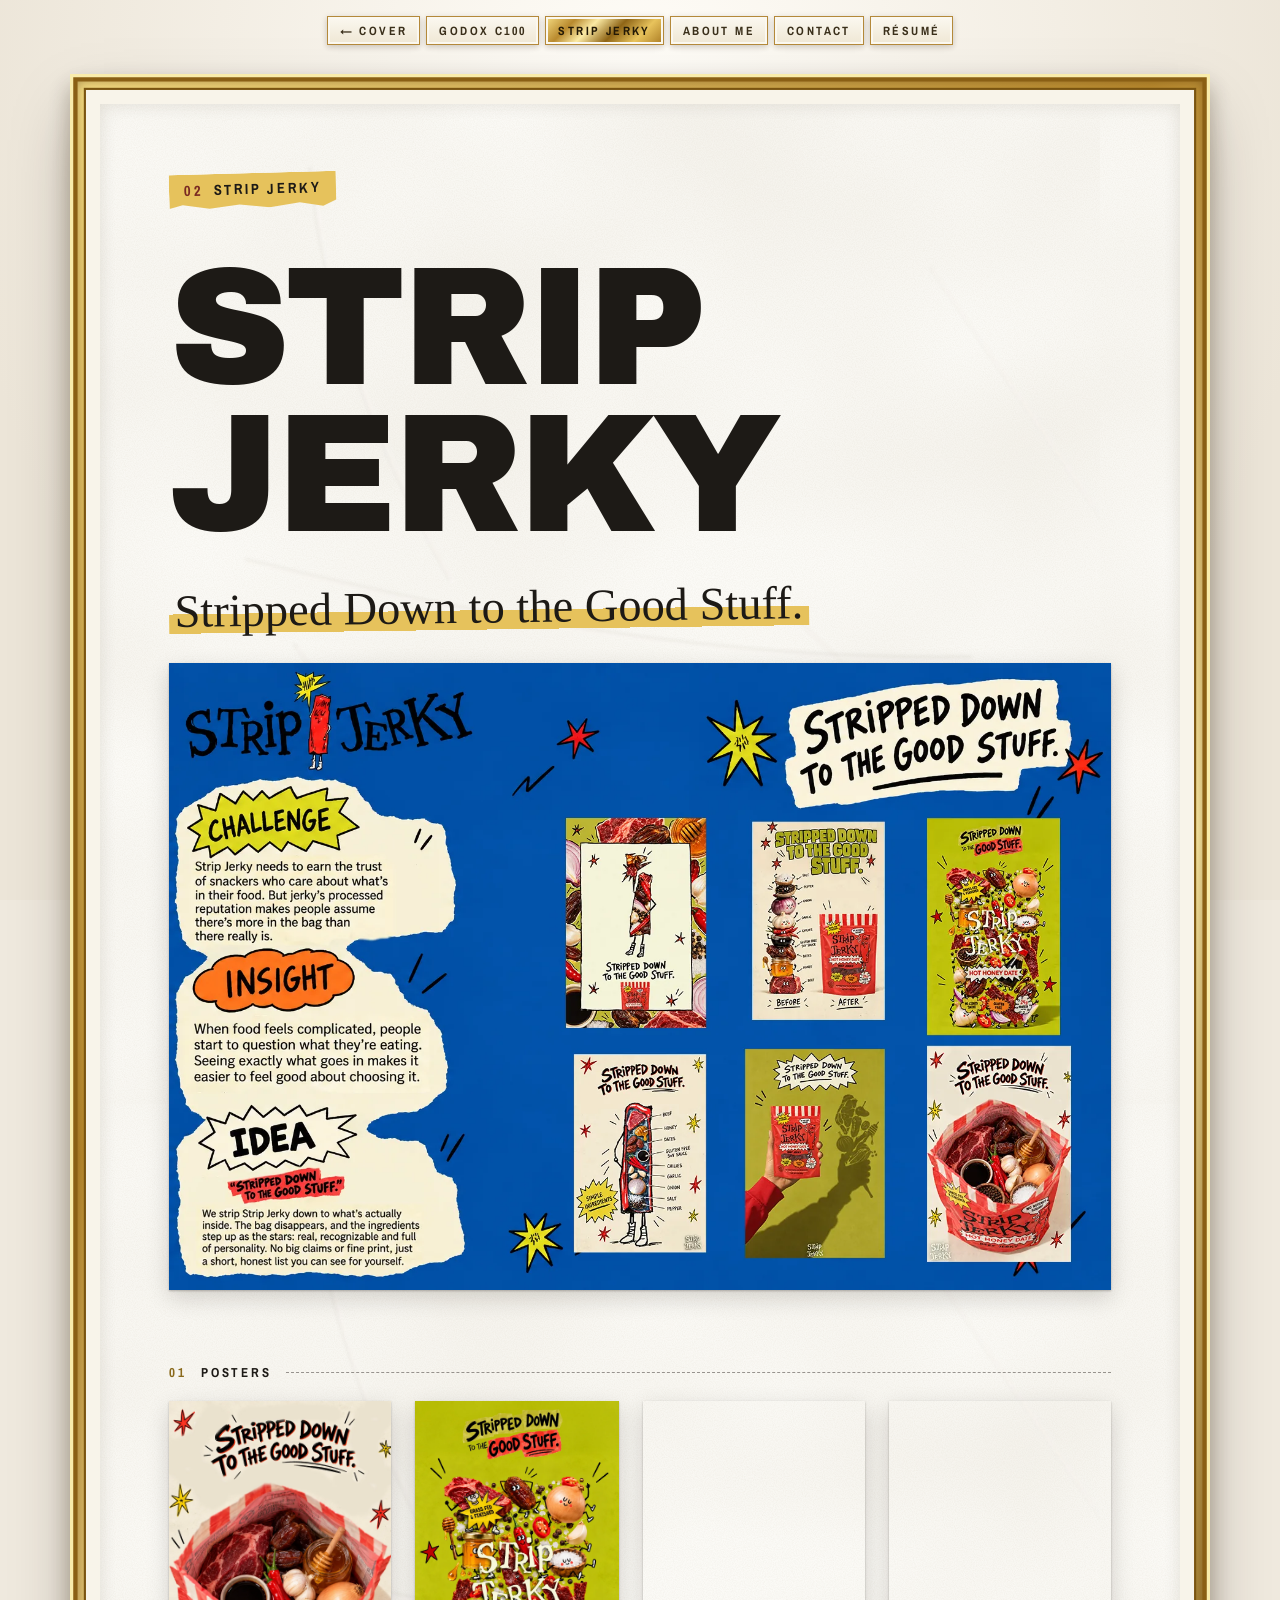
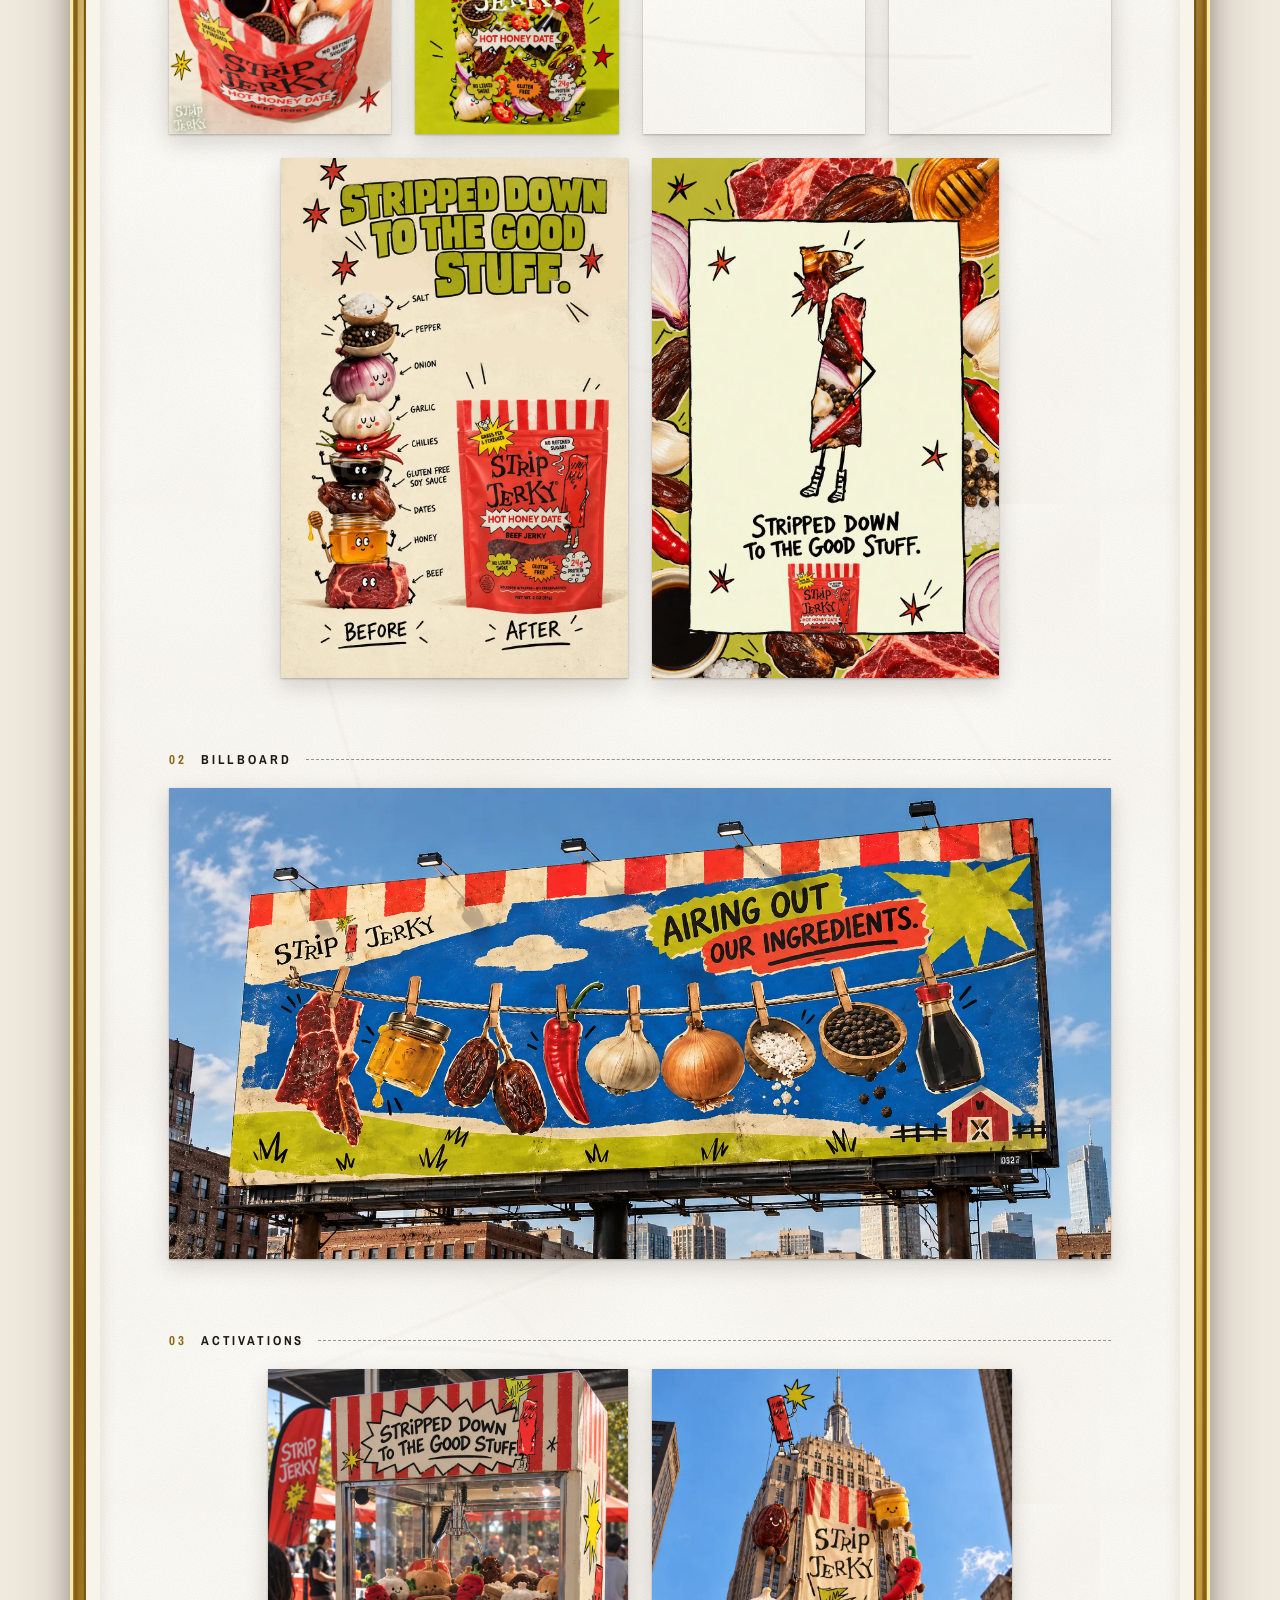
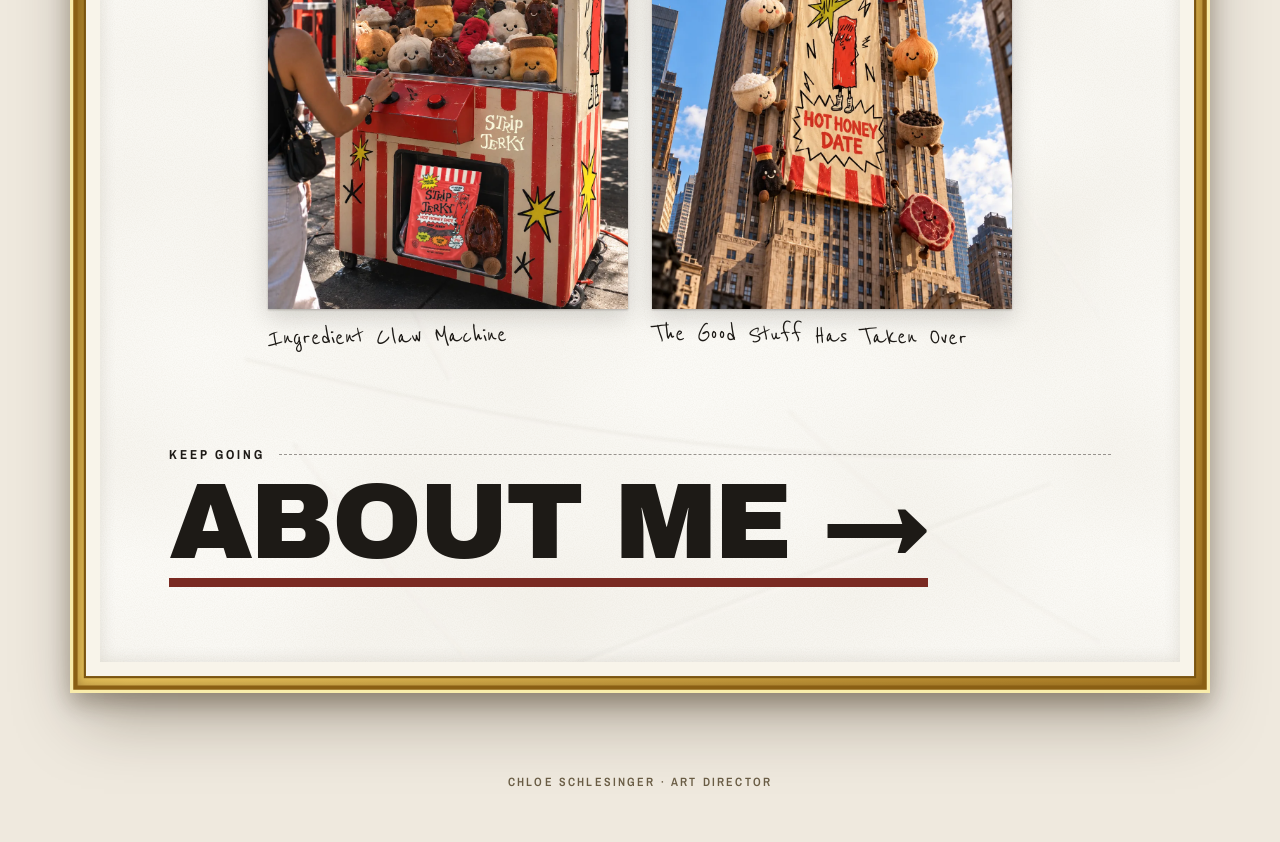
<file: strip-jerky/index.html>
<!DOCTYPE html>
<html lang="en">
<head>
<meta charset="utf-8">
<meta name="viewport" content="width=device-width, initial-scale=1, viewport-fit=cover">
<title>Strip Jerky | Chloe Schlesinger</title>
<meta name="description" content="Strip Jerky: Stripped Down to the Good Stuff.">
<link rel="preconnect" href="https://fonts.googleapis.com">
<link rel="preconnect" href="https://fonts.gstatic.com" crossorigin>
<link href="https://fonts.googleapis.com/css2?family=Permanent+Marker&family=Archivo+Black&family=Archivo:wght@400;600;800&family=Archivo+Narrow:wght@500;700&family=Reenie+Beanie&family=Cormorant+Garamond:ital,wght@0,500;0,700;1,500&display=swap" rel="stylesheet">
<style>/* VERSION 4: graphic NYC street-poster editorial. Black, cream, cobalt, red + a little yellow. */
:root{
  --ink:#121212;--paper:#F3EDDF;--blue:#1B4DDB;--red:#E5301B;--yellow:#FFD21F;
  --f-mark:'Permanent Marker','Marker Felt',cursive;
  --f-bold:'Archivo Black','Arial Black',Impact,sans-serif;
  --f-body:'Archivo',system-ui,-apple-system,'Segoe UI',sans-serif;
  --f-narrow:'Archivo Narrow','Arial Narrow',sans-serif;
  --f-hand:'Reenie Beanie','Segoe Print',cursive;
}
*{box-sizing:border-box}
html{overflow-x:clip}
body{margin:0;background:#2a2118;color:var(--ink);font-family:var(--f-body);line-height:1.5;overflow-x:hidden}
a{color:inherit;text-decoration:none}
img,video{display:block;max-width:100%}
.skip{position:absolute;left:-999px;top:0;background:var(--ink);color:#fff;padding:.6rem 1rem;z-index:99}
.skip:focus{left:8px;top:8px}
:focus-visible{outline:3px solid var(--blue);outline-offset:3px}

/* the wall: a flat cobalt field with photocopy grain and a soft vignette. No photograph. */
.scene{position:fixed;inset:0;z-index:-3;background:radial-gradient(ellipse at 50% 40%,rgba(255,255,255,.07),transparent 60%),radial-gradient(ellipse at 50% 50%,transparent 55%,rgba(5,10,40,.45)),var(--blue)}
.scene::after{content:"";position:absolute;inset:0;background:url(../scene/grain.webp) 0 0/320px 320px repeat;opacity:.5}
body.inner .scene{background:radial-gradient(ellipse at 50% 30%,rgba(255,255,255,.06),transparent 60%),radial-gradient(ellipse at 50% 50%,transparent 50%,rgba(5,10,40,.5)),#17389f}

/* ---------------- paper pieces shared by flyer and posters ---------------- */
.tape{position:absolute;z-index:6;width:15cqw;height:5.4cqw;max-width:130px;max-height:44px;min-width:70px;min-height:24px;background:linear-gradient(180deg,rgba(243,226,160,.9),rgba(232,212,140,.88));
  box-shadow:0 1px 2px rgba(0,0,0,.28);clip-path:polygon(0 8%,4% 0,8% 10%,12% 0,100% 0,96% 22%,100% 46%,95% 70%,100% 100%,10% 100%,6% 90%,3% 100%,0 86%,3% 54%,0 30%);animation:pop .4s cubic-bezier(.3,1.5,.5,1) backwards}
.tape.t1{left:-3%;top:-1.8cqw;transform:rotate(-34deg);animation-delay:.6s}.tape.t2{right:-3%;top:-1.8cqw;transform:rotate(33deg);animation-delay:.7s}
@keyframes pop{from{transform:scale(1.6) rotate(0);opacity:0}}

/* tear-off tabs */
.tabs{display:flex;gap:.9cqw;padding:0 3cqw;margin-top:-1px;position:relative}
.tab{flex:1 1 0;min-width:0;position:relative;display:block;overflow:hidden;background:var(--paper);transform-origin:50% 0;
  height:calc(var(--th,44cqw)*var(--h,1));transform:rotate(var(--r0,0deg));transition:transform .28s cubic-bezier(.2,.8,.2,1),box-shadow .28s;
  box-shadow:inset 0 .9cqw .8cqw -.8cqw rgba(20,14,8,.3),inset .15cqw 0 0 rgba(255,255,255,.5);
  animation:tabin .6s cubic-bezier(.3,1.3,.5,1) backwards;animation-delay:calc(.85s + var(--i,0)*.08s)}
@keyframes tabin{from{transform:translateY(-3cqw) rotateX(60deg);opacity:0}}
.tab::before{content:"";position:absolute;left:0;right:0;top:0;height:1.1cqw;z-index:2;opacity:.55;background:repeating-linear-gradient(90deg,rgba(20,14,8,.5) 0 .7cqw,transparent .7cqw 1.5cqw)}
.tab::after{content:"";position:absolute;right:0;bottom:0;width:46%;height:19%;background:linear-gradient(135deg,transparent 47%,rgba(20,14,8,.22) 50%,#fff 54%,#e6e0d2 100%);border-top-left-radius:60% 40%;transform-origin:100% 100%;transition:transform .3s ease}
.tab:nth-child(even)::after{width:38%;height:15%}
.tab:nth-child(3n)::after{right:auto;left:0;transform-origin:0 100%;background:linear-gradient(225deg,transparent 47%,rgba(20,14,8,.22) 50%,#fff 54%,#e6e0d2 100%);border-top-left-radius:0;border-top-right-radius:60% 40%}
.tab .n{position:absolute;top:2.6cqw;left:0;right:0;text-align:center;font:700 2.3cqw/1 var(--f-narrow);letter-spacing:.16em;color:var(--k,var(--ink))}
.tab .t{position:absolute;left:50%;top:7.6cqw;bottom:3.4cqw;writing-mode:vertical-rl;transform:translateX(-50%) rotate(180deg);
  font:700 var(--tf,4.7cqw)/1 var(--f-narrow);text-transform:uppercase;letter-spacing:.015em;color:var(--k,var(--ink));white-space:nowrap}
.tab:hover,.tab:focus-visible{transform:perspective(700px) rotateX(-9deg) rotate(3deg) translateY(-1cqw);box-shadow:inset 0 .9cqw .8cqw -.8cqw rgba(20,14,8,.3),0 2cqw 2cqw -1cqw rgba(10,4,0,.5)}
.tab:hover::after,.tab:focus-visible::after{transform:scale(1.55)}
.tab.tab-flying{animation:none;transition:none;z-index:50;pointer-events:none;box-shadow:0 3cqw 3cqw -1cqw rgba(10,4,0,.5)}
.tabs .torn-stub{position:absolute;top:0;z-index:0;background:var(--paper);box-shadow:inset 0 .8cqw .6cqw -.5cqw rgba(20,14,8,.35)}

/* ---------------- HOME: an oversized flyer pasted up on the wall ---------------- */
body.home{overflow:hidden;height:100vh;height:100dvh}
.stage.home{height:100vh;height:100dvh;display:flex;justify-content:center;align-items:flex-start;padding-top:clamp(14px,5vh,56px)}
.home .sheetwrap{--W:min(calc(100vw - 36px),calc((100dvh - 8vh)/1.5),760px);width:var(--W);container-type:inline-size;position:relative;
  filter:drop-shadow(.2cqw .35cqw .2cqw rgba(5,8,30,.55)) drop-shadow(1.6cqw 2.6cqw 2.2cqw rgba(5,8,30,.4));
  transform-origin:50% 0;animation:slap .85s cubic-bezier(.2,.9,.25,1) both}
@keyframes slap{0%{transform:translateY(-20px) rotate(-1.6deg);opacity:0}45%{opacity:1}70%{transform:translateY(2px) rotate(.4deg)}100%{transform:none}}
/* two paste-up layers behind the flyer give it depth: found black paper, a yellow offcut */
.back{position:absolute;z-index:0;display:block}
.b-black{left:-9cqw;right:-6cqw;top:6cqw;height:92cqw;background:var(--ink);transform:rotate(2.6deg);transform-origin:50% 0;
  clip-path:polygon(0 1%,18% 0,46% 1.4%,74% 0,100% .8%,99% 40%,100% 74%,98.6% 100%,70% 98.6%,36% 100%,8% 98.8%,0 100%,1.2% 56%)}
.b-yellow{left:-13cqw;top:-3cqw;width:56cqw;height:74cqw;background:var(--yellow);transform:rotate(-5.4deg);transform-origin:50% 0;
  clip-path:polygon(0 0,100% 1.4%,98.6% 38%,100% 100%,60% 98%,26% 100%,1.4% 99%,0 52%)}
.sheet{position:relative;z-index:1;background:var(--sheetbg,var(--paper));aspect-ratio:100/106;padding:7.5cqw 8cqw 0;display:flex;flex-direction:column;
  clip-path:polygon(0 .3%,12% 0,34% .35%,58% 0,82% .3%,100% 0,99.7% 34%,100% 66%,99.8% 100%,0 100%,.25% 62%,0 30%)}
.sheet::before{content:"";position:absolute;inset:0;pointer-events:none;z-index:1;opacity:.5;background:url(../scene/wrinkle.webp) 0 0/100% 100% no-repeat,url(../scene/paper.webp) 0 0/1000px 1000px repeat}
.sheet::after{content:"";position:absolute;inset:0;pointer-events:none;z-index:1;
  background:linear-gradient(180deg,rgba(255,255,255,.35),transparent 12%),linear-gradient(0deg,rgba(120,90,50,.09),transparent 14%);
  box-shadow:inset 1px 1px 0 rgba(255,255,255,.7),inset -1px 0 0 rgba(60,40,20,.25)}
.sheet>*{position:relative;z-index:2}
.tabs{z-index:2}
.home h1{margin:0;font-weight:400;display:block}
/* name: giant black grotesk with a cobalt off-register ghost, then a red marker surname, then a quiet black label */
.h-first{display:block;font:400 21.5cqw/.82 var(--f-bold);letter-spacing:-.045em;color:var(--ink);text-shadow:.8cqw .7cqw 0 rgba(27,77,219,.78);transform:rotate(-1.2deg);transform-origin:0 100%;margin-left:-.6cqw}
.h-last{display:block;margin-top:4.2cqw;font:400 10.6cqw/1.05 var(--f-mark);letter-spacing:-.005em;color:var(--red);transform:rotate(-1.8deg);transform-origin:0 50%;white-space:nowrap;filter:url(#rough)}
.h-role{display:block;margin-top:3.2cqw;transform:rotate(-.9deg);white-space:nowrap}
.h-role span{display:inline-block;background:var(--ink);color:var(--paper);font:700 5.4cqw/1 var(--f-narrow);letter-spacing:.3em;padding:1.7cqw 2.6cqw 1.5cqw 3cqw;
  clip-path:polygon(0 8%,6% 0,24% 5%,52% 0,80% 6%,100% 0,98.6% 50%,100% 100%,78% 94%,50% 100%,24% 95%,6% 100%,0 92%,1.4% 50%)}
.invite{margin:auto 0 0;font:400 13.4cqw/.92 var(--f-hand);color:var(--ink);transform:rotate(-1.6deg);white-space:nowrap}
.invite span{color:var(--red);display:inline-block;background:linear-gradient(transparent 52%,var(--yellow) 52% 92%,transparent 92%);padding:0 1.2cqw;margin-left:-1.2cqw}
.credit{margin:4.6cqw 0 5.4cqw;font:600 2.5cqw/1.4 var(--f-body);text-transform:uppercase;letter-spacing:.12em;color:#2b2a27;max-width:78cqw}
.credit b{font-weight:800;color:var(--blue)}
.home .tab{--th:42cqw}
.foot{text-align:center;font:600 12px var(--f-narrow);letter-spacing:.18em;text-transform:uppercase;color:#f3eddf;text-shadow:0 1px 5px rgba(5,8,30,.9);padding:0 16px 40px}

/* ---------------- INNER PAGES: a poster unfolds over the street ---------------- */
.topnav{display:flex;flex-wrap:wrap;justify-content:center;gap:6px 6px;padding:16px 12px;position:absolute;top:0;left:0;right:0;z-index:8}
.topnav a{font:700 12.5px/1 var(--f-narrow);letter-spacing:.14em;text-transform:uppercase;background:var(--paper);color:var(--ink);padding:8px 12px 7px;
  box-shadow:0 2px 6px rgba(0,0,0,.45);transition:transform .2s ease;animation:navin .5s cubic-bezier(.3,1.4,.5,1) backwards;animation-delay:calc(.12s + var(--i,0)*.05s)}
@keyframes navin{from{opacity:0;transform:translateY(-22px) rotate(-5deg)}}
.topnav a:nth-child(odd){transform:rotate(-.8deg)}.topnav a:nth-child(even){transform:rotate(.7deg)}
.topnav a:hover{transform:translateY(-3px) rotate(0)}
.topnav a.cover{background:var(--yellow)}
.topnav a[aria-current=page]{background:var(--ink);color:var(--paper)}
.poster-wrap{perspective:1800px;padding:clamp(76px,9vw,104px) 16px clamp(50px,8vw,100px)}
.poster{position:relative;max-width:1080px;margin:0 auto;container-type:inline-size;transform-origin:50% 0;animation:unfold 1.05s cubic-bezier(.22,.8,.22,1) both}
@keyframes unfold{0%{transform:rotateX(-82deg) scaleY(.5);opacity:0}30%{opacity:1}68%{transform:rotateX(7deg)}84%{transform:rotateX(-2deg)}100%{transform:none}}
.paper{position:relative;background:var(--paper);padding:clamp(34px,6.4cqw,76px) clamp(20px,6.4cqw,84px) clamp(44px,7cqw,90px);
  box-shadow:0 1px 1px rgba(0,0,0,.5),0 10px 24px rgba(5,3,0,.45),0 34px 70px rgba(5,3,0,.35)}
.paper::before{content:"";position:absolute;inset:0;pointer-events:none;opacity:.5;background:url(../scene/paper.webp) 0 0/1000px 1000px repeat}
/* fold marks from where the poster was folded to be carried */
.paper::after{content:"";position:absolute;left:0;right:0;top:0;height:min(100%,2600px);pointer-events:none;
  background:linear-gradient(180deg,transparent 0 24.8%,rgba(20,14,8,.07) 25%,rgba(255,255,255,.55) 25.2%,transparent 25.9%,transparent 0 49.8%,rgba(20,14,8,.07) 50%,rgba(255,255,255,.55) 50.2%,transparent 50.9%,transparent 0 74.8%,rgba(20,14,8,.07) 75%,rgba(255,255,255,.55) 75.2%,transparent 75.9%)}
.paper>*{position:relative;z-index:1}
.poster .tape{top:-1cqw;width:11cqw;height:4cqw}
.poster .tabs{--th:24cqw;--tf:2.7cqw;padding:0 2.2cqw;gap:.8cqw;filter:drop-shadow(0 .5cqw .4cqw rgba(8,3,0,.45)) drop-shadow(0 2cqw 2.4cqw rgba(8,3,0,.35))}
.poster .tab .n{font-size:1.45cqw;top:1.4cqw}
.poster .tab .t{top:4.6cqw;bottom:2cqw}
.poster .tab{box-shadow:inset 0 .6cqw .5cqw -.5cqw rgba(20,14,8,.3)}

.hero{position:relative;padding-bottom:clamp(6px,2cqw,24px)}
.torn{display:inline-flex;align-items:center;gap:.7em;background:var(--yellow);color:var(--ink);font:700 clamp(12px,1.35cqw,15px)/1 var(--f-narrow);letter-spacing:.18em;text-transform:uppercase;padding:9px 15px 11px;transform:rotate(-1.5deg);
  clip-path:polygon(0 0,100% 0,100% 82%,92% 100%,78% 88%,60% 100%,42% 90%,24% 100%,8% 88%,0 98%)}
.torn b{color:var(--red)}
.hero h1{margin:.28em 0 0;font:400 clamp(58px,15.5cqw,200px)/.88 var(--f-bold);letter-spacing:-.028em;text-transform:uppercase}
.hero h1 span{display:block}
.badge{display:inline-block;margin-top:clamp(10px,1.6cqw,20px);background:var(--ink);color:var(--paper);font:700 clamp(12px,1.35cqw,15px)/1 var(--f-narrow);letter-spacing:.2em;text-transform:uppercase;padding:8px 13px 7px;transform:rotate(-2.5deg)}
.idea{margin:clamp(18px,3cqw,36px) 0 0;font:400 clamp(23px,4.3cqw,52px)/1.28 var(--f-mark);max-width:19em;transform:rotate(-.8deg);transform-origin:0 50%}
.idea span{background:linear-gradient(transparent 56%,var(--yellow) 56% 94%,transparent 94%);-webkit-box-decoration-break:clone;box-decoration-break:clone;padding:0 .12em}
.sub{font-size:clamp(15px,1.6cqw,19px);line-height:1.6;margin:1.2em 0 0;max-width:34em;color:#2a2a28}
.section{margin-top:clamp(40px,7cqw,92px)}
.lead{margin-top:clamp(26px,5cqw,64px)}
.cap{display:flex;align-items:center;gap:14px;margin:0 0 clamp(14px,2cqw,24px);font:700 13px/1 var(--f-narrow);letter-spacing:.22em;text-transform:uppercase}
.cap b{color:var(--blue)}
.cap::after{content:"";flex:1;border-top:1.5px dashed rgba(20,14,8,.42)}
.bigfig{margin:0 auto;max-width:960px}
.bigfig.bill{max-width:1100px}
.bigfig img,.bigfig video,.jg img,.jg video{width:100%;height:auto;box-shadow:0 1px 2px rgba(20,14,8,.25),0 8px 22px rgba(20,14,8,.16)}
.jg{display:flex;flex-wrap:wrap;gap:clamp(14px,2.2cqw,28px);justify-content:center;align-items:flex-start}
.jg figure{margin:0;flex:calc(var(--r)*1) 1 calc(var(--r)*var(--h));max-width:calc(var(--r)*var(--mh))}
.jg figcaption{font:400 clamp(22px,2.6cqw,30px)/1.05 var(--f-hand);margin-top:12px;color:var(--ink);transform:rotate(-.8deg)}
.jg figure:nth-child(even) figcaption{transform:rotate(.8deg)}
.ph{aspect-ratio:var(--r);border:2px dashed rgba(20,14,8,.4);display:flex;align-items:center;justify-content:center;text-align:center;padding:1rem;background:rgba(0,0,0,.03);font-size:14px}
.ph b{display:block;font-size:1.1em}
.nextrow{margin-top:clamp(56px,9cqw,120px)}
.nextrow .cap{margin-bottom:10px}
.next{display:inline-block;font:400 clamp(38px,10cqw,128px)/.95 var(--f-bold);letter-spacing:-.025em;text-transform:uppercase;border-bottom:.09em solid var(--red);padding-bottom:.04em;transition:color .2s ease}
.next span{display:inline-block;transition:transform .25s ease}
.next:hover{color:var(--red)}.next:hover span{transform:translateX(.12em)}

/* about + contact */
.about-hero .hi{margin:.1em 0 0;font:400 clamp(110px,26cqw,320px)/.84 var(--f-mark);color:var(--blue);transform:rotate(-3deg);transform-origin:0 100%;filter:url(#roughbig);text-transform:none;letter-spacing:0}
.about-top{display:grid;grid-template-columns:minmax(0,1.25fr) minmax(0,.75fr);gap:clamp(24px,5cqw,70px);align-items:start}
.bio h2{font:400 clamp(26px,4.6cqw,54px)/1 var(--f-bold);text-transform:uppercase;letter-spacing:-.02em;margin:0 0 .6em}
.bio p{font-size:clamp(16px,1.9cqw,21px);line-height:1.65;margin:0 0 1.1em;max-width:34em}
.snap{position:relative;margin:0;background:#fff;padding:clamp(6px,1cqw,12px);box-shadow:0 1px 2px rgba(20,14,8,.3),0 12px 26px rgba(20,14,8,.22)}
.snap img{width:100%;height:auto}
.snap::before{content:"";position:absolute;top:-1.6cqw;left:50%;width:min(34%,110px);height:2.8cqw;min-height:20px;transform:translateX(-50%) rotate(-3deg);background:rgba(236,224,164,.75);box-shadow:0 1px 3px rgba(20,14,8,.2);z-index:2}
.snap.s1{transform:rotate(1.6deg)}.snap.s2{transform:rotate(-1.8deg)}.snap.s3{transform:rotate(1deg)}.snap.s2::before{transform:translateX(-50%) rotate(4deg)}
.pics{display:grid;grid-template-columns:repeat(auto-fit,minmax(min(100%,210px),1fr));gap:clamp(22px,3.6cqw,48px);margin-top:clamp(40px,7cqw,90px)}
.contact{margin-top:clamp(56px,10cqw,130px)}
.say{margin:0;font-weight:400}
.say span{display:block;font:400 clamp(66px,19cqw,240px)/.86 var(--f-bold);letter-spacing:-.035em}
.say span+span{color:var(--red);margin-left:.4em}
.contact-links{list-style:none;margin:clamp(22px,4cqw,48px) 0 0;padding:0;display:flex;flex-direction:column;gap:clamp(6px,1cqw,12px)}
.contact-links a{display:inline-block;font:800 clamp(20px,4.2cqw,48px)/1.15 var(--f-body);letter-spacing:-.02em;text-decoration:underline;text-decoration-thickness:.07em;text-underline-offset:.16em;text-decoration-color:var(--blue);word-break:break-word;transition:transform .22s ease,color .2s}
.contact-links a:hover{color:var(--blue);transform:translateX(.3em)}
.resume{display:inline-block;margin-top:clamp(26px,4cqw,50px);background:var(--blue);color:#fff;padding:.5em 1.3em .55em;transform:rotate(-1.6deg);transition:transform .22s ease;
  clip-path:polygon(0 4%,6% 0,24% 3%,50% 0,78% 4%,100% 0,99% 50%,100% 97%,82% 100%,56% 96%,30% 100%,8% 97%,0 100%,1% 48%)}
.resume span{display:block;font:400 clamp(26px,4.2cqw,46px)/1.05 var(--f-mark)}
.resume small{display:block;font:700 12px/1 var(--f-narrow);letter-spacing:.2em;text-transform:uppercase;margin-top:.5em;opacity:.9}
.resume:hover{transform:rotate(0)}

/* soft reveal for pictures */
.js .rv{opacity:0;transform:translateY(22px);transition:opacity .7s ease,transform .7s cubic-bezier(.2,.8,.2,1)}
.js .rv.in{opacity:1;transform:none}

@media (max-width:760px){
  .home .sheetwrap{--W:min(calc(100vw - 40px),calc((100dvh - 8vh)/1.6))}
  .b-black{left:-5cqw;right:-3cqw}.b-yellow{left:-6cqw}
  .stage.home{padding-top:clamp(12px,4vh,40px)}
  .topnav{gap:5px;padding:12px 8px}
  .topnav a{font-size:11.5px;padding:7px 9px 6px}
  .poster-wrap{padding-top:clamp(96px,26vw,118px);padding-left:10px;padding-right:10px}
  .poster .tabs{--th:64cqw;--tf:5.5cqw;padding:0 1.6cqw;gap:1cqw}
  .poster .tab .n{font-size:3.2cqw;top:3cqw}.poster .tab .t{top:10cqw;bottom:3.6cqw}
  .about-top{grid-template-columns:1fr}
  .portrait{max-width:300px;margin:12px auto 0}
}
@media (prefers-reduced-motion:reduce){
  .tab,.topnav a,.next,.next span,.resume,.contact-links a{transition:none}
  .js .rv{opacity:1;transform:none;transition:none}
  .sheetwrap,.poster,.tape,.tab,.topnav a{animation:none!important}
}
/* VERSION 5: illustrated art gallery. Off-white wall, gold frames, a wooden bench, visitors seen from behind. */
body.g{--ink:#1d1a16;--paper:#fbfaf6;--blue:#8a6a1c;--red:#7a2a22;--yellow:#e6c25c;
  --gold:linear-gradient(135deg,#f6dd83 0%,#b98a2e 22%,#fbeaa4 38%,#8f6516 58%,#e8c35c 78%,#a97a22 100%);
  --f-serif:'Cormorant Garamond','Cormorant',Georgia,'Times New Roman',serif;background:#efe9de}
body.g .scene{background:radial-gradient(ellipse at 50% 12%,#fffdf8,#ece5d8 75%);}
body.g .scene::after{display:none}
body.g .tape,body.g .staple{display:none}

/* ---------------- HOME ---------------- */
body.g.home{overflow:hidden}
.gallery{position:fixed;inset:0;overflow:hidden;--rw:min(100vw,177.78dvh);--wall:#efe9de;
  background:
    linear-gradient(180deg,rgba(0,0,0,.07),transparent 9%),
    radial-gradient(ellipse 60% 55% at 50% 38%,rgba(255,252,243,.9),transparent 70%),var(--wall)}
.gallery .floor{position:absolute;left:0;right:0;bottom:0;height:calc(var(--rw)*.5625*.289);
  background:
    linear-gradient(180deg,rgba(60,35,10,.38),rgba(60,35,10,0) 14%),
    repeating-linear-gradient(90deg,rgba(70,40,12,.16) 0 1px,transparent 1px calc(var(--rw)*.062)),
    linear-gradient(180deg,#c7a173,#a57b4f);box-shadow:0 -3px 0 #f6f1e7,0 -4px 0 rgba(0,0,0,.12)}
.room{position:absolute;bottom:0;left:0;right:0;margin:0 auto;width:var(--rw);aspect-ratio:16/9;container-type:size}
.room>*{position:absolute}

.vinyl{margin:0;left:0;right:0;top:2.8%;text-align:center;font:600 3.1cqw/1 var(--f-serif);letter-spacing:.06em;color:#2a241b}
.vinyl span{display:block}
.vinyl small{display:block;margin-top:.9cqw;font:600 .95cqw var(--f-narrow);letter-spacing:.34em;text-transform:uppercase;color:#7b6a45}

.frame{display:block;--ph:22.5cqw;--pad:4.8cqw;width:calc(var(--ph)*var(--r) + var(--pad));translate:-50% 0;top:17%;transition:transform .45s cubic-bezier(.2,.8,.2,1)}
.frame.f1{left:33%}.frame.f2{left:67%}
.frame .gold{position:relative;display:block;padding:1.3cqw;background:var(--gold);
  box-shadow:inset 0 0 0 .2cqw rgba(255,244,180,.95),inset 0 0 0 .55cqw #8a5f14,inset 0 0 .9cqw .45cqw rgba(70,40,0,.55),0 .3cqw .8cqw rgba(40,25,5,.4),0 1.6cqw 2.6cqw -.8cqw rgba(40,25,5,.45);transition:box-shadow .4s}
.frame .gold::before{content:"";position:absolute;inset:0;padding:1.3cqw;pointer-events:none;
  background:radial-gradient(circle,rgba(110,70,8,.65) 0 .16cqw,transparent .2cqw) 0 0/.85cqw .85cqw;
  -webkit-mask:linear-gradient(#000 0 0) content-box exclude,linear-gradient(#000 0 0);-webkit-mask-composite:xor;
  mask:linear-gradient(#000 0 0) content-box exclude,linear-gradient(#000 0 0);mask-composite:exclude;opacity:.8}
.frame .gold::after{content:"";position:absolute;inset:-.2cqw;pointer-events:none;
  background:
   radial-gradient(circle,#fff6c4 0 .38cqw,#a8761c .45cqw .75cqw,#6d4709 .8cqw 1cqw,transparent 1.05cqw) 0 0/2.2cqw 2.2cqw no-repeat,
   radial-gradient(circle,#fff6c4 0 .38cqw,#a8761c .45cqw .75cqw,#6d4709 .8cqw 1cqw,transparent 1.05cqw) 100% 0/2.2cqw 2.2cqw no-repeat,
   radial-gradient(circle,#fff6c4 0 .38cqw,#a8761c .45cqw .75cqw,#6d4709 .8cqw 1cqw,transparent 1.05cqw) 0 100%/2.2cqw 2.2cqw no-repeat,
   radial-gradient(circle,#fff6c4 0 .38cqw,#a8761c .45cqw .75cqw,#6d4709 .8cqw 1cqw,transparent 1.05cqw) 100% 100%/2.2cqw 2.2cqw no-repeat}
.frame .mat{display:block;padding:1.1cqw;background:#f8f4ea;box-shadow:inset 0 .25cqw .7cqw rgba(0,0,0,.4),0 0 0 .18cqw #7a5410}
.frame .mat picture{display:block}.frame .mat img{display:block;width:calc(var(--ph)*var(--r));height:var(--ph);max-width:none;object-fit:cover}
.frame .mat img{box-shadow:0 0 0 .12cqw rgba(0,0,0,.4)}
.frame .lamp{position:absolute;left:50%;top:-2.7cqw;width:9cqw;height:.8cqw;margin-left:-4.5cqw;border-radius:.4cqw;background:linear-gradient(180deg,#e7c670,#8c6212);box-shadow:0 .3cqw .6cqw rgba(0,0,0,.35);pointer-events:none}
.frame .lamp::before{content:"";position:absolute;left:50%;top:.7cqw;width:.35cqw;height:1.2cqw;margin-left:-.17cqw;background:#8c6212}
.frame .lamp::after{content:"";position:absolute;left:50%;top:.5cqw;width:46cqw;height:30cqw;margin-left:-23cqw;z-index:-1;pointer-events:none;
  background:radial-gradient(ellipse 50% 62% at 50% 0,rgba(255,240,190,.62),rgba(255,240,190,.18) 55%,transparent 75%)}
.frame .label{display:block;margin-top:1.1cqw;padding-left:.2cqw;font:600 1.45cqw/1.15 var(--f-serif);color:#2a241b;letter-spacing:.02em}
.frame .label b{font:700 1cqw var(--f-narrow);letter-spacing:.2em;color:#8a6a1c;margin-right:.5cqw}
.frame .label small{display:none;margin-top:.35cqw;font:italic 500 1.15cqw/1.25 var(--f-serif);color:#6a5d45}
.frame:hover,.frame:focus-visible{transform:translateY(-.5cqw);outline:none}
.frame:hover .gold,.frame:focus-visible .gold{box-shadow:inset 0 0 0 .2cqw rgba(255,244,180,.95),inset 0 0 0 .55cqw #8a5f14,inset 0 0 .9cqw .45cqw rgba(70,40,0,.5),0 0 3cqw .8cqw rgba(255,214,110,.75),0 2cqw 3cqw -.8cqw rgba(40,25,5,.45)}
.frame:focus-visible .label{text-decoration:underline}

.plaques{left:45.5%;width:9%;top:30%;display:flex;flex-direction:column;gap:.8cqw}
.plaque{display:block;text-align:center;padding:.75cqw .4cqw .65cqw;font:700 .95cqw/1 var(--f-narrow);letter-spacing:.2em;text-transform:uppercase;color:#3a2f1a;
  background:linear-gradient(180deg,#fbf8f0,#efe7d4);border:.12cqw solid #b4893a;box-shadow:inset 0 0 0 .16cqw #fbf8f0,0 .25cqw .6cqw rgba(40,25,5,.3);transition:background .3s,color .3s,transform .3s}
.plaque:hover,.plaque:focus-visible{background:var(--gold);color:#241a06;transform:translateY(-.2cqw);outline:none}

.rug{left:28%;width:44%;top:81%;height:12%;border-radius:50%;background:radial-gradient(ellipse,rgba(110,45,35,.34),rgba(110,45,35,.2) 60%,transparent 72%)}
.bench{position:static}
.bench i{position:absolute;display:block}
.bench .top{left:36%;width:28%;top:75%;height:1.4cqw;background:linear-gradient(180deg,#d6aa72,#b98a52);border-radius:.3cqw .3cqw 0 0;z-index:3;box-shadow:0 -.2cqw 0 rgba(255,235,190,.5)}
.bench .front{left:36%;width:28%;top:calc(75% + 1.4cqw);height:2.3cqw;background:linear-gradient(180deg,#a8763c,#8a5b2a);z-index:5;box-shadow:0 .6cqw .9cqw rgba(30,15,0,.35),inset 0 .15cqw 0 rgba(255,225,170,.35)}
.bench .lg{width:1.3cqw;top:calc(75% + 3.7cqw);height:6.2cqw;background:linear-gradient(90deg,#7b5126,#946236);z-index:3;border-radius:0 0 .2cqw .2cqw}
.bench .lg.a{left:37.4%}.bench .lg.b{left:61.3%}
.bench .lg.c,.bench .lg.d{display:none}
.hint{left:0;right:0;bottom:2.2%;text-align:center;font:italic 500 1.35cqw var(--f-serif);color:#f9efd8;text-shadow:0 1px 3px rgba(40,20,0,.55);letter-spacing:.04em;margin:0;pointer-events:none}

/* visitors, drawn from behind */
.vis{left:0;top:0;width:8cqw;transform-origin:50% 100%;will-change:transform;pointer-events:auto;cursor:grab;touch-action:none;user-select:none;-webkit-user-select:none;opacity:0}
.vis.drag{cursor:grabbing}.vis.drag svg{filter:drop-shadow(0 .6cqw .6cqw rgba(30,15,0,.35))}
.vis.on{opacity:1}
.vis svg{display:block;width:100%;height:auto;overflow:visible}
.vis .skin{fill:var(--skin)}.vis .hair{fill:var(--hair)}.vis .top{fill:var(--top)}.vis .top.dk{fill:var(--top2)}.vis .hood{fill:var(--top2)}
.vis .pants{fill:var(--pants)}.vis .shoe{fill:#f4f1ea}.vis .bag{fill:var(--bag)}.vis .bagstrap{fill:var(--bag);opacity:.9}
.vis::before{content:"";position:absolute;left:-6%;right:-6%;bottom:-2.5%;height:6%;background:radial-gradient(ellipse,rgba(30,15,0,.35),transparent 70%);transition:opacity .5s}
.vis.sit::before{opacity:0}
.vis.w1{--hair:#e0be7a;--top:#9a9da4;--top2:#7e8188;--pants:#2c303b;--bag:#cf3a2d;--skin:#eac0a2;z-index:6}
.vis.w2{--hair:#2b2119;--top:#25405e;--top2:#1a2e45;--pants:#4d3d2b;--bag:transparent;--skin:#b98563;z-index:2}
.vis.w3{--hair:#7a3519;--top:#b8403c;--top2:#8f2f2d;--pants:#262a33;--bag:transparent;--skin:#f1caa9;z-index:2}
.vis.w1.sit{z-index:4}
.vis.w2 .bag,.vis.w2 .bagstrap,.vis.w3 .bag,.vis.w3 .bagstrap{display:none}
.vis .legs{transform-origin:50% 54%;transition:transform .8s ease,opacity .5s}
.vis.sit .legs{transform:scaleY(.12) translateY(-4px);opacity:0}
.vis .leg,.vis .arm,.vis .body,.vis .head{transform-box:fill-box}
.vis .head{transform-origin:50% 90%;transition:transform 1s ease}
.vis .leg{transform-origin:50% 0}
.vis.walk .leg.l{animation:stepL .78s ease-in-out infinite}
.vis.walk .leg.r{animation:stepL .78s ease-in-out infinite -.39s}
@keyframes stepL{0%,100%{transform:translateY(0) scaleY(1)}50%{transform:translateY(-14px) scaleY(.9)}}
.vis.walk .arm.l{animation:swing .78s ease-in-out infinite;transform-origin:50% 8%}
.vis.walk .arm.r{animation:swing .78s ease-in-out infinite -.39s;transform-origin:50% 8%}
@keyframes swing{0%,100%{transform:rotate(5deg)}50%{transform:rotate(-5deg)}}
.vis.walk .body,.vis.walk .head{animation:bob .39s ease-in-out infinite}
@keyframes bob{0%,100%{transform:translateY(0)}50%{transform:translateY(-3px)}}
/* looking up at the frames */
.vis.look .head{animation:gaze 15s ease-in-out infinite}
@keyframes gaze{0%,100%{transform:translate(0,0) rotate(0)}8%,22%{transform:translate(-4px,-3px) rotate(-3deg) scaleY(1.04)}34%{transform:translate(0,-1px)}52%,66%{transform:translate(4px,-3px) rotate(3deg) scaleY(1.04)}80%{transform:translate(0,-4px) scaleY(1.06)}}
.room[data-look="0"] .vis.w1.look .head{animation:none;transform:translate(-4px,-3px) rotate(-3deg) scaleY(1.05)}
.room[data-look="1"] .vis.w1.look .head{animation:none;transform:translate(4px,-3px) rotate(3deg) scaleY(1.05)}

/* ---------------- INNER PAGES ---------------- */
body.g.inner{color:var(--ink)}
body.g .topnav a{transform:none;background:linear-gradient(180deg,#fbf8f0,#efe7d4);color:#3a2f1a;border:1px solid #b4893a;border-radius:0;font:700 12px/1 var(--f-narrow);letter-spacing:.2em;box-shadow:inset 0 0 0 2px #fbf8f0,0 2px 6px rgba(40,25,5,.22)}
body.g .topnav a:hover,body.g .topnav a:focus-visible{background:var(--gold);color:#241a06;transform:translateY(-2px)}
body.g .topnav a.cover{background:linear-gradient(180deg,#fbf8f0,#efe7d4)}
body.g .topnav a[aria-current=page]{background:var(--gold);color:#241a06}
body.g .poster-wrap{padding-inline:clamp(26px,5vw,60px)}
body.g .poster{animation:none}
body.g .poster::before{content:"";position:absolute;inset:-2.8cqw;background:var(--gold);z-index:0;
  box-shadow:inset 0 0 0 .3cqw rgba(255,244,180,.95),inset 0 0 0 .7cqw #8a5f14,inset 0 0 1.2cqw .5cqw rgba(70,40,0,.5),0 1cqw 2cqw rgba(40,25,5,.3),0 3cqw 6cqw -1cqw rgba(40,25,5,.35)}
body.g .paper{z-index:1;box-shadow:0 0 0 1.3cqw #f8f4ea,0 0 0 1.5cqw #7a5410,inset 0 0 1.6cqw rgba(60,40,10,.12)}
body.g .paper::after{display:none}
body.g .paper::before{opacity:.25}
body.g .foot{color:#6a5d45;text-shadow:none}
body.g .poster .tape{display:none}
@media (max-width:760px){body.g .poster::before{inset:-3.4cqw}}

/* ---------------- PHONE: a tall room, frames stacked ---------------- */
@media (max-width:760px),(max-aspect-ratio:4/5){
  .gallery{--rw:100vw}
  .gallery .floor{height:34%}
  .room{aspect-ratio:auto;height:100dvh;width:100vw}
  .vinyl{top:2.6%;font-size:8cqw}.vinyl small{font-size:2.7cqw;margin-top:2cqw}
  .frame{--ph:50cqw;--pad:8cqw;top:24%}
  .frame.f1{left:26%}.frame.f2{left:74%}
  .frame .gold{padding:2.2cqw}.frame .gold::before{padding:2.2cqw;background-size:1.8cqw 1.8cqw;background-image:radial-gradient(circle,rgba(110,70,8,.65) 0 .35cqw,transparent .45cqw)}
  .frame .gold::after{background-size:4.4cqw 4.4cqw}
  .frame .mat{padding:1.8cqw}
  .frame .lamp{top:-4.4cqw;width:16cqw;height:1.8cqw;margin-left:-8cqw}
  .frame .lamp::after{width:80cqw;height:50cqw;margin-left:-40cqw}
  .frame .label{font-size:max(14px,3.8cqw);margin-top:2.4cqw}.frame .label b{font-size:max(10px,2.8cqw)}.frame .label small{display:none}
  .plaques{left:10%;width:80%;top:14%;flex-direction:row;gap:2cqw}
  .plaque{flex:1;font-size:max(11px,3cqw);padding:2.6cqw 1cqw;border-width:1px}
  .bench .top{left:20%;width:60%;top:76%;height:3cqw}
  .bench .front{left:20%;width:60%;top:calc(76% + 3cqw);height:5cqw}
  .bench .lg{top:calc(76% + 8cqw);height:12cqw;width:3cqw}.bench .lg.a{left:23%}.bench .lg.b{left:73%}
  .rug{left:8%;width:84%;top:85%;height:9%}
  .vis{width:15cqw}
  .hint{font-size:4cqw;bottom:1.5%}
}
@media (prefers-reduced-motion:reduce){.vis *{animation:none!important}}
/* VERSION 6: a photographed museum. The campaigns are hung inside the photo's own gold frames. */
body.museum-page{background:#d9c9ac;overflow:hidden}
body.museum-page .scene{display:none}
.museum{position:fixed;inset:0;overflow:hidden;background:#cdb690}
.pan{position:absolute;inset:0;overflow:hidden}
.stage{position:absolute;left:50%;top:50%;translate:-50% -50%;width:max(100vw,calc(100dvh*1.7767));aspect-ratio:1672/941;container-type:inline-size;
  transition:transform 1.1s cubic-bezier(.2,.7,.2,1);will-change:transform}
.shot{position:absolute;inset:0;width:100%;height:100%;display:block;user-select:none;-webkit-user-drag:none}
.stage>*{position:absolute}.stage>.shot{position:absolute}

/* the campaign, mounted on a cream mat inside the photographed opening */
.museum .stage .frame{display:block;outline:none;cursor:pointer;translate:none;transform:none;--ph:initial}
.museum .stage .frame:hover,.museum .stage .frame:focus-visible{transform:none}
.frame .art{position:absolute;overflow:hidden;background:linear-gradient(180deg,#e6d9c1,#efe5d0 60%,#e9dcc4);
  box-shadow:inset 0 .55cqw .75cqw -.2cqw rgba(38,21,4,.62),inset .3cqw 0 .5cqw -.2cqw rgba(38,21,4,.38),inset -.15cqw 0 .3cqw -.1cqw rgba(38,21,4,.25)}
.frame .art picture{position:absolute;left:50%;top:50%;width:var(--pw,90%);aspect-ratio:var(--r);translate:-50% -50%;display:block;
  box-shadow:0 0 0 .22cqw #f7f1e4,0 0 0 .3cqw rgba(60,40,15,.28),0 .25cqw .5cqw rgba(30,15,0,.45)}
.frame .art img{display:block;width:100%;height:100%;object-fit:cover}
/* light falling on the print: spotlight from above, warm tint, a faint glass sheen, soft falloff at the bottom */
.frame .art .lit{position:absolute;inset:0;pointer-events:none;
  background:
   linear-gradient(115deg,rgba(255,255,255,.17) 0,rgba(255,255,255,.04) 26%,transparent 38%,transparent 62%,rgba(255,255,255,.07) 74%,transparent 86%),
   radial-gradient(ellipse 85% 65% at 50% -6%,rgba(255,238,196,.34),transparent 72%),
   linear-gradient(180deg,rgba(40,22,4,.16),transparent 18%,transparent 70%,rgba(60,35,10,.18)),
   linear-gradient(rgba(255,226,172,.10),rgba(255,226,172,.10))}
.frame .glow{inset:-3%;left:-3%;top:-6%;width:106%;height:112%;pointer-events:none;opacity:0;transition:opacity .7s ease;
  background:radial-gradient(ellipse 60% 50% at 50% 0,rgba(255,232,178,.55),rgba(255,226,160,.16) 55%,transparent 75%);mix-blend-mode:screen}
.frame:hover .glow,.frame:focus-visible .glow{opacity:1}
.frame:focus-visible::after{content:"";position:absolute;inset:-1%;border:2px solid #fff6dc;border-radius:2px;box-shadow:0 0 0 2px rgba(120,80,20,.7)}

/* exhibition labels on the wall under each frame */
.wl{margin:0;font:600 1.2cqw/1.15 'Cormorant Garamond',Georgia,serif;color:#4a3a22;letter-spacing:.02em;pointer-events:none;text-shadow:0 1px 0 rgba(255,250,238,.5)}
.wl b{font:700 .78cqw 'Archivo Narrow','Archivo',sans-serif;letter-spacing:.22em;color:#8a6a1c;margin-right:.45cqw}
.wl small{display:none;margin-top:.25cqw;font:italic 500 1cqw/1.25 'Cormorant Garamond',Georgia,serif;color:#6d5c40}

/* name + navigation in the header, light enough to leave the cornice and artwork alone */
.mast{position:fixed;left:0;right:0;top:0;z-index:5;display:flex;align-items:flex-start;justify-content:space-between;gap:20px;
  padding:calc(22px + env(safe-area-inset-top)) clamp(18px,3.6vw,56px) 36px;background:linear-gradient(180deg,rgba(248,243,232,.94),rgba(248,243,232,.7) 55%,rgba(248,243,232,0))}
.mast h1{margin:0;font-weight:500}
.mast .nm{display:block;font:500 clamp(26px,2.5vw,38px)/1 'Cormorant Garamond',Georgia,serif;letter-spacing:.04em;color:#241d12}
.mast small{display:block;margin-top:9px;font:600 clamp(9.5px,.72vw,11px) 'Archivo Narrow','Archivo',sans-serif;letter-spacing:.34em;text-transform:uppercase;color:#7b6a45}
.mast nav{display:flex;gap:clamp(18px,2.4vw,38px);padding-top:6px}
.mast nav a{font:600 clamp(10.5px,.82vw,12.5px) 'Archivo Narrow','Archivo',sans-serif;letter-spacing:.26em;text-transform:uppercase;color:#3a2f1a;padding:8px 0;position:relative}
.mast nav a::after{content:"";position:absolute;left:0;right:100%;bottom:3px;height:1px;background:#a47a22;transition:right .35s ease}
.mast nav a:hover::after,.mast nav a:focus-visible::after{right:0}
.mast nav a:focus-visible{outline:2px solid #a47a22;outline-offset:4px}
.swipe{display:none}

/* phone: the photo is shown large and you swipe from one framed campaign to the other */
@media (max-width:760px),(max-aspect-ratio:1/1){
  .museum{display:flex;flex-direction:column;padding-bottom:calc(60px + env(safe-area-inset-bottom))}
  .museum{height:100dvh;background:linear-gradient(#6f4a2a 55%,#7a4520 55%);position:relative;overflow:hidden}
  .pan{position:relative;inset:auto;flex:1;min-height:0;display:flex;align-items:center;overflow:hidden;scrollbar-width:none}
  .stage .ext{display:block;position:absolute;left:-12%;width:124%;height:100%;background:url(../scene/museum.webp) 0 0/100% 4000% no-repeat;pointer-events:none;filter:blur(26px) brightness(.9)}
  .stage .ext.t{bottom:calc(100% - 1px);background-position:0 0}.stage .ext.b{left:0;width:100%;top:calc(100% - 7%);height:80%;z-index:1;background:url(../scene/floor.webp) 0 0/100% 100% no-repeat;filter:brightness(.8) saturate(1.05);-webkit-mask-image:linear-gradient(#0000,#000 14%);mask-image:linear-gradient(#0000,#000 14%)}
  .pan::-webkit-scrollbar{display:none}
  .stage{position:relative;left:auto;top:auto;translate:none;flex:none;aspect-ratio:1672/941;margin-bottom:calc(0px - 0px)}
  .stage>.vis img{touch-action:none}
  .museum .stage .frame{scroll-snap-align:center}
  .mast{position:absolute;top:0;left:0;right:0;z-index:5;flex-direction:column;align-items:center;text-align:center;gap:0;padding:calc(16px + env(safe-area-inset-top)) 16px 14px;background:#f8f3e8;border-bottom:1px solid rgba(140,110,50,.35)}
  .mast .nm{font-size:27px}.mast small{margin-top:7px;font-size:9.5px;letter-spacing:.3em}
  .mast nav{position:fixed;left:0;right:0;bottom:0;justify-content:space-around;gap:0;padding:26px 8px env(safe-area-inset-bottom);background:linear-gradient(rgba(50,30,14,0),rgba(50,30,14,.66));z-index:6}
  .mast nav a{color:#f6ecd6}
  .mast nav a{font-size:12px;letter-spacing:.24em;padding:20px 14px}
  .swipe{display:none}
  .wl{font-size:1.5cqw}.wl b{font-size:1cqw}
}
@media (prefers-reduced-motion:reduce){.stage,.frame .glow{transition:none}}

/* the bench front face is re-laid over the seated visitor (a slice of the photo itself) */
.benchcut{background-image:url(../scene/museum.webp);background-repeat:no-repeat;z-index:3;pointer-events:none}
.museum .stage .frame{z-index:1}
.ext{display:none}
.vis:not(.on){pointer-events:none}
.vis.drag{z-index:9!important}
.stage[data-look="0"] .vis.sit.look .head{animation:none;transform:translate(-4px,-3px) rotate(-3deg) scaleY(1.05)}
.stage[data-look="1"] .vis.sit.look .head{animation:none;transform:translate(4px,-3px) rotate(3deg) scaleY(1.05)}
.stage>.vis{position:absolute}
.stage>.vis{width:8cqw}

/* still by default: no idle swaying; a quiet look up at the art, and a head turn toward the pointer on hover */
.stage .vis.look .head{animation:none;transform:translate(0,-1px)}
.stage .vis.hov:not(.drag) .head{transform:translate(calc(var(--lx,0)*5px),-2px) rotate(calc(var(--lx,0)*5deg));transition:transform .35s ease}
.stage .vis.hov:not(.drag) .body{transform:translateX(calc(var(--lx,0)*1.2px));transition:transform .35s ease}
.stage .vis{cursor:grab}
.vis svg{filter:saturate(.82) sepia(.1) brightness(.97)}
.vis .shade{fill:#000;opacity:.16}.vis .hl{fill:#fff;opacity:.18}

/* photographed visitors */
.stage>.vis{width:var(--bw);aspect-ratio:var(--ar);pointer-events:none;cursor:grab;opacity:0}
.stage>.vis.on{opacity:1}
.stage>.vis::before{display:none}
.stage>.vis .spr{position:absolute;left:50%;bottom:0;translate:-50% 0;display:block;transition:translate .25s ease}
.stage>.vis .spr.sit{display:none}
.stage>.vis.sit .spr.sit{display:block}.stage>.vis.sit .spr.stand{display:none}
.stage>.vis img{position:absolute;inset:0;width:100%;height:100%;display:block;user-select:none;-webkit-user-drag:none;pointer-events:auto;
  filter:saturate(.96) brightness(.97) drop-shadow(0 .5cqw .6cqw rgba(45,22,5,.28))}
.stage>.vis.sit img{filter:saturate(.96) brightness(.97)}
.stage>.vis img.body{clip-path:inset(var(--cut) 0 0 0)}
.stage>.vis img.head{-webkit-mask-image:linear-gradient(#000 var(--cut),transparent calc(var(--cut) + var(--ov)));mask-image:linear-gradient(#000 var(--cut),transparent calc(var(--cut) + var(--ov)));
  transform-origin:50% var(--cut);transform:translate(calc(var(--hx,0)*.14cqw),calc(.1cqw + var(--hy,0)*.09cqw)) rotate(calc(var(--hx,0)*2deg));transition:transform .22s ease-out;clip-path:none}
.stage>.vis.drag .spr{translate:-50% -1cqw}
.stage>.vis.drag{z-index:9!important}
@media (prefers-reduced-motion:reduce){.stage>.vis img.head,.stage>.vis .spr{transition:none}}

/* everyone breathes and drifts a little, all the time (head layer rides on a wrapper so the pointer-follow still works) */
.stage>.vis .hw{position:absolute;inset:0;display:block;transform-origin:50% var(--cut);animation:idleHead var(--hd,9s) ease-in-out infinite;animation-delay:var(--dl,0s);pointer-events:none}
.stage>.vis img.head{inset:0}
.stage>.vis img.body{transform-origin:50% 100%;animation:breathe var(--bd,5s) ease-in-out infinite;animation-delay:var(--dl,0s)}
@keyframes breathe{0%,100%{transform:translateY(0) scaleY(1)}50%{transform:translateY(-.05cqw) scaleY(1.01)}}
.stage>.vis .spr{transform-origin:50% 100%;animation:sway calc(var(--bd,5s)*1.5) ease-in-out infinite;animation-delay:var(--dl,0s)}
@keyframes stepbob{0%,100%{transform:translateY(0) rotate(-1.4deg)}25%{transform:translateY(-.32cqw) rotate(0)}50%{transform:translateY(0) rotate(1.4deg)}75%{transform:translateY(-.32cqw) rotate(0)}}
.stage>.vis.walk .spr{animation:stepbob .62s linear infinite}
@keyframes sway{0%,100%{transform:translateX(-.14cqw) rotate(-.9deg)}50%{transform:translateX(.14cqw) rotate(.9deg)}}
@keyframes idleHead{0%,100%{transform:translate(0,.02cqw) rotate(0)}22%{transform:translate(.12cqw,-.02cqw) rotate(2deg)}50%{transform:translate(0,-.06cqw) rotate(.2deg)}74%{transform:translate(-.12cqw,0) rotate(-2deg)}}
@media (prefers-reduced-motion:reduce){.stage>.vis .hw,.stage>.vis img.body,.stage>.vis .spr{animation:none}}
/* a soft dent of shadow where each visitor sits on the cushion */
.sitshade{position:absolute;display:none;z-index:4;pointer-events:none;height:2.4cqw;transform:translateX(-50%);mix-blend-mode:multiply;
  background:radial-gradient(ellipse 50% 50% at 50% 35%,rgba(35,18,6,.5),rgba(35,18,6,.18) 55%,transparent 75%)}
</style>
<script>document.documentElement.className+=" js"</script>
</head>
<body class="g inner">
<svg width="0" height="0" style="position:absolute" aria-hidden="true" focusable="false"><defs>
<filter id="rough" x="-4%" y="-8%" width="108%" height="116%"><feTurbulence type="fractalNoise" baseFrequency="0.045" numOctaves="2" seed="7" result="n"/><feDisplacementMap in="SourceGraphic" in2="n" scale="3.2"/></filter>
<filter id="roughbig" x="-4%" y="-6%" width="108%" height="112%"><feTurbulence type="fractalNoise" baseFrequency="0.022" numOctaves="2" seed="3" result="n"/><feDisplacementMap in="SourceGraphic" in2="n" scale="6"/></filter>
</defs></svg>
<div class="scene" aria-hidden="true"></div>
<a class="skip" href="#work">Skip to the work</a>
<nav class="topnav" aria-label="Main">
  <a style="--i:0" class="cover" href="../index.html">← Cover</a>
  <a style="--i:1" class="" href="../godox-c100/index.html">Godox C100</a>
  <a style="--i:2" class="" href="../strip-jerky/index.html" aria-current="page">Strip Jerky</a>
  <a style="--i:3" class="" href="../about/index.html">About me</a>
  <a style="--i:4" class="" href="../about/index.html#contact">Contact</a>
  <a style="--i:5" class="res" href="../uploads/untitled-document-73-.pdf" download>Résumé</a>
</nav>
<div class="poster-wrap">
<main class="poster">
  <i class="tape t1"></i><i class="tape t2"></i>
  <div class="paper">
    <header class="hero">
      <span class="torn" id="torn"><b>02</b>Strip Jerky</span>
      <h1 aria-label="Strip Jerky"><span>STRIP</span><span>JERKY</span></h1>
      
      <p class="idea"><span>Stripped Down to the Good Stuff.</span></p>
      
    </header>
    <div id="work">
      <figure class="bigfig lead"><picture><source srcset="../optimized/concepboardnew.webp" type="image/webp"><img class="im" src="../optimized/concepboardnew.webp" alt="Strip Jerky concept board" loading="lazy" decoding="async" width="1000" height="667"></picture></figure>
      <section class="section" aria-labelledby="h-posters"><p class="cap" id="h-posters"><b>01</b> Posters</p><div class="jg" style="--h:300px;--mh:520px">
      <figure style="--r:0.667"><picture><source srcset="../optimized/bag.webp" type="image/webp"><img class="im" src="../optimized/bag.webp" alt="Poster 1" loading="lazy" decoding="async" width="1000" height="1500"></picture></figure>
      <figure style="--r:0.614"><picture><source srcset="../optimized/yees.webp" type="image/webp"><img class="im" src="../optimized/yees.webp" alt="Poster 2" loading="lazy" decoding="async" width="1000" height="1630"></picture></figure>
      <figure style="--r:0.667"><picture><source srcset="../optimized/shaddow.webp" type="image/webp"><img class="im" src="../optimized/shaddow.webp" alt="Poster 3" loading="lazy" decoding="async" width="1000" height="1500"></picture></figure>
      <figure style="--r:0.667"><picture><source srcset="../optimized/stripped.webp" type="image/webp"><img class="im" src="../optimized/stripped.webp" alt="Poster 4" loading="lazy" decoding="async" width="1000" height="1500"></picture></figure>
      <figure style="--r:0.667"><picture><source srcset="../optimized/ingredients.webp" type="image/webp"><img class="im" src="../optimized/ingredients.webp" alt="Poster 5" loading="lazy" decoding="async" width="1000" height="1500"></picture></figure>
      <figure style="--r:0.667"><picture><source srcset="../optimized/good1.webp" type="image/webp"><img class="im" src="../optimized/good1.webp" alt="Poster 6" loading="lazy" decoding="async" width="1000" height="1500"></picture></figure>
    </div></section>
      <section class="section" aria-labelledby="h-bill"><p class="cap" id="h-bill"><b>02</b> Billboard</p><figure class="bigfig bill"><picture><source srcset="../optimized/8013b4ea-f6ff-4229-9f2c-380539dd8d2d.webp" type="image/webp"><img class="im" src="../optimized/8013b4ea-f6ff-4229-9f2c-380539dd8d2d.webp" alt="Strip Jerky billboard" loading="lazy" decoding="async" width="1000" height="500"></picture></figure></section>
      <section class="section" aria-labelledby="h-act"><p class="cap" id="h-act"><b>03</b> Activations</p><div class="jg" style="--h:320px;--mh:540px">
      <figure style="--r:0.667"><picture><source srcset="../optimized/s.webp" type="image/webp"><img class="im" src="../optimized/s.webp" alt="Ingredient Claw Machine" loading="lazy" decoding="async" width="1000" height="1499"></picture><figcaption>Ingredient Claw Machine</figcaption></figure>
      <figure style="--r:0.667"><picture><source srcset="../optimized/92ebd50a-2d34-4483-addd-e717c7ebb107.webp" type="image/webp"><img class="im" src="../optimized/92ebd50a-2d34-4483-addd-e717c7ebb107.webp" alt="The Good Stuff Has Taken Over" loading="lazy" decoding="async" width="1000" height="1500"></picture><figcaption>The Good Stuff Has Taken Over</figcaption></figure>
    </div></section>
    </div>
    <div class="nextrow"><p class="cap">Keep going</p><a href="../about/index.html" class="next">About me <span aria-hidden="true">→</span></a></div>
  </div>
</main>
</div>
<p class="foot">Chloe Schlesinger · Art Director</p>
<script>(function () {
  var reduce = matchMedia("(prefers-reduced-motion:reduce)").matches;
  var store = function (k, v) { try { v == null ? sessionStorage.removeItem(k) : sessionStorage.setItem(k, v); } catch (e) {} };
  var load = function (k) { try { return sessionStorage.getItem(k); } catch (e) { return null; } };

  // coming back with the browser's back button: reset any half-torn flyer
  addEventListener("pageshow", function (e) { if (e.persisted && document.querySelector(".tab-flying")) location.reload(); });

  // a ragged torn edge: the strip of paper left behind on the flyer
  function raggedEdge() {
    var pts = ["0 0", "100% 0"], n = 14, i;
    for (i = n; i >= 0; i--) pts.push((i / n * 100).toFixed(1) + "% " + (62 + Math.random() * 38).toFixed(0) + "%");
    return "polygon(" + pts.join(",") + ")";
  }

  // TEAR-OFF: lift the tab, rip it from the bottom up, let it fall; the torn strip stays on the flyer
  document.addEventListener("click", function (e) {
    var a = e.target.closest && e.target.closest("a.tab");
    if (!a || e.defaultPrevented || e.button || e.metaKey || e.ctrlKey || e.shiftKey || e.altKey) return;
    store("rip", JSON.stringify({ k: a.dataset.key, t: Date.now() }));
    if (reduce || !a.animate) return;
    e.preventDefault();
    var href = a.href, d = Math.random() < .5 ? -1 : 1;
    var stub = document.createElement("span");
    stub.className = "torn-stub"; stub.setAttribute("aria-hidden", "true");
    stub.style.cssText = "left:" + a.offsetLeft + "px;width:" + a.offsetWidth + "px;height:" + Math.round(a.offsetWidth * .2) + "px;clip-path:" + raggedEdge();
    a.parentNode.insertBefore(stub, a);
    a.classList.add("tab-flying");
    a.style.transformOrigin = d < 0 ? "88% 0" : "12% 0";
    var P = "perspective(720px) ";
    a.animate([
      { transform: P + "rotate(0deg)", offset: 0 },
      { transform: P + "rotateX(-26deg) rotate(" + 1.5 * d + "deg) translateY(-3px)", offset: .17, easing: "ease-out" },
      { transform: P + "rotateX(-44deg) rotate(" + 6 * d + "deg) translate(" + 3 * d + "px,1px)", offset: .33, easing: "cubic-bezier(.6,0,1,1)" },
      { transform: P + "rotateX(-58deg) rotate(" + 14 * d + "deg) translate(" + 10 * d + "px,16px)", offset: .45 },
      { transform: P + "translate(" + 70 * d + "px,62vh) rotate(" + 58 * d + "deg) rotateX(-72deg)", opacity: .92, offset: 1 }
    ], { duration: 940, easing: "linear", fill: "forwards" });
    setTimeout(function () { location.href = href; }, 760);
  });

  // ARRIVAL: the strip that was torn off lands in the poster's header
  var torn = document.getElementById("torn"), rip = load("rip");
  store("rip", null);
  if (torn && rip && !reduce && torn.animate) {
    try { var r = JSON.parse(rip); if (Date.now() - r.t < 8000)
      torn.animate([
        { transform: "translate(40px,-80px) rotate(80deg) scale(1.2)", opacity: 0 },
        { transform: "translate(14px,-18px) rotate(30deg) scale(1.08)", opacity: 1, offset: .35 },
        { transform: "rotate(-1.5deg)", opacity: 1 }
      ], { duration: 820, delay: 500, easing: "cubic-bezier(.3,1.2,.5,1)", fill: "backwards" }); } catch (e) {}
  }

  // gentle rise-in for pictures as you scroll
  var els = [].slice.call(document.querySelectorAll(".jg figure,.bigfig,.pics figure,.portrait"));
  if (!reduce && "IntersectionObserver" in window) {
    var io = new IntersectionObserver(function (es) { es.forEach(function (x) { if (x.isIntersecting) { x.target.classList.add("in"); io.unobserve(x.target); } }); }, { rootMargin: "0px 0px -8% 0px" });
    els.forEach(function (el) { el.classList.add("rv"); io.observe(el); });
  }
})();

/* every page opens at the top (unless the link carries a #hash, like Contact); links to the page you're already on scroll up too */
(function () {
  try { if ("scrollRestoration" in history) history.scrollRestoration = "manual"; } catch (e) {}
  var top = function () { window.scrollTo(0, 0); document.documentElement.scrollTop = 0; document.body.scrollTop = 0; };
  if (!location.hash) { top(); addEventListener("load", top); addEventListener("pageshow", top); }
  document.addEventListener("click", function (e) {
    var a = e.target.closest && e.target.closest("a[href]"); if (!a || e.defaultPrevented || a.target === "_blank") return;
    var u; try { u = new URL(a.href, location.href); } catch (x) { return; }
    if (u.origin === location.origin && u.pathname.replace(/index\.html$/, "") === location.pathname.replace(/index\.html$/, "") && !u.hash) {
      e.preventDefault(); window.scrollTo({ top: 0, behavior: "smooth" });
    }
  });
})();
</script>
<script>(function () {
  var room = document.querySelector(".room");
  var reduce = matchMedia("(prefers-reduced-motion:reduce)").matches;
  var store = function (k, v) { try { v == null ? sessionStorage.removeItem(k) : sessionStorage.setItem(k, v); } catch (e) {} };
  var load = function (k) { try { return sessionStorage.getItem(k); } catch (e) { return null; } };

  /* ---- arrival on an inner page: the framed work comes forward out of the wall ---- */
  var poster = document.querySelector(".poster");
  if (poster && load("zoom") && !reduce && poster.animate) {
    store("zoom", null);
    poster.animate([{ transform: "scale(1.22)", opacity: 0 }, { transform: "scale(1)", opacity: 1 }], { duration: 760, easing: "cubic-bezier(.2,.7,.2,1)" });
  } else store("zoom", null);

  if (!room) return;

  /* ---- click a frame: the room zooms toward it, then the campaign page opens ---- */
  document.addEventListener("click", function (e) {
    var a = e.target.closest && e.target.closest("a.frame");
    if (!a || e.defaultPrevented || e.button || e.metaKey || e.ctrlKey || e.shiftKey || e.altKey) return;
    store("zoom", "1");
    if (reduce || !room.animate) return;
    e.preventDefault();
    var g = a.querySelector(".gold").getBoundingClientRect(), r = room.getBoundingClientRect();
    var cx = g.left + g.width / 2 - r.left, cy = g.top + g.height / 2 - r.top;
    var s = Math.min(innerWidth * 0.86 / g.width, innerHeight * 0.9 / g.height);
    room.style.transformOrigin = cx + "px " + cy + "px";
    var dx = innerWidth / 2 - (g.left + g.width / 2), dy = innerHeight / 2 - (g.top + g.height / 2);
    room.animate([{ transform: "translate(0,0) scale(1)" }, { transform: "translate(" + dx + "px," + dy + "px) scale(" + s + ")" }], { duration: 720, easing: "cubic-bezier(.65,0,.3,1)", fill: "forwards" });
    var veil = document.createElement("div");
    veil.style.cssText = "position:fixed;inset:0;background:#efe9de;opacity:0;pointer-events:none;z-index:50";
    document.body.appendChild(veil);
    veil.animate([{ opacity: 0 }, { opacity: 0, offset: .55 }, { opacity: 1 }], { duration: 720, fill: "forwards" });
    setTimeout(function () { location.href = a.href; }, 700);
  });
  addEventListener("pageshow", function (e) { if (e.persisted) location.reload(); });

  /* a visitor on the bench glances at whichever frame you point at */
  [].forEach.call(room.querySelectorAll("a.frame"), function (f) {
    var on = function () { room.setAttribute("data-look", f.dataset.i); }, off = function () { room.removeAttribute("data-look"); };
    f.addEventListener("mouseenter", on); f.addEventListener("focus", on); f.addEventListener("mouseleave", off); f.addEventListener("blur", off);
  });

  /* ---- the visitors ---- */
  var w1 = room.querySelector(".w1"), w2 = room.querySelector(".w2"), w3 = room.querySelector(".w3");
  var benchTop = room.querySelector(".bench .top"), benchFront = room.querySelector(".bench .front");
  var M = {};
  function measure() {
    var r = room.getBoundingClientRect(), t = benchTop.getBoundingClientRect(), f = benchFront.getBoundingClientRect();
    M.W = r.width; M.H = r.height; M.fw = w1.offsetWidth; M.fh = M.fw * 2.62;
    M.seatX = t.left - r.left + t.width * .42; M.seatY = t.top - r.top + t.height * .55;
    M.frontY = f.bottom - r.top + M.H * .045;
    M.back = t.top - r.top + t.height * .6;
  }
  var ease = function (x) { return x < 0 ? 0 : x > 1 ? 1 : x * x * (3 - 2 * x); };
  var lerp = function (a, b, k) { return a + (b - a) * k; };
  function place(el, x, y, s, flip) {
    el.style.transform = "translate(" + (x - M.fw / 2).toFixed(1) + "px," + (y - M.fh).toFixed(1) + "px) scale(" + s.toFixed(3) + ")";
  }
  function setState(el, st) {
    el.classList.toggle("walk", st.walk); el.classList.toggle("sit", !!st.sit); el.classList.toggle("look", !!st.look); el.classList.toggle("on", st.on !== false);
  }
  // scale by depth: nearer the viewer (bigger y) = larger
  var depth = function (y) { return 1 + (y - M.seatY) / M.H * .5; };

  // the main visitor: walks in from the bottom of the room, sits on the bench, looks up, leaves to the right
  var T1 = [6.5, .7, 1.7, 17, 1.6, .6, 6.5, 2.5]; // walk in, pause, sit, stay, rise, pause, leave, gap
  var LOOP1 = T1.reduce(function (a, b) { return a + b; }, 0);
  function pose1(t) {
    t = t % LOOP1;
    var x0 = M.seatX - M.W * .24, y0 = M.H + M.fh * 1.45, xs = M.seatX - M.W * .03, ys = M.frontY;
    var seatFeet = M.seatY + M.fh * .43 * .96, k;
    if (t < T1[0]) { k = t / T1[0]; return { x: lerp(x0, xs, ease(k * .98 + .02 * k)), y: lerp(y0, ys, k), s: depth(lerp(y0, ys, k)), walk: true, on: k > .02 }; }
    t -= T1[0];
    if (t < T1[1]) return { x: xs, y: ys, s: depth(ys), walk: false };
    t -= T1[1];
    if (t < T1[2]) { k = ease(t / T1[2]); var yy = lerp(ys, seatFeet, k); return { x: lerp(xs, M.seatX, k), y: yy, s: lerp(depth(ys), 1, k), walk: false, sit: k > .25 }; }
    t -= T1[2];
    if (t < T1[3]) return { x: M.seatX, y: seatFeet, s: 1, walk: false, sit: true, look: true };
    t -= T1[3];
    if (t < T1[4]) { k = ease(t / T1[4]); return { x: lerp(M.seatX, xs, k), y: lerp(seatFeet, ys, k), s: lerp(1, depth(ys), k), walk: false, sit: k < .7 }; }
    t -= T1[4];
    if (t < T1[5]) return { x: xs, y: ys, s: depth(ys), walk: false };
    t -= T1[5];
    if (t < T1[6]) { k = t / T1[6]; var xe = M.W + M.fw * 1.5; return { x: lerp(xs, xe, k), y: ys, s: depth(ys), walk: true }; }
    return { x: 0, y: 0, s: 1, walk: false, on: false };
  }

  // wanderers pass behind the bench, pause in front of a frame and look up
  function wander(t, dir, period, stops, scale, off) {
    var u = ((t + off) % period) / period; // 0..1
    // stops: [{u0,u1,x}] pauses; between them walk linearly
    var pts = [{ u: 0, x: dir > 0 ? -.08 : 1.08 }].concat(stops, [{ u: 1, x: dir > 0 ? 1.08 : -.08 }]);
    for (var i = 0; i < pts.length - 1; i++) {
      var a = pts[i], b = pts[i + 1], aEnd = a.hold ? a.u + a.hold : a.u;
      if (u >= a.u && u < aEnd) return { x: a.x * M.W, y: M.back, s: scale, walk: false, look: true };
      if (u >= aEnd && u < b.u) { var k = (u - aEnd) / (b.u - aEnd); return { x: lerp(a.x, b.x, k) * M.W, y: M.back, s: scale, walk: true }; }
    }
    return { x: pts[pts.length - 1].x * M.W, y: M.back, s: scale, walk: true };
  }
  var S2 = [{ u: .26, hold: .13, x: .40 }, { u: .62, hold: .12, x: .86 }];
  var S3 = [{ u: .3, hold: .1, x: .9 }, { u: .66, hold: .16, x: .42 }];

  // ---- drag a visitor to stand (or sit) somewhere else ----
  var man = {}, last = {}, floorEl = document.querySelector(".gallery .floor");
  var floorTop = function () { return floorEl.getBoundingClientRect().top - room.getBoundingClientRect().top; };
  var scaleAt = function (y) { var f = floorTop(); return lerp(.62, 1.3, Math.max(0, Math.min(1, (y - f) / (M.H - f)))); };
  var seatFeet = function () { return M.seatY + M.fh * .43 * .96; };
  var benchSpan = function () { var t = benchTop.getBoundingClientRect(), r = room.getBoundingClientRect(); return [t.left - r.left, t.right - r.left]; };
  function manualPose(m, el) {
    if (m.sit) return { x: m.x, y: seatFeet(), s: 1, sit: true, look: true, walk: false };
    return { x: m.x, y: m.y, s: scaleAt(m.y), walk: !!m.drag, look: !m.drag };
  }
  function apply(el, p) {
    last[el.className.match(/w\d/)[0]] = p; setState(el, p); place(el, p.x, p.y, p.s);
    if (man[el.className.match(/w\d/)[0]] && !p.sit) el.style.zIndex = p.y > M.back + M.H * .01 ? 6 : 2;
    else if (p.sit) el.style.zIndex = 4; else el.style.zIndex = "";
  }
  [w1, w2, w3].forEach(function (el) {
    var key = el.className.match(/w\d/)[0], grab = null;
    el.addEventListener("pointerdown", function (e) {
      var p = last[key]; if (!p || p.on === false) return;
      var r = room.getBoundingClientRect();
      grab = { dx: e.clientX - r.left - p.x, dy: e.clientY - r.top - p.y };
      man[key] = { x: p.x, y: p.sit ? seatFeet() : p.y, sit: false, drag: true };
      if (p.sit) man[key].y = M.frontY;
      el.setPointerCapture(e.pointerId); el.classList.add("drag"); e.preventDefault();
    });
    el.addEventListener("pointermove", function (e) {
      if (!grab) return;
      var r = room.getBoundingClientRect(), m = man[key];
      m.x = Math.max(M.fw * .3, Math.min(M.W - M.fw * .3, e.clientX - r.left - grab.dx));
      m.y = Math.max(floorTop() + M.H * .03, Math.min(M.H, e.clientY - r.top - grab.dy));
      apply(el, manualPose(m, el));
    });
    var end = function () {
      if (!grab) return; grab = null; el.classList.remove("drag");
      var m = man[key], b = benchSpan();
      m.drag = false;
      if (m.x > b[0] && m.x < b[1] && m.y > M.back - M.H * .02 && m.y < M.frontY + M.H * .08) { m.sit = true; m.x = Math.max(b[0] + M.fw * .6, Math.min(b[1] - M.fw * .6, m.x)); }
      apply(el, manualPose(m, el));
    };
    el.addEventListener("pointerup", end); el.addEventListener("pointercancel", end);
  });

  function frame(now) {
    var t = now / 1000;
    var p1 = man.w1 ? manualPose(man.w1, w1) : pose1(t);
    var p2 = man.w2 ? manualPose(man.w2, w2) : wander(t, 1, 70, S2, .66, 4);
    var p3 = man.w3 ? manualPose(man.w3, w3) : wander(t, -1, 90, S3, .6, 31);
    apply(w1, p1); apply(w2, p2); apply(w3, p3);
    if (running) raf = requestAnimationFrame(frame);
  }
  var running = false, raf = 0;
  function start() { if (running) return; running = true; raf = requestAnimationFrame(frame); }
  function stop() { running = false; cancelAnimationFrame(raf); }

  measure();
  addEventListener("resize", measure);
  document.addEventListener("visibilitychange", function () { document.hidden ? stop() : start(); });

  if (reduce) {
    // still scene: one visitor seated, two standing in front of the frames
    apply(w1, { x: M.seatX, y: seatFeet(), s: 1, sit: true, look: false });
    apply(w2, { x: M.W * .4, y: M.back, s: .66, walk: false });
    apply(w3, { x: M.W * .9, y: M.back, s: .6, walk: false });
  } else { window.__t0 = performance.now(); start(); }
  window.__gallery = { seek: function (sec) { stop(); measure(); frame(sec * 1000); } };
})();
</script>
<script>(function () {
  var stage = document.querySelector(".museum .stage");
  if (!stage) return;
  var pan = document.querySelector(".museum .pan"), swipe = document.querySelector(".swipe");
  var reduce = matchMedia("(prefers-reduced-motion:reduce)").matches;
  var phone = function () { return matchMedia("(max-width:760px),(max-aspect-ratio:1/1)").matches; };
  var store = function (k, v) { try { sessionStorage.setItem(k, v); } catch (e) {} };
  var frames = [].slice.call(stage.querySelectorAll("a.frame"));

  // phone: the whole room fits the screen width (both paintings, the bench and everyone on it); no swiping needed
  var CROP0 = 405, CROPW = 880;      // photo pixels shown on a phone: just the two frames and the bench
  function fit() {
    if (phone()) {
      var w = Math.round(pan.clientWidth * 1672 / CROPW); stage.style.width = w + "px"; stage.style.height = Math.round(w * 941 / 1672) + "px";
      pan.style.height = ""; pan.scrollLeft = Math.round(CROP0 / 1672 * w);
    } else { stage.style.width = ""; stage.style.height = ""; pan.style.height = ""; }
  }
  fit();
  addEventListener("resize", fit);

  // desktop hover: the camera drifts a little toward the frame you point at
  function lean(f) {
    if (reduce || phone()) return;
    var s = stage.getBoundingClientRect(), r = f.getBoundingClientRect();
    var ox = (r.left + r.width / 2 - s.left) / s.width * 100, oy = (r.top + r.height / 2 - s.top) / s.height * 100;
    /* no screen zoom on hover (kept as a no-op) */
  }
  function unlean() { stage.style.transform = ""; }
  frames.forEach(function (f) {
    f.addEventListener("mouseenter", function () { lean(f); }); f.addEventListener("focus", function () { lean(f); });
    f.addEventListener("mouseleave", unlean); f.addEventListener("blur", unlean);
  });

  // click: the framed picture (with its piece of the photo) grows to fill the screen, then the campaign page opens
  document.addEventListener("click", function (e) {
    var a = e.target.closest && e.target.closest("a.frame");
    if (!a || e.defaultPrevented || e.button || e.metaKey || e.ctrlKey || e.shiftKey || e.altKey) return;
    store("zoom", "1");
    if (reduce) return;
    e.preventDefault();
    var r = a.getBoundingClientRect(), s = stage.getBoundingClientRect();
    var clone = document.createElement("div");
    clone.style.cssText = "position:fixed;z-index:60;pointer-events:none;overflow:hidden;transform-origin:50% 50%;left:" + r.left + "px;top:" + r.top + "px;width:" + r.width + "px;height:" + r.height + "px";
    var wrap = document.createElement("div"); // same size as the room so the picture keeps its proportions and shadows
    wrap.className = "frame";
    wrap.style.cssText = "position:absolute;translate:none;transform:none;container-type:inline-size;left:" + (s.left - r.left) + "px;top:" + (s.top - r.top) + "px;width:" + s.width + "px;height:" + s.height + "px;background:url(../scene/museum.webp) 0 0/100% 100% no-repeat";
    var art = a.querySelector(".art").cloneNode(true), ar = a.querySelector(".art").getBoundingClientRect();
    art.style.cssText += ";position:absolute;left:" + (ar.left - s.left) + "px;top:" + (ar.top - s.top) + "px;width:" + ar.width + "px;height:" + ar.height + "px";
    wrap.appendChild(art); clone.appendChild(wrap);
    var veil = document.createElement("div");
    veil.style.cssText = "position:fixed;inset:0;z-index:59;background:#efe9de;opacity:0;pointer-events:none";
    document.body.appendChild(veil); document.body.appendChild(clone);
    var k = Math.min(innerWidth * .9 / r.width, innerHeight * .86 / r.height);
    var dx = innerWidth / 2 - (r.left + r.width / 2), dy = innerHeight / 2 - (r.top + r.height / 2);
    veil.animate([{ opacity: 0 }, { opacity: .96 }], { duration: 640, fill: "forwards", easing: "ease-in" });
    clone.animate([{ transform: "none" }, { transform: "translate(" + dx + "px," + dy + "px) scale(" + k + ")" }], { duration: 760, fill: "forwards", easing: "cubic-bezier(.6,0,.25,1)" });
    setTimeout(function () { location.href = a.href; }, 740);
  });

  /* ---- the visitors: real photographed people. They start seated on the bench and stay put; heads follow the pointer; drag to move ---- */
  var vis = { a: stage.querySelector(".p-a"), b: stage.querySelector(".p-b"), c: stage.querySelector(".p-c") };
  var PW = 1672, BX0 = 543, BX1 = 1156;                  // photo width, bench left/right edge (photo pixels)
  var M = {}, man = {}, last = {};
  function measure() {
    var k = stage.clientWidth / PW;
    M.k = k; M.W = stage.clientWidth; M.H = stage.clientHeight;
    M.floorTop = 730 * k; M.back = 746 * k; M.sitAnchor = 758 * k; M.sitMax = 800 * k; M.frontY = 905 * k; M.b0 = BX0 * k; M.b1 = BX1 * k;
  }
  var lerp = function (a, b, t) { return a + (b - a) * t; };
  var scaleAt = function (y) { return lerp(.9, 1.2, Math.max(0, Math.min(1, (y - M.floorTop) / (M.H - M.floorTop)))); };
  function place(el, x, y, s) { el.style.transform = "translate(" + (x - el.offsetWidth / 2).toFixed(1) + "px," + (y - el.offsetHeight).toFixed(1) + "px) scale(" + s.toFixed(3) + ")"; }
  function apply(el, key, m) {
    var y = m.sit ? M.sitAnchor : m.y, s = scaleAt(m.sit ? 770 * M.k : m.y) * (m.sit ? 1 : .86);
    el.classList.toggle("sit", !!m.sit); el.classList.toggle("on", true);
    place(el, m.x, y, s);
    var sh = stage.querySelector(".s-" + key);
    if (sh) {
      if (m.sit) { var sw = el.querySelector(".spr.sit").offsetWidth * s; sh.style.display = "block"; sh.style.width = (sw * 1.05).toFixed(1) + "px"; sh.style.left = m.x.toFixed(1) + "px"; sh.style.top = (748 * M.k).toFixed(1) + "px"; }
      else sh.style.display = "none";
    }
    if (!el.classList.contains("drag")) el.style.zIndex = m.sit ? 2 : (m.y > M.sitMax ? 6 : 2);
  }
  // seats along the bench: left to right  c, a, b
  var WALKER = null, REDUCE = window.matchMedia && matchMedia("(prefers-reduced-motion: reduce)").matches;
  // on arrival: the blonde and the brunette stand looking at the art, the man sits in the middle of the bench (photo coordinates; drag anyone anywhere)
  var PHONE = window.matchMedia && matchMedia("(max-width:760px),(max-aspect-ratio:1/1)").matches;
  var START = { c: [230, 849], b: [1397, 883] };
  var seatX = {};
  var seats = { c: .24, a: .45, b: .63 };
  function settle() {
    // equal room between neighbours (and the bench ends): spread by the real widths of the seated sprites
    var order = ["c", "a", "b"], ws = order.map(function (k) { var sp = vis[k].querySelector(".spr.sit"); return sp.offsetWidth * scaleAt(770 * M.k); });
    var tot = ws.reduce(function (a, b) { return a + b; }, 0), gap = PHONE ? tot * .045 : Math.min(tot * .08, (M.b1 - M.b0 - tot) / 4), cur; seatX = {};
    cur = PHONE ? (M.b0 + M.b1) / 2 - (tot + gap * 2) / 2 - M.W * .02 : M.b0 + gap * .6;
    order.forEach(function (k, i) { seatX[k] = cur + ws[i] / 2; cur += ws[i] + gap; });
    ["c", "a", "b"].forEach(function (key) {
      var m = man[key];
      if (!m) m = man[key] = START[key] && !PHONE ? { x: START[key][0] * M.k, y: START[key][1] * M.k, sit: false, seed: false } : { x: 0, y: 0, sit: true, seed: true };
      if (m.seed) m.x = PHONE ? seatX[key] : (M.b0 + M.b1) / 2;
      apply(vis[key], key, m);
    });
  }
  // heads follow the pointer
  var pend = null;
  function aim(cx, cy) {
    ["a", "b", "c"].forEach(function (key) {
      var el = vis[key], h = el.querySelector(".spr:not([style*='none']) .head"), sp = el.classList.contains("sit") ? el.querySelector(".spr.sit") : el.querySelector(".spr.stand");
      var r = sp.getBoundingClientRect(), hx = r.left + r.width / 2, hy = r.top + r.height * (el.classList.contains("sit") ? .2 : .1);
      var dx = Math.max(-1, Math.min(1, (cx - hx) / (stage.clientWidth * .3))), dy = Math.max(-1, Math.min(1, (cy - hy) / (stage.clientHeight * .4)));
      el.style.setProperty("--hx", dx.toFixed(2)); el.style.setProperty("--hy", dy.toFixed(2));
    });
  }
  document.addEventListener("pointermove", function (e) {
    pend = [e.clientX, e.clientY];
    if (pend.raf) return; pend.raf = 1;
    requestAnimationFrame(function () { if (pend) aim(pend[0], pend[1]); pend = null; });
  }, { passive: true });

  // drag and drop (they stay wherever you put them; drop on the bench to sit)
  ["a", "b", "c"].forEach(function (key) {
    var el = vis[key], grab = null;
    var hold = null;
    function begin(e) {
      var r = stage.getBoundingClientRect(), m = man[key];
      var px = e.clientX - r.left, py = e.clientY - r.top;
      grab = { dx: px - m.x, dy: py - (m.sit ? M.frontY : m.y) };
      man[key] = { x: m.x, y: m.sit ? M.frontY : m.y, sit: false, seed: false };
      el.classList.add("drag"); try { el.setPointerCapture(e.pointerId); } catch (x) {} apply(el, key, man[key]);
    }
    el.addEventListener("pointerdown", function (e) {
      begin(e); e.preventDefault();
    });
    var cancelHold = function () { if (hold) { clearTimeout(hold.t); hold = null; } };
    el.addEventListener("pointermove", function (e) { if (hold && Math.hypot(e.clientX - hold.sx, e.clientY - hold.sy) > 9) cancelHold(); });
    el.addEventListener("pointermove", function (e) {
      if (!grab) return;
      var r = stage.getBoundingClientRect(), m = man[key], w = el.offsetWidth * .5;
      m.x = Math.max(w * .6, Math.min(M.W - w * .6, e.clientX - r.left - grab.dx));
      m.y = Math.max(M.back, Math.min(M.H, e.clientY - r.top - grab.dy));
      apply(el, key, m);
    });
    var end = function () {
      if (!grab) return; grab = null; el.classList.remove("drag");
      var m = man[key];
      if (m.x > M.b0 && m.x < M.b1 && m.y > M.back + M.H * .004 && m.y < M.sitMax) { m.sit = true; m.x = Math.max(M.b0 + 70 * M.k, Math.min(M.b1 - 70 * M.k, m.x)); }
      apply(el, key, m);
    };
    el.addEventListener("pointerup", function (e) { cancelHold(); end(e); }); el.addEventListener("pointercancel", function (e) { cancelHold(); end(e); });
  });
  stage.addEventListener("touchmove", function (e) { if (stage.querySelector(".vis.drag")) e.preventDefault(); }, { passive: false });
  measure(); settle();
  // one visitor (the man) wanders the floor in front of the bench until someone picks him up; where you drop him, he stays
  var wPause = .6, wLast = 0;
  function wander(t) {
    var m = man[WALKER], el = vis[WALKER], dt = Math.min(.05, wLast ? (t - wLast) / 1000 : 0); wLast = t;
    if (m && m.walk && !m.sit && !el.classList.contains("drag")) {
      if (wPause > 0) { wPause -= dt; el.classList.remove("walk"); }
      else {
        if (m.tx == null) { m.tx = M.W * (.12 + Math.random() * .76); m.ty = (845 + Math.random() * 85) * M.k; if (Math.abs(m.tx - m.x) < M.W * .12) m.tx = m.x < M.W / 2 ? m.x + M.W * .25 : m.x - M.W * .25; }
        var dx = m.tx - m.x, dy = m.ty - m.y, d = Math.hypot(dx, dy), st = 95 * M.k * dt;
        if (d <= st) { m.x = m.tx; m.y = m.ty; m.tx = null; wPause = 1.5 + Math.random() * 3; el.classList.remove("walk"); }
        else { m.x += dx / d * st; m.y += dy / d * st; el.classList.add("walk"); }
        apply(el, WALKER, m);
      }
    } else el.classList.remove("walk");
    requestAnimationFrame(wander);
  }
  if (!REDUCE && WALKER) requestAnimationFrame(wander);
  addEventListener("resize", function () { measure(); settle(); });
  addEventListener("load", function () { measure(); settle(); });
  [].forEach.call(stage.querySelectorAll(".vis .spr.sit img.body"), function (im) { if (!im.complete) im.addEventListener("load", function () { measure(); settle(); }); });
  if (document.fonts && document.fonts.ready) document.fonts.ready.then(function () { measure(); settle(); });
  addEventListener("pageshow", function (e) { if (e.persisted) location.reload(); });
})();
</script>
</body>
</html>
</file>
